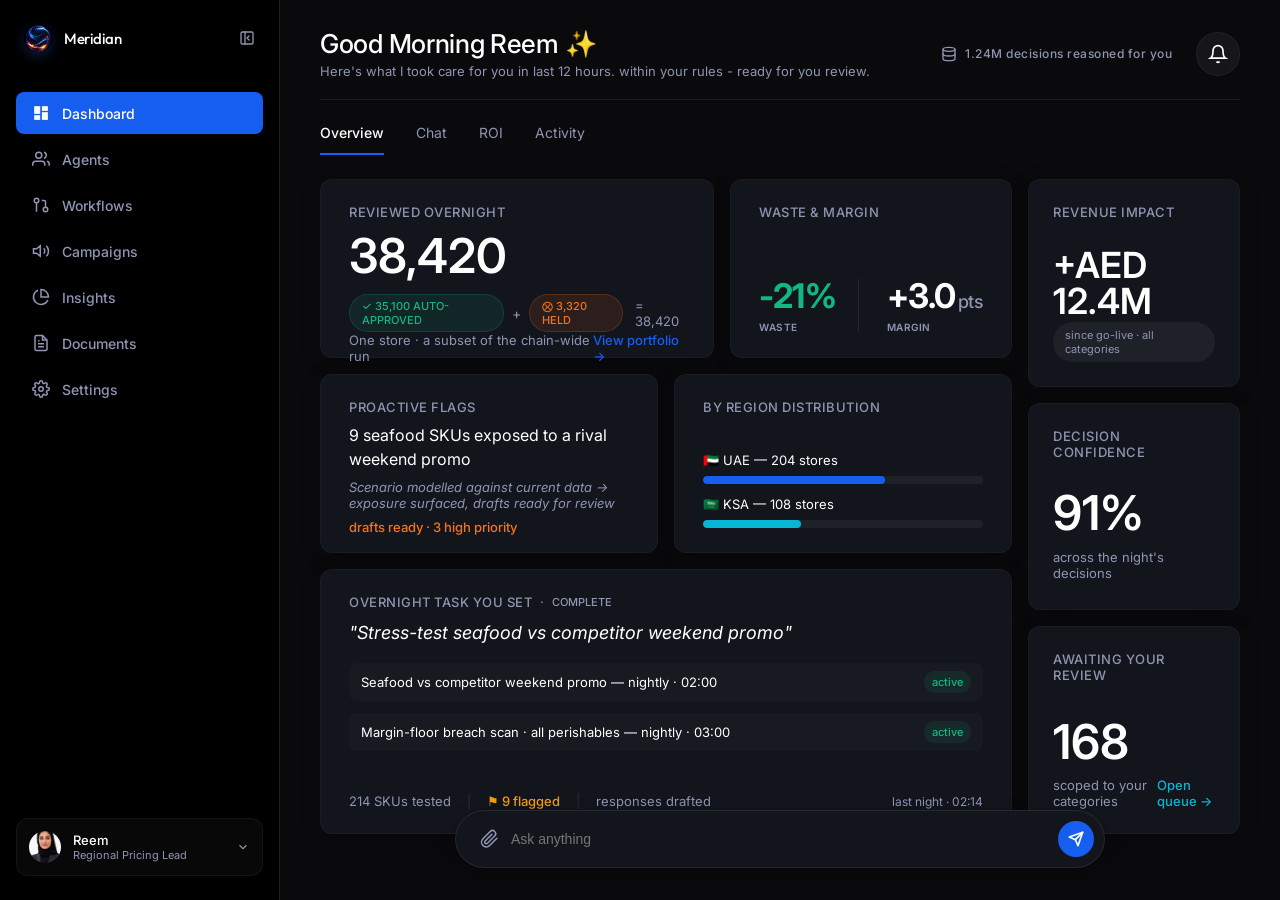
<file: index.html>
<!DOCTYPE html>
<html lang="en">

<head>
  <meta charset="UTF-8">
  <meta name="viewport" content="width=device-width, initial-scale=1.0">
  <title>Meridian - Dark AI</title>
  <link rel="stylesheet" href="styles.css">
</head>

<body>

  <!-- Sidebar -->
  <aside class="sidebar"
    style="background: #000000; padding: 24px 16px; border-right: 1px solid rgba(255,255,255,0.12);">
    <div class="logo-area"
      style="display: flex; align-items: center; justify-content: space-between; margin-bottom: 40px; padding: 0 8px;">
      <div style="display: flex; align-items: center; gap: 12px;">
        <div class="logo-icon"
          style="width: 28px; height: 28px; border-radius: 50%; overflow: hidden; display: flex; align-items: center; justify-content: center; background: #000;">
          <img src="logo.jpg" alt="Logo" style="width: 100%; height: 100%; object-fit: cover;">
        </div>
        <div class="logo-text" style="font-size: 15px; font-weight: 500; color: #fff;">Meridian</div>
      </div>
      <svg viewBox="0 0 24 24" width="16" height="16" fill="none" stroke="#8F95B2" stroke-width="2"
        stroke-linecap="round" stroke-linejoin="round">
        <rect x="3" y="3" width="18" height="18" rx="2" ry="2"></rect>
        <line x1="9" y1="3" x2="9" y2="21"></line>
        <polyline points="15 9 12 12 15 15"></polyline>
      </svg>
    </div>

    <nav class="nav-menu" style="display: flex; flex-direction: column; gap: 4px;">
      <a href="#" class="nav-item active"
        style="background: #155EEF; color: #fff; padding: 12px 16px; border-radius: 8px; display: flex; align-items: center; gap: 12px; font-size: 14px; font-weight: 500; text-decoration: none; border-left: none;">
        <img src="dashboard-icon.png" style="width: 18px; height: 18px; object-fit: contain; mix-blend-mode: screen;">
        Dashboard
      </a>
      <a href="#" class="nav-item"
        style="color: #8F95B2; padding: 12px 16px; border-radius: 8px; display: flex; align-items: center; gap: 12px; font-size: 14px; font-weight: 500; text-decoration: none;">
        <svg viewBox="0 0 24 24" width="18" height="18" fill="none" stroke="currentColor" stroke-width="2">
          <path d="M17 21v-2a4 4 0 0 0-4-4H5a4 4 0 0 0-4 4v2"></path>
          <circle cx="9" cy="7" r="4"></circle>
          <path d="M23 21v-2a4 4 0 0 0-3-3.87"></path>
          <path d="M16 3.13a4 4 0 0 1 0 7.75"></path>
        </svg>
        Agents
      </a>
      <a href="#" class="nav-item"
        style="color: #8F95B2; padding: 12px 16px; border-radius: 8px; display: flex; align-items: center; gap: 12px; font-size: 14px; font-weight: 500; text-decoration: none;">
        <svg viewBox="0 0 24 24" width="18" height="18" fill="none" stroke="currentColor" stroke-width="2">
          <circle cx="18" cy="18" r="3"></circle>
          <circle cx="6" cy="6" r="3"></circle>
          <path d="M13 6h3a2 2 0 0 1 2 2v7"></path>
          <line x1="6" y1="9" x2="6" y2="21"></line>
        </svg>
        Workflows
      </a>
      <a href="#" class="nav-item"
        style="color: #8F95B2; padding: 12px 16px; border-radius: 8px; display: flex; align-items: center; gap: 12px; font-size: 14px; font-weight: 500; text-decoration: none;">
        <svg viewBox="0 0 24 24" width="18" height="18" fill="none" stroke="currentColor" stroke-width="2">
          <polygon points="11 5 6 9 2 9 2 15 6 15 11 19 11 5"></polygon>
          <path d="M19.07 4.93a10 10 0 0 1 0 14.14M15.54 8.46a5 5 0 0 1 0 7.07"></path>
        </svg>
        Campaigns
      </a>
      <a href="#" class="nav-item"
        style="color: #8F95B2; padding: 12px 16px; border-radius: 8px; display: flex; align-items: center; gap: 12px; font-size: 14px; font-weight: 500; text-decoration: none;">
        <svg viewBox="0 0 24 24" width="18" height="18" fill="none" stroke="currentColor" stroke-width="2">
          <path d="M21.21 15.89A10 10 0 1 1 8 2.83"></path>
          <path d="M22 12A10 10 0 0 0 12 2v10z"></path>
        </svg>
        Insights
      </a>
      <a href="#" class="nav-item"
        style="color: #8F95B2; padding: 12px 16px; border-radius: 8px; display: flex; align-items: center; gap: 12px; font-size: 14px; font-weight: 500; text-decoration: none;">
        <svg viewBox="0 0 24 24" width="18" height="18" fill="none" stroke="currentColor" stroke-width="2">
          <path d="M14 2H6a2 2 0 0 0-2 2v16a2 2 0 0 0 2 2h12a2 2 0 0 0 2-2V8z"></path>
          <polyline points="14 2 14 8 20 8"></polyline>
          <line x1="16" y1="13" x2="8" y2="13"></line>
          <line x1="16" y1="17" x2="8" y2="17"></line>
          <polyline points="10 9 9 9 8 9"></polyline>
        </svg>
        Documents
      </a>
      <a href="#" class="nav-item"
        style="color: #8F95B2; padding: 12px 16px; border-radius: 8px; display: flex; align-items: center; gap: 12px; font-size: 14px; font-weight: 500; text-decoration: none;">
        <svg viewBox="0 0 24 24" width="18" height="18" fill="none" stroke="currentColor" stroke-width="2">
          <circle cx="12" cy="12" r="3"></circle>
          <path
            d="M19.4 15a1.65 1.65 0 0 0 .33 1.82l.06.06a2 2 0 0 1 0 2.83 2 2 0 0 1-2.83 0l-.06-.06a1.65 1.65 0 0 0-1.82-.33 1.65 1.65 0 0 0-1 1.51V21a2 2 0 0 1-2 2 2 2 0 0 1-2-2v-.09A1.65 1.65 0 0 0 9 19.4a1.65 1.65 0 0 0-1.82.33l-.06.06a2 2 0 0 1-2.83 0 2 2 0 0 1 0-2.83l.06-.06A1.65 1.65 0 0 0 4.68 15a1.65 1.65 0 0 0-1.51-1H3a2 2 0 0 1-2-2 2 2 0 0 1 2-2h.09A1.65 1.65 0 0 0 4.6 9a1.65 1.65 0 0 0-.33-1.82l-.06-.06a2 2 0 0 1 0-2.83 2 2 0 0 1 2.83 0l.06.06A1.65 1.65 0 0 0 9 4.68a1.65 1.65 0 0 0 1-1.51V3a2 2 0 0 1 2-2 2 2 0 0 1 2 2v.09a1.65 1.65 0 0 0 1 1.51 1.65 1.65 0 0 0 1.82-.33l.06-.06a2 2 0 0 1 2.83 0 2 2 0 0 1 0 2.83l-.06.06a1.65 1.65 0 0 0-.33 1.82V9a1.65 1.65 0 0 0 1.51 1H21a2 2 0 0 1 2 2 2 2 0 0 1-2 2h-.09a1.65 1.65 0 0 0-1.51 1z">
          </path>
        </svg>
        Settings
      </a>
    </nav>

    <div class="sidebar-profile"
      style="position: absolute; bottom: 24px; left: 16px; right: 16px; display: flex; align-items: center; justify-content: space-between; padding: 12px; background: rgba(255, 255, 255, 0.03); border: 1px solid rgba(255,255,255,0.05); border-radius: 12px; cursor: pointer;">
      <div style="display: flex; align-items: center; gap: 12px;">
        <div style="width: 32px; height: 32px; border-radius: 50%; overflow: hidden;">
          <img src="profile.jpg" alt="Profile"
            style="width: 100%; height: 100%; object-fit: cover; object-position: center 20%; transform: scale(1.3);">
        </div>
        <div style="display: flex; flex-direction: column;">
          <span style="font-size: 13px; font-weight: 500; color: #fff;">Reem</span>
          <span style="font-size: 11px; color: #8F95B2;">Regional Pricing Lead</span>
        </div>
      </div>
      <svg viewBox="0 0 24 24" width="14" height="14" fill="none" stroke="#8F95B2" stroke-width="2">
        <polyline points="6 9 12 15 18 9"></polyline>
      </svg>
    </div>
  </aside>

  <!-- Main Content -->
  <main class="main-content">





    <!-- Scrollable Content -->
    <div class="content-scroll"
      style="padding: 28px 40px; height: 100vh; overflow: hidden; display: flex; flex-direction: column; background: #0A0A0C;">

      <!-- Welcome Header -->
      <div
        style="margin-bottom: 24px; display: flex; justify-content: space-between; align-items: center; border-bottom: 1px solid rgba(255,255,255,0.08); padding-bottom: 20px; flex-shrink: 0;">
        <div>
          <h1 style="font-size: 26px; font-weight: 500; color: #FFFFFF; margin-bottom: 4px; letter-spacing: -0.3px;">
            Good Morning Reem ✨</h1>
          <p style="font-size: 13px; color: #8F95B2;">Here's what I took care for you in last 12 hours. within your
            rules - ready for you review.</p>
        </div>
        <div style="display: flex; align-items: center; gap: 24px;">
          <div style="display: flex; align-items: center; gap: 8px;">
            <svg viewBox="0 0 24 24" width="16" height="16" fill="none" stroke="#8F95B2" stroke-width="2"
              stroke-linecap="round" stroke-linejoin="round">
              <ellipse cx="12" cy="5" rx="9" ry="3"></ellipse>
              <path d="M21 12c0 1.66-4 3-9 3s-9-1.34-9-3"></path>
              <path d="M3 5v14c0 1.66 4 3 9 3s9-1.34 9-3V5"></path>
            </svg>
            <span style="font-size: 12px; color: #8F95B2; letter-spacing: 0.5px; font-weight: 500;">1.24M decisions
              reasoned for you</span>
          </div>
          <button class="notification-btn"
            style="background: rgba(255,255,255,0.05); border: 1px solid rgba(255,255,255,0.05); border-radius: 50%; width: 44px; height: 44px; display: flex; align-items: center; justify-content: center; cursor: pointer;">
            <svg viewBox="0 0 24 24" width="20" height="20" fill="none" stroke="#FFFFFF" stroke-width="2">
              <path d="M18 8A6 6 0 0 0 6 8c0 7-3 9-3 9h18s-3-2-3-9"></path>
              <path d="M13.73 21a2 2 0 0 1-3.46 0"></path>
            </svg>
          </button>
        </div>
      </div>



      <!-- Navigation Tabs -->
      <div style="display: flex; gap: 32px; margin-bottom: 24px; padding-bottom: 0;">
        <div
          style="padding-bottom: 12px; border-bottom: 2px solid #155EEF; color: #FFFFFF; font-size: 14px; font-weight: 500; cursor: pointer;">
          Overview</div>
        <a href="chat.html"
          style="padding-bottom: 12px; color: #8F95B2; font-size: 14px; font-weight: 400; cursor: pointer; text-decoration: none;">Chat</a>
        <a href="roi.html"
          style="padding-bottom: 12px; color: #8F95B2; font-size: 14px; font-weight: 400; cursor: pointer; text-decoration: none;">ROI</a>
        <div style="padding-bottom: 12px; color: #8F95B2; font-size: 14px; font-weight: 400; cursor: pointer;">Activity
        </div>
      </div>
      <!-- Bento Layout: Left + Right columns -->
      <div
        style="display: flex; gap: 16px; width: 100%; align-items: stretch; height: calc(100vh - 225px); min-height: 0; padding-bottom: 20px;">
        <!-- ===== LEFT SECTION ===== -->
        <div style="flex: 3; display: flex; flex-direction: column; gap: 16px; min-width: 0;">

          <!-- ROW 1: Blocks 1, 3 -->
          <div style="flex: 1; display: flex; gap: 16px; min-height: 0;">
            <!-- Block 1: REVIEWED OVERNIGHT -->
            <div class="glass-panel"
              style="flex: 1.5; display: flex; flex-direction: column; justify-content: space-between; padding: 24px 28px; background: #13151D; border: 1px solid rgba(255,255,255,0.03); border-radius: 12px; box-shadow: 0 4px 20px rgba(0,0,0,0.2);">
              <div>
                <div
                  style="font-size: 13px; font-weight: 500; color: #8F95B2; letter-spacing: 0.5px; text-transform: uppercase; margin-bottom: 12px;">
                  REVIEWED OVERNIGHT</div>
                <div style="font-size: 48px; font-weight: 600; color: #FFFFFF; line-height: 1;">38,420</div>
                <div style="display: flex; align-items: center; gap: 8px; margin-top: 14px;">
                  <span
                    style="display: inline-flex; align-items: center; padding: 4px 12px; background: rgba(16, 185, 129, 0.1); border: 1px solid rgba(16, 185, 129, 0.2); border-radius: 100px; font-size: 11px; color: #10B981; font-weight: 500;">✓
                    35,100 AUTO-APPROVED</span>
                  <span style="color: #8F95B2; font-size: 14px;">+</span>
                  <span
                    style="display: inline-flex; align-items: center; padding: 4px 12px; background: rgba(249, 115, 22, 0.1); border: 1px solid rgba(249, 115, 22, 0.2); border-radius: 100px; font-size: 11px; color: #F97316; font-weight: 500;">⨂
                    3,320 HELD</span>
                  <span style="color: #8F95B2; font-size: 13px; margin-left: 4px;">= 38,420</span>
                </div>
              </div>
              <div
                style="font-size: 13px; color: #8F95B2; display: flex; justify-content: space-between; align-items: center; width: 100%; margin-top: auto;">
                <span>One store · a subset of the chain-wide run</span>
                <a href="#" style="color: #155EEF; text-decoration: none; font-weight: 500;">View portfolio &rarr;</a>
              </div>
            </div>

            <!-- Block 3: WASTE & MARGIN -->
            <div class="glass-panel"
              style="flex: 1; display: flex; flex-direction: column; justify-content: space-between; padding: 24px 28px; background: #13151D; border: 1px solid rgba(255,255,255,0.03); border-radius: 12px; box-shadow: 0 4px 20px rgba(0,0,0,0.2);">
              <div
                style="font-size: 13px; font-weight: 500; color: #8F95B2; letter-spacing: 0.5px; text-transform: uppercase; margin-bottom: 12px;">
                WASTE & MARGIN</div>

              <div style="display: grid; grid-template-columns: 1fr 1fr; gap: 16px; width: 100%; align-items: center;">
                <!-- Left Column: Waste (Positive Impact) -->
                <div
                  style="display: flex; flex-direction: column; gap: 4px; border-right: 1px solid rgba(255, 255, 255, 0.08); padding-right: 8px;">
                  <div
                    style="font-size: 34px; font-weight: 700; color: #10B981; line-height: 1; letter-spacing: -0.5px;">
                    -21%</div>
                  <div
                    style="font-size: 10px; color: #8F95B2; font-weight: 600; letter-spacing: 0.5px; text-transform: uppercase; margin-top: 4px;">
                    WASTE</div>
                </div>

                <!-- Right Column: Margin (Growth Impact) -->
                <div style="display: flex; flex-direction: column; gap: 4px; padding-left: 12px;">
                  <div
                    style="font-size: 34px; font-weight: 700; color: #FFFFFF; line-height: 1; letter-spacing: -0.5px;">
                    +3.0<span style="font-size: 18px; font-weight: 500; color: #8F95B2; margin-left: 2px;">pts</span>
                  </div>
                  <div
                    style="font-size: 10px; color: #8F95B2; font-weight: 600; letter-spacing: 0.5px; text-transform: uppercase; margin-top: 4px;">
                    MARGIN</div>
                </div>
              </div>
            </div>
          </div>

          <!-- ROW 2: Blocks 7 & 8 -->
          <div style="flex: 1; display: flex; gap: 16px; min-height: 0;">
            <!-- Block 7: PROACTIVE FLAGS -->
            <div class="glass-panel"
              style="flex: 1; display: flex; flex-direction: column; justify-content: space-between; padding: 24px 28px; background: #13151D; border: 1px solid rgba(255,255,255,0.03); border-radius: 12px; box-shadow: 0 4px 20px rgba(0,0,0,0.2);">
              <div>
                <div
                  style="font-size: 13px; font-weight: 500; color: #8F95B2; letter-spacing: 0.5px; text-transform: uppercase; margin-bottom: 8px; display: flex; align-items: center; gap: 6px;">
                  PROACTIVE FLAGS
                </div>
                <div style="font-size: 16px; color: #FFFFFF; line-height: 1.5; margin-bottom: 8px;">9 seafood SKUs
                  exposed to a rival weekend promo</div>
                <div style="font-size: 13px; color: #8F95B2; font-style: italic;">Scenario modelled against current data
                  &rarr; exposure surfaced, drafts ready for review</div>
              </div>
              <div style="font-size: 13px; color: #F97316; font-weight: 500; margin-top: 8px;">
                drafts ready · 3 high priority
              </div>
            </div>

            <!-- Block 8: REGIONAL DEPLOYMENT MATRIX -->
            <div class="glass-panel"
              style="flex: 1; display: flex; flex-direction: column; justify-content: space-between; padding: 24px 28px; background: #13151D; border: 1px solid rgba(255,255,255,0.03); border-radius: 12px; box-shadow: 0 4px 20px rgba(0,0,0,0.2);">
              <div
                style="font-size: 13px; font-weight: 500; color: #8F95B2; letter-spacing: 0.5px; text-transform: uppercase; margin-bottom: 8px;">
                BY REGION DISTRIBUTION</div>

              <div style="display: flex; flex-direction: column; gap: 12px;">
                <!-- Row A -->
                <div>
                  <div style="font-size: 13px; color: #FFFFFF; margin-bottom: 8px;">🇦🇪 UAE — 204 stores</div>
                  <div
                    style="height: 8px; background: rgba(255,255,255,0.05); border-radius: 4px; position: relative; width: 100%; overflow: hidden;">
                    <div
                      style="position: absolute; top: 0; left: 0; height: 100%; width: 65%; background: #155EEF; border-radius: 4px;">
                    </div>
                  </div>
                </div>
                <!-- Row B -->
                <div>
                  <div style="font-size: 13px; color: #FFFFFF; margin-bottom: 8px;">🇸🇦 KSA — 108 stores</div>
                  <div
                    style="height: 8px; background: rgba(255,255,255,0.05); border-radius: 4px; position: relative; width: 100%; overflow: hidden;">
                    <div
                      style="position: absolute; top: 0; left: 0; height: 100%; width: 35%; background: #06B6D4; border-radius: 4px;">
                    </div>
                  </div>
                </div>
              </div>
            </div>
          </div>

          <!-- ROW 3: Block 5 -->
          <div class="glass-panel"
            style="flex: 1.2; display: flex; flex-direction: column; justify-content: space-between; padding: 24px 28px; background: #13151D; border: 1px solid rgba(255,255,255,0.03); border-radius: 12px; box-shadow: 0 4px 20px rgba(0,0,0,0.2); min-height: 0;">
            <div>
              <div style="display: flex; align-items: center; gap: 8px; margin-bottom: 12px;">
                <div
                  style="font-size: 13px; font-weight: 500; color: #8F95B2; letter-spacing: 0.5px; text-transform: uppercase;">
                  OVERNIGHT TASK YOU SET</div>
                <span style="font-size: 13px; color: #8F95B2;">·</span>
                <span
                  style="font-size: 11px; font-weight: 500; color: #8F95B2; text-transform: uppercase;">COMPLETE</span>
              </div>

              <div style="font-size: 18px; font-style: italic; color: #FFFFFF; margin-bottom: 20px;">"Stress-test
                seafood vs competitor weekend promo"</div>

              <div style="display: flex; flex-direction: column; gap: 12px; margin-bottom: 14px;">
                <div
                  style="display: flex; align-items: center; justify-content: space-between; padding: 8px 12px; background: rgba(255,255,255,0.02); border-radius: 8px;">
                  <div style="font-size: 13px; color: #FFFFFF;">Seafood vs competitor weekend promo — nightly · 02:00
                  </div>
                  <span
                    style="font-size: 11px; font-weight: 500; color: #10B981; background: rgba(16, 185, 129, 0.1); padding: 4px 8px; border-radius: 100px;">active</span>
                </div>
                <div
                  style="display: flex; align-items: center; justify-content: space-between; padding: 8px 12px; background: rgba(255,255,255,0.02); border-radius: 8px;">
                  <div style="font-size: 13px; color: #FFFFFF;">Margin-floor breach scan · all perishables — nightly ·
                    03:00</div>
                  <span
                    style="font-size: 11px; font-weight: 500; color: #10B981; background: rgba(16, 185, 129, 0.1); padding: 4px 8px; border-radius: 100px;">active</span>
                </div>
              </div>
            </div>

            <div
              style="display: flex; align-items: center; justify-content: space-between; font-size: 13px; color: #8F95B2;">
              <div style="display: flex; align-items: center; gap: 16px;">
                <span>214 SKUs tested</span>
                <span style="color: rgba(255,255,255,0.1);">|</span>
                <span style="color: #F59E0B; font-weight: 500;">⚑ 9 flagged</span>
                <span style="color: rgba(255,255,255,0.1);">|</span>
                <span>responses drafted</span>
              </div>
              <div style="font-size: 12px;">last night · 02:14</div>
            </div>
          </div>

        </div>

        <!-- ===== RIGHT SECTION ===== -->
        <div style="flex: 0 0 23%; display: flex; flex-direction: column; gap: 16px; min-width: 0;">

          <!-- Block 2: REVENUE IMPACT -->
          <div class="glass-panel"
            style="flex: 1; display: flex; flex-direction: column; justify-content: space-between; padding: 24px; background: #13151D; border: 1px solid rgba(255,255,255,0.03); border-radius: 12px; box-shadow: 0 4px 20px rgba(0,0,0,0.2);">
            <div
              style="font-size: 13px; font-weight: 500; color: #8F95B2; letter-spacing: 0.5px; text-transform: uppercase; margin-bottom: 24px;">
              REVENUE IMPACT</div>
            <div
              style="display: flex; flex-direction: column; align-items: flex-start; justify-content: center; flex: 1;">
              <div style="font-size: 36px; font-weight: 600; color: #FFFFFF; line-height: 1;">+AED 12.4M</div>
            </div>
            <div style="margin-top: auto;">
              <span
                style="display: inline-flex; padding: 6px 12px; background: rgba(255,255,255,0.05); border-radius: 100px; font-size: 11px; color: #8F95B2;">since
                go-live · all categories</span>
            </div>
          </div>

          <!-- Block 4: DECISION CONFIDENCE -->
          <div class="glass-panel"
            style="flex: 1; display: flex; flex-direction: column; justify-content: space-between; padding: 24px; background: #13151D; border: 1px solid rgba(255,255,255,0.03); border-radius: 12px; box-shadow: 0 4px 20px rgba(0,0,0,0.2);">
            <div
              style="font-size: 13px; font-weight: 500; color: #8F95B2; letter-spacing: 0.5px; text-transform: uppercase; margin-bottom: 24px;">
              DECISION CONFIDENCE</div>
            <div
              style="display: flex; flex-direction: column; align-items: flex-start; justify-content: center; flex: 1;">
              <div style="font-size: 48px; font-weight: 600; color: #FFFFFF; line-height: 1; margin-bottom: 12px;">91%
              </div>
              <div style="font-size: 13px; color: #8F95B2;">across the night's decisions</div>
            </div>
          </div>

          <!-- Block 6: AWAITING YOUR REVIEW -->
          <div class="glass-panel"
            style="flex: 1; display: flex; flex-direction: column; justify-content: space-between; padding: 24px; background: #13151D; border: 1px solid rgba(255,255,255,0.03); border-radius: 12px; box-shadow: 0 4px 20px rgba(0,0,0,0.2);">
            <div
              style="font-size: 13px; font-weight: 500; color: #8F95B2; letter-spacing: 0.5px; text-transform: uppercase; margin-bottom: 24px;">
              AWAITING YOUR REVIEW</div>
            <div
              style="display: flex; flex-direction: column; align-items: flex-start; justify-content: center; flex: 1;">
              <div style="font-size: 48px; font-weight: 600; color: #FFFFFF; line-height: 1;">168</div>
            </div>
            <div
              style="font-size: 13px; color: #8F95B2; display: flex; justify-content: space-between; align-items: center; width: 100%; margin-top: auto;">
              <span>scoped to your categories</span>
              <a href="#" style="color: #06B6D4; text-decoration: none; font-weight: 500;">Open queue &rarr;</a>
            </div>
          </div>

        </div>
      </div>

    </div>
    </div>

    <!-- Floating Prompt Box -->
    <style>
      .prompt-box {
        position: fixed;
        bottom: 32px;
        left: calc(280px + (100vw - 280px) / 2);
        transform: translateX(-50%);
        width: 650px;
        background: #13151D;
        border: 1px solid rgba(255, 255, 255, 0.08);
        border-radius: 100px;
        padding: 10px 10px 10px 24px;
        display: flex;
        align-items: center;
        justify-content: space-between;
        box-shadow: 0 4px 16px rgba(0, 0, 0, 0.3);
        z-index: 1000;
        transition: all 0.35s cubic-bezier(0.4, 0, 0.2, 1);
      }

      .prompt-box:hover {
        border-color: transparent;
        background: linear-gradient(#13151D, #13151D) padding-box,
          linear-gradient(135deg, #155EEF, #A855F7, #06B6D4) border-box;
        border: 1px solid transparent;
        box-shadow: 0 8px 32px rgba(21, 94, 239, 0.25), 0 0 60px rgba(168, 85, 247, 0.1);
      }
    </style>
    <div class="prompt-box">
      <div style="display: flex; align-items: center; gap: 12px; flex: 1;">
        <svg viewBox="0 0 24 24" width="20" height="20" fill="none" stroke="#8F95B2" stroke-width="2"
          stroke-linecap="round" stroke-linejoin="round">
          <path
            d="M21.44 11.05l-9.19 9.19a6 6 0 0 1-8.49-8.49l9.19-9.19a4 4 0 0 1 5.66 5.66l-9.2 9.19a2 2 0 0 1-2.83-2.83l8.49-8.48">
          </path>
        </svg>
        <input type="text" placeholder="Ask anything"
          style="background: transparent; border: none; color: #FFFFFF; font-size: 14px; outline: none; width: 100%;">
      </div>
      <button
        style="background: #155EEF; border: none; border-radius: 50%; width: 36px; height: 36px; display: flex; align-items: center; justify-content: center; cursor: pointer; margin-left: 12px;">
        <svg viewBox="0 0 24 24" width="16" height="16" fill="none" stroke="#FFFFFF" stroke-width="2.5"
          stroke-linecap="round" stroke-linejoin="round">
          <line x1="22" y1="2" x2="11" y2="13"></line>
          <polygon points="22 2 15 22 11 13 2 9 22 2"></polygon>
        </svg>
      </button>
    </div>
  </main>

</body>

</html>
</file>
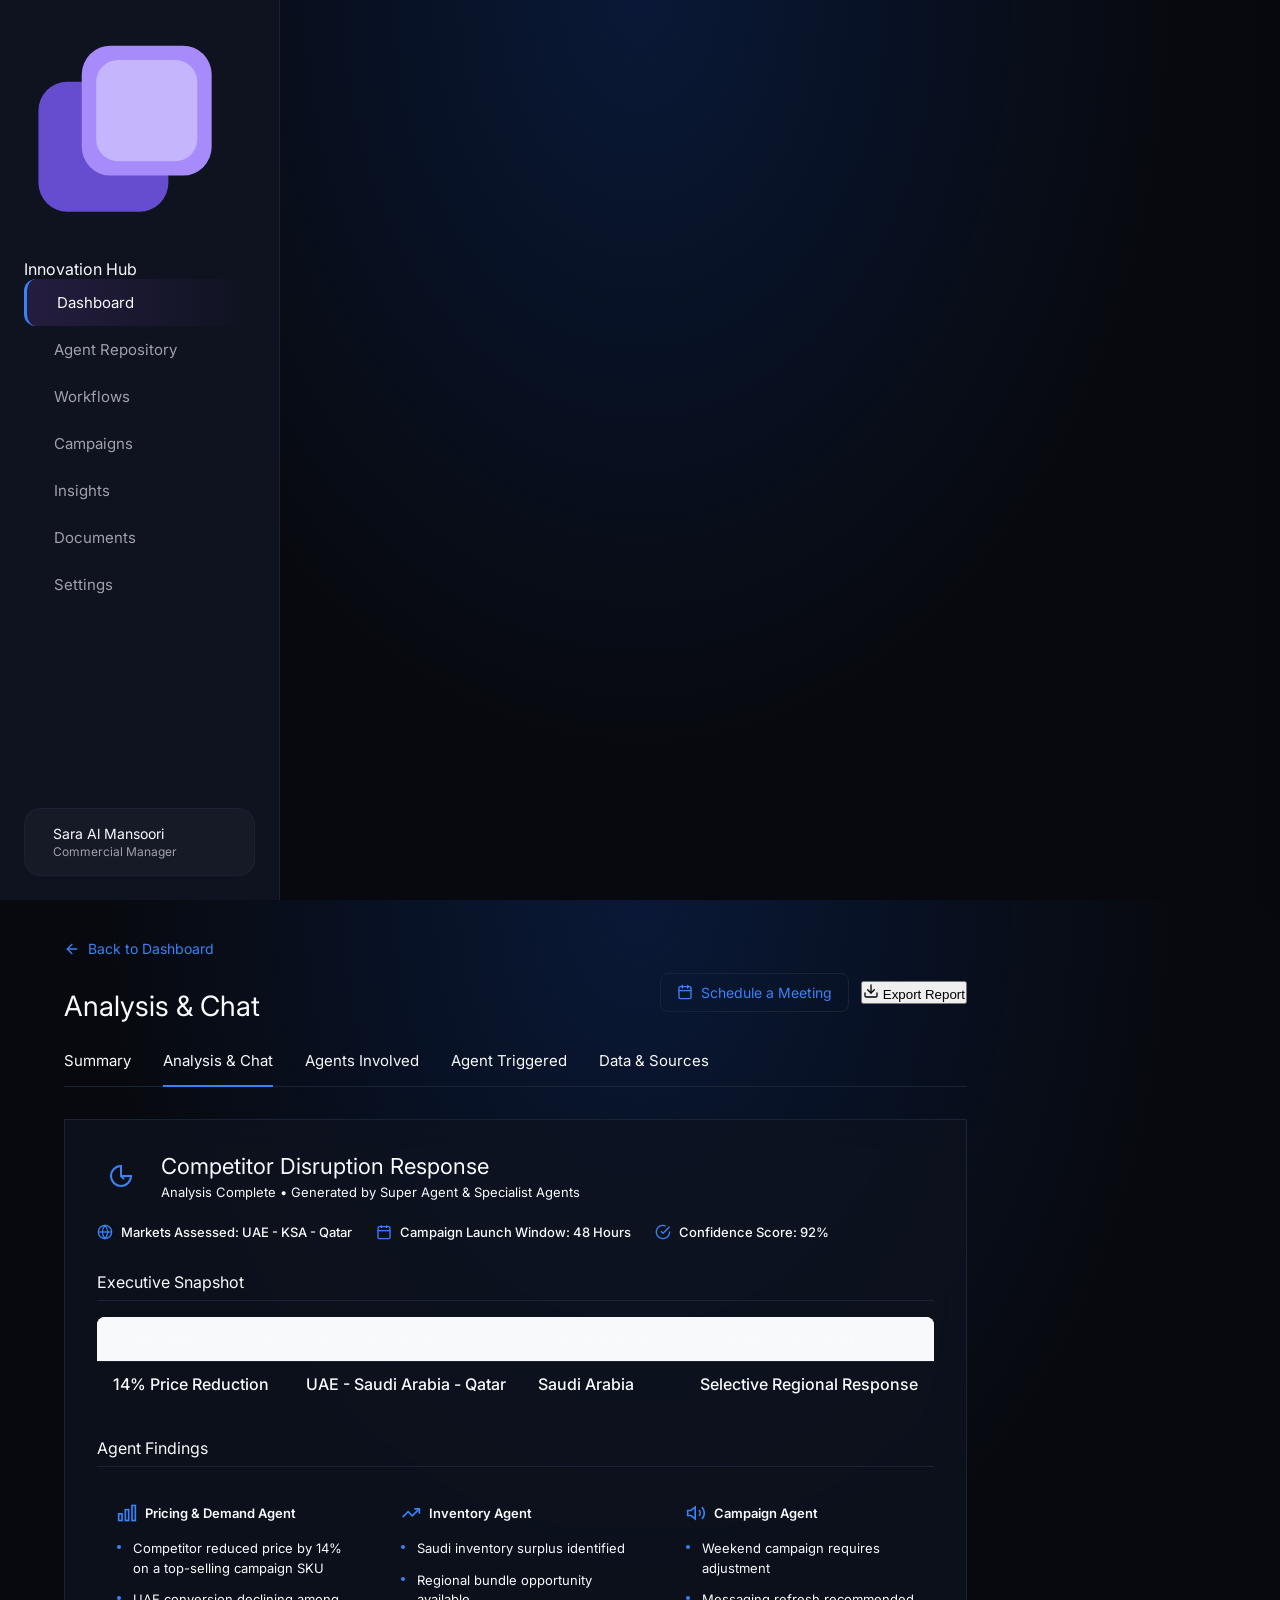
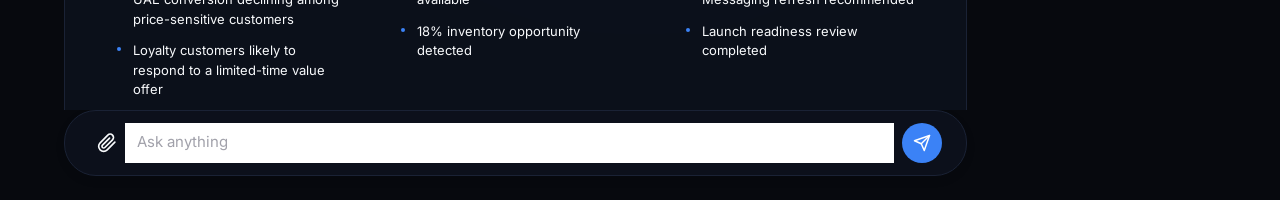
<file: analysis.html>
<!DOCTYPE html>
<html lang="en">
<head>
  <meta charset="UTF-8">
  <meta name="viewport" content="width=1920">
  <title>Innovation Hub — Analysis & Chat</title>
  <meta name="description" content="Innovation Hub Analysis and Chat page">
  <link rel="preconnect" href="https://fonts.googleapis.com">
  <link rel="preconnect" href="https://fonts.gstatic.com" crossorigin>
  <link href="https://fonts.googleapis.com/css2?family=Inter:wght@400;500;600;700&display=swap" rel="stylesheet">
  <link rel="stylesheet" href="styles.css">
</head>
<body>

<div class="dashboard-layout">

  <!-- ===================== SIDEBAR ===================== -->
  <aside class="sidebar" id="sidebar">
    <!-- Sidebar Header -->
    <div class="sidebar-header">
      <div class="sidebar-logo">
        <div class="sidebar-logo-icon">
          <!-- Purple cube-like icon -->
          <svg viewBox="0 0 32 32" fill="none" xmlns="http://www.w3.org/2000/svg">
            <rect x="2" y="8" width="18" height="18" rx="4" fill="#7C5CFC" opacity="0.8"/>
            <rect x="8" y="3" width="18" height="18" rx="4" fill="#A78BFA"/>
            <rect x="10" y="5" width="14" height="14" rx="3" fill="#C4B5FD"/>
          </svg>
        </div>
        <span class="sidebar-logo-text">Innovation Hub</span>
      </div>
    </div>

    <!-- Navigation -->
    <nav class="sidebar-nav">
      <a href="index.html" class="nav-item active" style="text-decoration: none;">
        <span class="nav-icon">
          <svg xmlns="http://www.w3.org/2000/svg" viewBox="0 0 24 24" fill="none" stroke="currentColor" stroke-width="2" stroke-linecap="round" stroke-linejoin="round">
            <rect x="3" y="3" width="7" height="7" rx="1"/>
            <rect x="14" y="3" width="7" height="7" rx="1"/>
            <rect x="3" y="14" width="7" height="7" rx="1"/>
            <rect x="14" y="14" width="7" height="7" rx="1"/>
          </svg>
        </span>
        <span>Dashboard</span>
      </a>
      <div class="nav-item">
        <span class="nav-icon">
          <svg xmlns="http://www.w3.org/2000/svg" viewBox="0 0 24 24" fill="none" stroke="currentColor" stroke-width="2" stroke-linecap="round" stroke-linejoin="round">
            <circle cx="12" cy="12" r="10"/>
            <circle cx="12" cy="10" r="3"/>
            <path d="M7 20.662V19a2 2 0 0 1 2-2h6a2 2 0 0 1 2 2v1.662"/>
          </svg>
        </span>
        <span>Agent Repository</span>
      </div>
      <div class="nav-item">
        <span class="nav-icon">
          <svg xmlns="http://www.w3.org/2000/svg" viewBox="0 0 24 24" fill="none" stroke="currentColor" stroke-width="2" stroke-linecap="round" stroke-linejoin="round">
            <line x1="6" y1="3" x2="6" y2="15"/>
            <circle cx="18" cy="6" r="3"/>
            <circle cx="6" cy="18" r="3"/>
            <path d="M18 9a9 9 0 0 1-9 9"/>
          </svg>
        </span>
        <span>Workflows</span>
      </div>
      <div class="nav-item">
        <span class="nav-icon">
          <svg xmlns="http://www.w3.org/2000/svg" viewBox="0 0 24 24" fill="none" stroke="currentColor" stroke-width="2" stroke-linecap="round" stroke-linejoin="round">
            <path d="m3 11 18-5v12L3 13v-2z"/>
            <path d="M11.6 16.8a3 3 0 1 1-5.8-1.6"/>
          </svg>
        </span>
        <span>Campaigns</span>
      </div>
      <div class="nav-item">
        <span class="nav-icon">
          <svg xmlns="http://www.w3.org/2000/svg" viewBox="0 0 24 24" fill="none" stroke="currentColor" stroke-width="2" stroke-linecap="round" stroke-linejoin="round">
            <path d="M21.21 15.89A10 10 0 1 1 8 2.83"/>
            <path d="M22 12A10 10 0 0 0 12 2v10z"/>
          </svg>
        </span>
        <span>Insights</span>
      </div>
      <div class="nav-item">
        <span class="nav-icon">
          <svg xmlns="http://www.w3.org/2000/svg" viewBox="0 0 24 24" fill="none" stroke="currentColor" stroke-width="2" stroke-linecap="round" stroke-linejoin="round">
            <path d="M14 2H6a2 2 0 0 0-2 2v16a2 2 0 0 0 2 2h12a2 2 0 0 0 2-2V8z"/>
            <polyline points="14 2 14 8 20 8"/>
            <line x1="16" y1="13" x2="8" y2="13"/>
            <line x1="16" y1="17" x2="8" y2="17"/>
            <polyline points="10 9 9 9 8 9"/>
          </svg>
        </span>
        <span>Documents</span>
      </div>
      <div class="nav-item">
        <span class="nav-icon">
          <svg xmlns="http://www.w3.org/2000/svg" viewBox="0 0 24 24" fill="none" stroke="currentColor" stroke-width="2" stroke-linecap="round" stroke-linejoin="round">
            <circle cx="12" cy="12" r="3"/>
            <path d="M19.4 15a1.65 1.65 0 0 0 .33 1.82l.06.06a2 2 0 0 1 0 2.83 2 2 0 0 1-2.83 0l-.06-.06a1.65 1.65 0 0 0-1.82-.33 1.65 1.65 0 0 0-1 1.51V21a2 2 0 0 1-2 2 2 2 0 0 1-2-2v-.09A1.65 1.65 0 0 0 9 19.4a1.65 1.65 0 0 0-1.82.33l-.06.06a2 2 0 0 1-2.83 0 2 2 0 0 1 0-2.83l.06-.06A1.65 1.65 0 0 0 4.68 15a1.65 1.65 0 0 0-1.51-1H3a2 2 0 0 1-2-2 2 2 0 0 1 2-2h.09A1.65 1.65 0 0 0 4.6 9a1.65 1.65 0 0 0-.33-1.82l-.06-.06a2 2 0 0 1 0-2.83 2 2 0 0 1 2.83 0l.06.06A1.65 1.65 0 0 0 9 4.68a1.65 1.65 0 0 0 1-1.51V3a2 2 0 0 1 2-2 2 2 0 0 1 2 2v.09a1.65 1.65 0 0 0 1 1.51 1.65 1.65 0 0 0 1.82-.33l.06-.06a2 2 0 0 1 2.83 0 2 2 0 0 1 0 2.83l-.06.06a1.65 1.65 0 0 0-.33 1.82V9a1.65 1.65 0 0 0 1.51 1H21a2 2 0 0 1 2 2 2 2 0 0 1-2 2h-.09a1.65 1.65 0 0 0-1.51 1z"/>
          </svg>
        </span>
        <span>Settings</span>
      </div>
    </nav>

    <!-- Profile -->
    <div class="sidebar-profile">
      <div class="profile-avatar">
        <svg viewBox="0 0 40 40" xmlns="http://www.w3.org/2000/svg">
          <defs>
            <linearGradient id="avatarGrad3" x1="0%" y1="0%" x2="100%" y2="100%">
              <stop offset="0%" style="stop-color:#8B5CF6"/>
              <stop offset="100%" style="stop-color:#C084FC"/>
            </linearGradient>
          </defs>
          <rect width="40" height="40" rx="20" fill="url(#avatarGrad3)"/>
          <text x="20" y="24" font-family="Inter, sans-serif" font-size="14" font-weight="600" fill="white" text-anchor="middle">SA</text>
        </svg>
      </div>
      <div class="profile-info">
        <div class="profile-name">Sara Al Mansoori</div>
        <div class="profile-role">Commercial Manager</div>
      </div>
      <span class="profile-chevron">
        <svg xmlns="http://www.w3.org/2000/svg" viewBox="0 0 24 24" fill="none" stroke="currentColor" stroke-width="2" stroke-linecap="round" stroke-linejoin="round">
          <polyline points="6 9 12 15 18 9"/>
        </svg>
      </span>
    </div>
  </aside>  <!-- ===================== MAIN CONTENT ===================== -->
  <main class="main-content analysis-page-content">
    <div class="analysis-scroll-area" id="analysis-scroll-area">
      <!-- Header area -->
      <div class="summary-header-wrap">
        <div class="summary-header-top">
          <a href="index.html" class="back-link">
            <svg xmlns="http://www.w3.org/2000/svg" viewBox="0 0 24 24" fill="none" stroke="currentColor" stroke-width="2" stroke-linecap="round" stroke-linejoin="round" width="16" height="16">
              <line x1="19" y1="12" x2="5" y2="12"></line>
              <polyline points="12 19 5 12 12 5"></polyline>
            </svg>
            Back to Dashboard
          </a>
        </div>
        <div class="summary-header-main">
          <div class="summary-title-col">
            <h1 class="summary-title" style="margin-top: 16px;">Analysis & Chat</h1>
          </div>
          <div class="summary-actions">
            <button class="btn-outline">
              <svg xmlns="http://www.w3.org/2000/svg" viewBox="0 0 24 24" fill="none" stroke="var(--color-primary)" stroke-width="2" stroke-linecap="round" stroke-linejoin="round" width="16" height="16">
                <rect x="3" y="4" width="18" height="18" rx="2" ry="2"></rect><line x1="16" y1="2" x2="16" y2="6"></line><line x1="8" y1="2" x2="8" y2="6"></line><line x1="3" y1="10" x2="21" y2="10"></line>
              </svg>
              <span style="color: var(--color-primary);">Schedule a Meeting</span>
            </button>
            <button class="btn-primary export-btn">
              <svg xmlns="http://www.w3.org/2000/svg" viewBox="0 0 24 24" fill="none" stroke="currentColor" stroke-width="2" stroke-linecap="round" stroke-linejoin="round" width="16" height="16">
                <path d="M21 15v4a2 2 0 0 1-2 2H5a2 2 0 0 1-2-2v-4"></path>
                <polyline points="7 10 12 15 17 10"></polyline>
                <line x1="12" y1="15" x2="12" y2="3"></line>
              </svg>
              Export Report
            </button>
          </div>
        </div>
      </div>

      <!-- Tabs -->
      <div class="summary-tabs">
        <a href="summary.html" class="tab-item" style="text-decoration: none;">Summary</a>
        <div class="tab-item active">Analysis & Chat</div>
        <div class="tab-item">Agents Involved</div>
        <div class="tab-item">Agent Triggered</div>
        <div class="tab-item">Data & Sources</div>
      </div>

      <!-- Main Card -->
            <!-- New Scenario Card Template -->
            <!-- Initial Default Scenario Card -->
      <div class="analysis-card" id="initial-scenario-card" style="display: block;">
        
        <div style="display: flex; align-items: center; gap: 16px; margin-bottom: 8px;">
          <div style="width: 48px; height: 48px; border-radius: 50%; border: 2px solid var(--color-border); display: flex; align-items: center; justify-content: center; color: var(--color-primary);">
            <svg viewBox="0 0 24 24" width="24" height="24" fill="none" stroke="currentColor" stroke-width="2"><path d="M12 2a10 10 0 1 0 10 10H12V2z"></path><path d="M12 8v4l3 3"></path></svg>
          </div>
          <div>
            <h2 class="bot-response-title" style="margin-bottom: 4px; font-size: 22px;">Competitor Disruption Response</h2>
            <div style="color: var(--color-text-secondary); font-size: 13px;">Analysis Complete • Generated by Super Agent & Specialist Agents</div>
          </div>
        </div>

        <div style="display: flex; gap: 24px; margin-top: 24px; margin-bottom: 32px; flex-wrap: wrap; color: var(--color-text-primary); font-size: 13px; font-weight: 500;">
          <div style="display: flex; align-items: center; gap: 8px;">
            <svg viewBox="0 0 24 24" width="16" height="16" fill="none" stroke="var(--color-primary)" stroke-width="2"><circle cx="12" cy="12" r="10"></circle><line x1="2" y1="12" x2="22" y2="12"></line><path d="M12 2a15.3 15.3 0 0 1 4 10 15.3 15.3 0 0 1-4 10 15.3 15.3 0 0 1-4-10 15.3 15.3 0 0 1 4-10z"></path></svg>
            <span>Markets Assessed: UAE - KSA - Qatar</span>
          </div>
          <div style="display: flex; align-items: center; gap: 8px;">
            <svg viewBox="0 0 24 24" width="16" height="16" fill="none" stroke="var(--color-primary)" stroke-width="2"><rect x="3" y="4" width="18" height="18" rx="2" ry="2"></rect><line x1="16" y1="2" x2="16" y2="6"></line><line x1="8" y1="2" x2="8" y2="6"></line><line x1="3" y1="10" x2="21" y2="10"></line></svg>
            <span>Campaign Launch Window: 48 Hours</span>
          </div>
          <div style="display: flex; align-items: center; gap: 8px;">
            <svg viewBox="0 0 24 24" width="16" height="16" fill="none" stroke="var(--color-primary)" stroke-width="2"><path d="M22 11.08V12a10 10 0 1 1-5.93-9.14"></path><polyline points="22 4 12 14.01 9 11.01"></polyline></svg>
            <span>Confidence Score: 92%</span>
          </div>
        </div>

        <!-- Executive Snapshot -->
        <div class="bot-section">
          <div class="bot-section-title" style="font-size: 16px; margin-bottom: 16px;">Executive Snapshot</div>
          <table class="agent-table">
            <thead>
              <tr style="background: #F8FAFC;">
                <th style="font-weight: 600; color: var(--color-text-primary);">Competitor Discount</th>
                <th style="font-weight: 600; color: var(--color-text-primary);">Impacted Markets</th>
                <th style="font-weight: 600; color: var(--color-text-primary);">High Risk Market</th>
                <th style="font-weight: 600; color: var(--color-text-primary);">Recommended Strategy</th>
              </tr>
            </thead>
            <tbody>
              <tr>
                <td style="font-weight: 500;">14% Price Reduction</td>
                <td style="font-weight: 500;">UAE - Saudi Arabia - Qatar</td>
                <td style="font-weight: 500;">Saudi Arabia</td>
                <td style="font-weight: 500;">Selective Regional Response</td>
              </tr>
            </tbody>
          </table>
        </div>

        <!-- Agent Findings -->
        <div class="bot-section">
          <div class="bot-section-title" style="font-size: 16px; margin-bottom: 16px;">Agent Findings</div>
          <div style="display: grid; grid-template-columns: repeat(auto-fit, minmax(200px, 1fr)); gap: 16px; margin-bottom: 24px;">
            <!-- Pricing Agent -->
            <div style="border: 1px solid var(--color-border); border-radius: 12px; padding: 20px;">
              <div style="display: flex; align-items: center; gap: 8px; margin-bottom: 16px; font-size: 13px; font-weight: 600; color: var(--color-text-primary);">
                <svg viewBox="0 0 24 24" width="20" height="20" fill="none" stroke="var(--color-primary)" stroke-width="2"><rect x="18" y="3" width="4" height="18"></rect><rect x="10" y="8" width="4" height="13"></rect><rect x="2" y="13" width="4" height="8"></rect></svg>
                Pricing & Demand Agent
              </div>
              <ul class="finding-list">
                <li>Competitor reduced price by 14% on a top-selling campaign SKU</li>
                <li>UAE conversion declining among price-sensitive customers</li>
                <li>Loyalty customers likely to respond to a limited-time value offer</li>
              </ul>
            </div>
            <!-- Inventory Agent -->
            <div style="border: 1px solid var(--color-border); border-radius: 12px; padding: 20px;">
              <div style="display: flex; align-items: center; gap: 8px; margin-bottom: 16px; font-size: 13px; font-weight: 600; color: var(--color-text-primary);">
                <svg viewBox="0 0 24 24" width="20" height="20" fill="none" stroke="var(--color-primary)" stroke-width="2"><polyline points="22 7 13.5 15.5 8.5 10.5 2 17"></polyline><polyline points="16 7 22 7 22 13"></polyline></svg>
                Inventory Agent
              </div>
              <ul class="finding-list">
                <li>Saudi inventory surplus identified</li>
                <li>Regional bundle opportunity available</li>
                <li>18% inventory opportunity detected</li>
              </ul>
            </div>
            <!-- Campaign Agent -->
            <div style="border: 1px solid var(--color-border); border-radius: 12px; padding: 20px;">
              <div style="display: flex; align-items: center; gap: 8px; margin-bottom: 16px; font-size: 13px; font-weight: 600; color: var(--color-text-primary);">
                <svg viewBox="0 0 24 24" width="20" height="20" fill="none" stroke="var(--color-primary)" stroke-width="2"><polygon points="11 5 6 9 2 9 2 15 6 15 11 19 11 5"></polygon><path d="M19.07 4.93a10 10 0 0 1 0 14.14M15.54 8.46a5 5 0 0 1 0 7.07"></path></svg>
                Campaign Agent
              </div>
              <ul class="finding-list">
                <li>Weekend campaign requires adjustment</li>
                <li>Messaging refresh recommended</li>
                <li>Launch readiness review completed</li>
              </ul>
            </div>
            <!-- Super Agent -->
            <div style="border: 1px solid var(--color-border); border-radius: 12px; padding: 20px;">
              <div style="display: flex; align-items: center; gap: 8px; margin-bottom: 16px; font-size: 13px; font-weight: 600; color: var(--color-text-primary);">
                <svg viewBox="0 0 24 24" width="20" height="20" fill="none" stroke="var(--color-primary)" stroke-width="2"><path d="M13.5 2H2v11.5c0 6.35 5.15 11.5 11.5 11.5S25 19.85 25 13.5 19.85 2 13.5 2z"></path><polygon points="9.5 9 14.5 14 20.5 8 16 3"></polygon></svg>
                Super Agent
              </div>
              <ul class="finding-list">
                <li>Full price match not recommended</li>
                <li>Selective regional response advised</li>
                <li>Revenue protection prioritized over discount matching</li>
              </ul>
            </div>
          </div>
        </div>

        <!-- Response Scenario Comparison -->
        <div class="bot-section">
          <div class="bot-section-title" style="font-size: 16px; margin-bottom: 16px;">Response Scenario Comparison</div>
          <div class="bot-chart-container" style="border: 1px solid var(--color-border); border-radius: 12px; padding: 40px 24px; position: relative; margin-bottom: 24px;">
            <div class="chart-mockup" style="height: 200px;">
              <div class="chart-y-axis-left" style="left: 0;">
                <span>200</span><span>150</span><span>100</span><span>50</span><span>0</span>
                <div style="position:absolute; left:-40px; top:50%; transform:translateY(-50%) rotate(-90deg); white-space:nowrap; font-size:10px;">Revenue ($M)</div>
              </div>
              
              <!-- Custom Chart SVG matching the image -->
              <svg class="chart-line-svg" viewBox="0 0 600 200" preserveAspectRatio="none" style="z-index: 10;">
                <!-- Margin Line -->
                <polyline points="150,40 350,0 550,140" fill="none" stroke="var(--color-primary)" stroke-width="2" />
                <circle cx="150" cy="40" r="4" fill="var(--color-primary)" />
                <circle cx="350" cy="0" r="4" fill="var(--color-primary)" />
                <circle cx="550" cy="140" r="4" fill="var(--color-primary)" />
              </svg>

              <!-- Bars for Revenue -->
              <div class="chart-bar-group" style="position: absolute; bottom: 0; left: 25%; transform: translateX(-50%); width: 60px;">
                <div class="chart-bar" style="height: 140px; background-color: var(--color-primary); width: 100%;"></div>
                <div class="chart-x-axis" style="bottom: -30px; width:120px; left:-30px;">No Action</div>
              </div>
              <div class="chart-bar-group" style="position: absolute; bottom: 0; left: 58.33%; transform: translateX(-50%); width: 60px;">
                <div class="chart-bar" style="height: 170px; background-color: var(--color-primary); width: 100%;"></div>
                <div class="chart-x-axis" style="bottom: -30px; width:120px; left:-30px;">Match 20%</div>
              </div>
              <div class="chart-bar-group" style="position: absolute; bottom: 0; left: 91.66%; transform: translateX(-50%); width: 60px;">
                <div class="chart-bar" style="height: 160px; background-color: var(--color-primary); width: 100%;"></div>
                <div class="chart-x-axis" style="bottom: -30px; width:120px; left:-30px;">Tactical UAE</div>
              </div>

              <div class="chart-y-axis-right" style="right: 0;">
                <span>100</span><span>75</span><span>50</span><span>25</span><span>0</span>
                <div style="position:absolute; right:-40px; top:50%; transform:translateY(-50%) rotate(90deg); white-space:nowrap; font-size:10px;">Stock-Out Risk (%)</div>
              </div>
              
              <div class="bot-chart-legend" style="bottom: -60px; display: flex; justify-content: center; gap: 24px; position: absolute; width: 100%;">
                <div style="font-size: 12px; color: var(--color-text-secondary);"><span style="background:var(--color-primary); width:12px; height:12px; display:inline-block; margin-right:8px; border-radius:2px; vertical-align:middle;"></span>Revenue ($M)</div>
                <div style="font-size: 12px; color: var(--color-text-secondary);"><span style="background:var(--color-primary); width:12px; height:2px; display:inline-block; margin-right:8px; vertical-align:middle;"></span><span style="display:inline-block; width:6px; height:6px; background:var(--color-primary); border-radius:50%; margin-left:-11px; margin-right:5px; vertical-align:middle;"></span>Stock-Out Risk (%)</div>
              </div>
            </div>
          </div>
        </div>

        <!-- Response Strategy -->
        <div class="bot-section">
          <div class="bot-section-title" style="font-size: 16px; margin-bottom: 16px;">Response Strategy</div>
          <div style="display: grid; grid-template-columns: repeat(auto-fit, minmax(200px, 1fr)); gap: 16px;">
            <div>
              <div style="display: flex; align-items: center; gap: 8px; font-weight: 600; margin-bottom: 8px;">🇦🇪 UAE</div>
              <div style="color: var(--color-primary); font-weight: 600; margin-bottom: 4px; font-size: 14px;">Targeted Price Defense</div>
              <div style="color: var(--color-text-secondary); font-size: 13px; margin-bottom: 12px;">Selected Hero SKU</div>
              <div style="font-size: 12px; color: var(--color-text-secondary); margin-bottom: 4px;">Risk Level</div>
              <span style="display: inline-block; padding: 4px 12px; border: 1px solid var(--color-primary); border-radius: 16px; font-size: 12px; color: var(--color-primary); font-weight: 500;">Medium Risk</span>
            </div>
            <div>
              <div style="display: flex; align-items: center; gap: 8px; font-weight: 600; margin-bottom: 8px;">🇸🇦 Saudi Arabia</div>
              <div style="color: var(--color-primary); font-weight: 600; margin-bottom: 4px; font-size: 14px;">Loyalty Bundle Strategy</div>
              <div style="color: var(--color-text-secondary); font-size: 13px; margin-bottom: 12px;">Use Overstock Inventory</div>
              <div style="font-size: 12px; color: var(--color-text-secondary); margin-bottom: 4px;">Risk Level</div>
              <span style="display: inline-block; padding: 4px 12px; border: 1px solid var(--color-primary); border-radius: 16px; font-size: 12px; color: var(--color-primary); font-weight: 500;">High Risk</span>
            </div>
            <div>
              <div style="display: flex; align-items: center; gap: 8px; font-weight: 600; margin-bottom: 8px;">🇶🇦 Qatar</div>
              <div style="color: var(--color-primary); font-weight: 600; margin-bottom: 4px; font-size: 14px;">Monitor & Maintain</div>
              <div style="color: var(--color-text-secondary); font-size: 13px; margin-bottom: 12px;">No Pricing Changes</div>
              <div style="font-size: 12px; color: var(--color-text-secondary); margin-bottom: 4px;">Risk Level</div>
              <span style="display: inline-block; padding: 4px 12px; border: 1px solid var(--color-primary); border-radius: 16px; font-size: 12px; color: var(--color-primary); font-weight: 500;">Low Risk</span>
            </div>
          </div>
        </div>

        <!-- Projected Business Impact -->
        <div class="bot-section" style="margin-top: 32px;">
          <div class="bot-section-title" style="font-size: 16px; margin-bottom: 16px;">Projected Business Impact</div>
          <div style="display: grid; grid-template-columns: repeat(auto-fit, minmax(180px, 1fr)); gap: 16px;">
            <div style="display: flex; align-items: center; gap: 16px;">
              <div style="width: 40px; height: 40px; border-radius: 8px; background: var(--color-primary); display: flex; align-items: center; justify-content: center; color: white;">
                <svg viewBox="0 0 24 24" width="20" height="20" fill="none" stroke="currentColor" stroke-width="2"><polyline points="12 5 12 19"></polyline><polyline points="19 12 12 19 5 12"></polyline></svg>
              </div>
              <div>
                <div style="font-weight: 700; font-size: 16px; color: var(--color-text-primary);">AED 1.2M</div>
                <div style="font-size: 12px; color: var(--color-text-secondary);">Revenue at Risk</div>
              </div>
            </div>
            <div style="display: flex; align-items: center; gap: 16px;">
              <div style="width: 40px; height: 40px; border-radius: 8px; background: var(--color-primary); display: flex; align-items: center; justify-content: center; color: white;">
                <svg viewBox="0 0 24 24" width="20" height="20" fill="none" stroke="currentColor" stroke-width="2"><path d="M21 16V8a2 2 0 0 0-1-1.73l-7-4a2 2 0 0 0-2 0l-7 4A2 2 0 0 0 3 8v8a2 2 0 0 0 1 1.73l7 4a2 2 0 0 0 2 0l7-4A2 2 0 0 0 21 16z"></path><line x1="8" y1="12" x2="16" y2="12"></line></svg>
              </div>
              <div>
                <div style="font-weight: 700; font-size: 16px; color: var(--color-text-primary);">-4.8%</div>
                <div style="font-size: 12px; color: var(--color-text-secondary);">Margin Exposure</div>
              </div>
            </div>
            <div style="display: flex; align-items: center; gap: 16px;">
              <div style="width: 40px; height: 40px; border-radius: 8px; background: var(--color-border); display: flex; align-items: center; justify-content: center; color: var(--color-primary);">
                <svg viewBox="0 0 24 24" width="20" height="20" fill="none" stroke="currentColor" stroke-width="2"><path d="M12 2v20M17 5H9.5a3.5 3.5 0 0 0 0 7h5a3.5 3.5 0 0 1 0 7H6"></path></svg>
              </div>
              <div>
                <div style="font-weight: 700; font-size: 16px; color: var(--color-text-primary);">18%</div>
                <div style="font-size: 12px; color: var(--color-text-secondary);">Inventory Opportunity</div>
              </div>
            </div>
            <div style="display: flex; align-items: center; gap: 16px;">
              <div style="width: 40px; height: 40px; border-radius: 8px; background: var(--color-primary); display: flex; align-items: center; justify-content: center; color: white;">
                <svg viewBox="0 0 24 24" width="20" height="20" fill="none" stroke="currentColor" stroke-width="2"><path d="M13.5 2H2v11.5c0 6.35 5.15 11.5 11.5 11.5S25 19.85 25 13.5 19.85 2 13.5 2z"></path><polygon points="9.5 9 14.5 14 20.5 8 16 3"></polygon></svg>
              </div>
              <div>
                <div style="font-weight: 700; font-size: 16px; color: var(--color-text-primary);">AED 860K</div>
                <div style="font-size: 12px; color: var(--color-text-secondary);">Recommended Recovery</div>
              </div>
            </div>
          </div>
        </div>

        <!-- Recommended Actions -->
        <div class="bot-section" style="margin-top: 32px;">
          <div class="bot-section-title" style="font-size: 16px; margin-bottom: 16px;">Recommended Actions</div>
          <div style="display: grid; grid-template-columns: repeat(auto-fit, minmax(200px, 1fr)); gap: 16px;">
            <div style="display: flex; align-items: flex-start; gap: 12px; border: 1px solid var(--color-border); border-radius: 12px; padding: 16px;">
              <div style="color: var(--color-primary);"><svg viewBox="0 0 24 24" width="20" height="20" fill="none" stroke="currentColor" stroke-width="2"><path d="M20.59 13.41l-7.17 7.17a2 2 0 0 1-2.83 0L2 12V2h10l8.59 8.59a2 2 0 0 1 0 2.82z"></path><line x1="7" y1="7" x2="7.01" y2="7"></line></svg></div>
              <div>
                <div style="font-weight: 600; font-size: 14px; margin-bottom: 4px; color: var(--color-text-primary);">Pricing</div>
                <div style="font-size: 12px; color: var(--color-text-secondary);">Launch targeted UAE price defense on selected SKU</div>
              </div>
            </div>
            <div style="display: flex; align-items: flex-start; gap: 12px; border: 1px solid var(--color-border); border-radius: 12px; padding: 16px;">
              <div style="color: var(--color-primary);"><svg viewBox="0 0 24 24" width="20" height="20" fill="none" stroke="currentColor" stroke-width="2"><path d="M21 16V8a2 2 0 0 0-1-1.73l-7-4a2 2 0 0 0-2 0l-7 4A2 2 0 0 0 3 8v8a2 2 0 0 0 1 1.73l7 4a2 2 0 0 0 2 0l7-4A2 2 0 0 0 21 16z"></path><polyline points="3.27 6.96 12 12.01 20.73 6.96"></polyline><line x1="12" y1="22.08" x2="12" y2="12"></line></svg></div>
              <div>
                <div style="font-weight: 600; font-size: 14px; margin-bottom: 4px; color: var(--color-text-primary);">Inventory</div>
                <div style="font-size: 12px; color: var(--color-text-secondary);">Bundle Saudi overstock with loyalty offer</div>
              </div>
            </div>
            <div style="display: flex; align-items: flex-start; gap: 12px; border: 1px solid var(--color-border); border-radius: 12px; padding: 16px;">
              <div style="color: var(--color-primary);"><svg viewBox="0 0 24 24" width="20" height="20" fill="none" stroke="currentColor" stroke-width="2"><polygon points="11 5 6 9 2 9 2 15 6 15 11 19 11 5"></polygon><path d="M19.07 4.93a10 10 0 0 1 0 14.14M15.54 8.46a5 5 0 0 1 0 7.07"></path></svg></div>
              <div>
                <div style="font-weight: 600; font-size: 14px; margin-bottom: 4px; color: var(--color-text-primary);">Campaign</div>
                <div style="font-size: 12px; color: var(--color-text-secondary);">Shift messaging to "Limited-Time Value"</div>
              </div>
            </div>
            <div style="display: flex; align-items: flex-start; gap: 12px; border: 1px solid var(--color-border); border-radius: 12px; padding: 16px;">
              <div style="color: var(--color-primary);"><svg viewBox="0 0 24 24" width="20" height="20" fill="none" stroke="currentColor" stroke-width="2"><path d="M17 21v-2a4 4 0 0 0-4-4H5a4 4 0 0 0-4 4v2"></path><circle cx="9" cy="7" r="4"></circle><path d="M23 21v-2a4 4 0 0 0-3-3.87"></path><path d="M16 3.13a4 4 0 0 1 0 7.75"></path></svg></div>
              <div>
                <div style="font-weight: 600; font-size: 14px; margin-bottom: 4px; color: var(--color-text-primary);">Operations</div>
                <div style="font-size: 12px; color: var(--color-text-secondary);">Notify regional commercial teams</div>
              </div>
            </div>
          </div>
        </div>

      </div>

      <div class="analysis-card" id="new-scenario-card" style="display: none;">
        <h2 class="bot-response-title" style="margin-bottom: 8px;">GCC Weekend Promotion Impact Assessment</h2>
        <div style="color: var(--color-text-secondary); font-size: 13px; margin-bottom: 24px;">Analysis Updated - Generated by Super Agent & Specialist Agents</div>
        
        <div style="display: flex; gap: 12px; margin-bottom: 32px; flex-wrap: wrap;">
          <span style="background: var(--color-primary-light); color: var(--color-primary); padding: 4px 12px; border-radius: 16px; font-size: 12px; font-weight: 600;">Markets Assessed: UAE - Saudi Arabia - Qatar</span>
          <span style="background: var(--color-primary-light); color: var(--color-primary); padding: 4px 12px; border-radius: 16px; font-size: 12px; font-weight: 600;">Scenario: Competitor Promotion Extended Through Weekend</span>
          <span style="background: var(--color-primary-light); color: var(--color-primary); padding: 4px 12px; border-radius: 16px; font-size: 12px; font-weight: 600;">Confidence Score: 87%</span>
        </div>

        <div class="bot-section">
          <div class="bot-section-title">
            <div style="background: var(--color-primary); color: white; width: 24px; height: 24px; border-radius: 4px; display: flex; align-items: center; justify-content: center; font-size: 14px; margin-right: 8px;">1</div>
            Executive Summary
          </div>
          <p style="color: var(--color-text-secondary); line-height: 1.6; margin-bottom: 12px;">A competitor has extended a 14% price reduction on a top-selling campaign SKU, increasing competitive pressure across GCC markets.</p>
          <p style="color: var(--color-text-secondary); line-height: 1.6; margin-bottom: 12px;">Updated analysis indicates elevated conversion risk in UAE, while excess inventory in Saudi Arabia creates an opportunity to recover demand through targeted bundling.</p>
          <p style="color: var(--color-text-secondary); line-height: 1.6;">Based on cross-agent simulations, a selective regional response is recommended over a full price match.</p>
        </div>

        <div class="bot-section">
          <div class="bot-section-title">
            <div style="background: var(--color-primary); color: white; width: 24px; height: 24px; border-radius: 4px; display: flex; align-items: center; justify-content: center; font-size: 14px; margin-right: 8px;">2</div>
            What Happened?
          </div>
          <div class="bot-subsection-title">Key Developments</div>
          <ul class="bot-list">
            <li>Competitor promotion extended through the weekend</li>
            <li>Qatar restock completed successfully last week</li>
            <li>UAE conversion declining among price-sensitive customers</li>
            <li>Saudi inventory surplus creates bundling opportunity</li>
            <li>Campaign launch window overlaps with competitor activity</li>
          </ul>
          <div class="bot-subsection-title" style="margin-top: 16px;">Sources</div>
          <div style="display: flex; gap: 8px; flex-wrap: wrap;">
            <span style="border: 1px solid var(--color-border); padding: 4px 12px; border-radius: 16px; font-size: 12px; color: var(--color-primary);">Competitor Advertisement</span>
            <span style="border: 1px solid var(--color-border); padding: 4px 12px; border-radius: 16px; font-size: 12px; color: var(--color-primary);">Qatar Restock Data</span>
            <span style="border: 1px solid var(--color-border); padding: 4px 12px; border-radius: 16px; font-size: 12px; color: var(--color-primary);">Campaign Calendar</span>
            <span style="border: 1px solid var(--color-border); padding: 4px 12px; border-radius: 16px; font-size: 12px; color: var(--color-primary);">Demand Forecast</span>
            <span style="border: 1px solid var(--color-border); padding: 4px 12px; border-radius: 16px; font-size: 12px; color: var(--color-primary);">Inventory Feed</span>
          </div>
        </div>

        <div class="bot-section">
          <div class="bot-section-title">
            <div style="background: var(--color-primary); color: white; width: 24px; height: 24px; border-radius: 4px; display: flex; align-items: center; justify-content: center; font-size: 14px; margin-right: 8px;">3</div>
            Why It Matters
          </div>
          <div style="display: grid; grid-template-columns: repeat(auto-fit, minmax(200px, 1fr)); gap: 16px; margin-bottom: 24px;">
            <!-- Agent 1 -->
            <div>
              <div style="display: flex; align-items: center; gap: 8px; margin-bottom: 12px; font-size: 13px; font-weight: 600; color: var(--color-primary);">
                <svg viewBox="0 0 24 24" width="16" height="16" fill="none" stroke="currentColor" stroke-width="2"><rect x="18" y="3" width="4" height="18"></rect><rect x="10" y="8" width="4" height="13"></rect><rect x="2" y="13" width="4" height="8"></rect></svg>
                Pricing & Demand Agent
              </div>
              <ul class="bot-list" style="padding-left: 16px; font-size: 13px;">
                <li>Competitor reduced price by 14% on a top-selling campaign SKU</li>
                <li>UAE e-commerce conversion is dropping among price-sensitive customers</li>
                <li>Loyalty customers are likely to respond to a limited-time value offer</li>
              </ul>
            </div>
            <!-- Agent 2 -->
            <div>
              <div style="display: flex; align-items: center; gap: 8px; margin-bottom: 12px; font-size: 13px; font-weight: 600; color: var(--color-primary);">
                <svg viewBox="0 0 24 24" width="16" height="16" fill="none" stroke="currentColor" stroke-width="2"><polyline points="22 7 13.5 15.5 8.5 10.5 2 17"></polyline><polyline points="16 7 22 7 22 13"></polyline></svg>
                Inventory Agent
              </div>
              <ul class="bot-list" style="padding-left: 16px; font-size: 13px;">
                <li>Saudi has excess stock that can support a regional bundle</li>
                <li>Inventory opportunity identified across affected product categories</li>
              </ul>
            </div>
            <!-- Agent 3 -->
            <div>
              <div style="display: flex; align-items: center; gap: 8px; margin-bottom: 12px; font-size: 13px; font-weight: 600; color: var(--color-primary);">
                <svg viewBox="0 0 24 24" width="16" height="16" fill="none" stroke="currentColor" stroke-width="2"><path d="M3 11l18-5v12L3 13v-2z"></path><path d="M11.6 16.8a3 3 0 1 1-5.8-1.6"></path></svg>
                Campaign Agent
              </div>
              <ul class="bot-list" style="padding-left: 16px; font-size: 13px;">
                <li>Weekend campaign needs to be adjusted before launch</li>
                <li>Current messaging may not effectively address competitor pressure</li>
              </ul>
            </div>
            <!-- Agent 4 -->
            <div>
              <div style="display: flex; align-items: center; gap: 8px; margin-bottom: 12px; font-size: 13px; font-weight: 600; color: var(--color-primary);">
                <svg viewBox="0 0 24 24" width="16" height="16" fill="none" stroke="currentColor" stroke-width="2"><path d="M13.5 2H2v11.5c0 6.35 5.15 11.5 11.5 11.5S25 19.85 25 13.5 19.85 2 13.5 2z"></path><polygon points="9.5 9 14.5 14 20.5 8 16 3"></polygon></svg>
                Super Agent
              </div>
              <ul class="bot-list" style="padding-left: 16px; font-size: 13px;">
                <li>Full price match is not recommended</li>
                <li>Selective regional response is recommended</li>
              </ul>
            </div>
          </div>
          <div class="bot-subsection-title">Sources</div>
          <div style="display: flex; gap: 8px; flex-wrap: wrap;">
            <span style="border: 1px solid var(--color-border); padding: 4px 12px; border-radius: 16px; font-size: 12px; color: var(--color-primary);">Pricing Intelligence</span>
            <span style="border: 1px solid var(--color-border); padding: 4px 12px; border-radius: 16px; font-size: 12px; color: var(--color-primary);">Demand Forecast</span>
            <span style="border: 1px solid var(--color-border); padding: 4px 12px; border-radius: 16px; font-size: 12px; color: var(--color-primary);">Inventory Signals</span>
            <span style="border: 1px solid var(--color-border); padding: 4px 12px; border-radius: 16px; font-size: 12px; color: var(--color-primary);">Campaign Calendar</span>
          </div>
        </div>

        <div class="bot-section">
          <div class="bot-section-title">
            <div style="background: var(--color-primary); color: white; width: 24px; height: 24px; border-radius: 4px; display: flex; align-items: center; justify-content: center; font-size: 14px; margin-right: 8px;">4</div>
            Response Scenario Comparison
          </div>
          <div class="bot-subsection-title">Scenario Outcomes</div>
          <table class="agent-table" style="margin-bottom: 24px;">
            <thead>
              <tr>
                <th>Scenario</th>
                <th>Revenue Recovery</th>
                <th>Margin Impact</th>
                <th>Risk Level</th>
              </tr>
            </thead>
            <tbody>
              <tr>
                <td>No Action</td>
                <td>AED 0</td>
                <td>-8%</td>
                <td>High</td>
              </tr>
              <tr>
                <td>Full Price Match</td>
                <td>AED 960K</td>
                <td>-12%</td>
                <td>High</td>
              </tr>
              <tr>
                <td>Regional Response</td>
                <td>AED 860K</td>
                <td>-4.8%</td>
                <td>Low</td>
              </tr>
            </tbody>
          </table>
          
          <div class="bot-subsection-title">Response Scenario Comparison</div>
          <div class="bot-chart-container" style="border: 1px solid var(--color-border); border-radius: 12px; padding: 24px;">
            <div class="chart-mockup" style="height: 200px;">
              <div class="chart-y-axis-left">
                <span>1.0M</span><span>750K</span><span>500K</span><span>250K</span><span>0</span>
                <div style="position:absolute; left:-40px; top:50%; transform:translateY(-50%) rotate(-90deg); white-space:nowrap; font-size:10px;">Revenue Recovery (AED)</div>
              </div>
              
              <!-- Custom Chart SVG matching the image -->
              <svg class="chart-line-svg" viewBox="0 0 600 200" preserveAspectRatio="none" style="z-index: 10;">
                <!-- Margin Line -->
                <polyline points="150,100 350,140 550,68" fill="none" stroke="#60A5FA" stroke-width="2" />
                <circle cx="150" cy="100" r="4" fill="#60A5FA" />
                <circle cx="350" cy="140" r="4" fill="#60A5FA" />
                <circle cx="550" cy="68" r="4" fill="#60A5FA" />
                <text x="150" y="85" text-anchor="middle" fill="#60A5FA" font-size="12">-8%</text>
                <text x="350" y="125" text-anchor="middle" fill="#60A5FA" font-size="12">-12%</text>
                <text x="565" y="65" text-anchor="start" fill="#60A5FA" font-size="12">-4.8%</text>
              </svg>

              <!-- Bars for Revenue -->
              <div class="chart-bar-group" style="position: absolute; bottom: 0; left: 25%; transform: translateX(-50%); width: 60px;">
                <div class="chart-bar" style="height: 5px; background-color: var(--color-primary); width: 100%;"></div>
                <div style="position:absolute; top:-25px; width:100%; text-align:center; font-size:12px; font-weight:600;">AED 0</div>
                <div class="chart-x-axis" style="bottom: -30px; width:120px; left:-30px;">No Action</div>
              </div>
              <div class="chart-bar-group" style="position: absolute; bottom: 0; left: 58.33%; transform: translateX(-50%); width: 60px;">
                <div class="chart-bar" style="height: 180px; background-color: var(--color-primary); width: 100%;"></div>
                <div style="position:absolute; top:-25px; width:100%; text-align:center; font-size:12px; font-weight:600;">AED 960K</div>
                <div class="chart-x-axis" style="bottom: -30px; width:120px; left:-30px;">Full Price Match</div>
              </div>
              <div class="chart-bar-group" style="position: absolute; bottom: 0; left: 91.66%; transform: translateX(-50%); width: 60px;">
                <div class="chart-bar" style="height: 160px; background-color: var(--color-primary); width: 100%;"></div>
                <div style="position:absolute; top:-25px; width:100%; text-align:center; font-size:12px; font-weight:600;">AED 860K</div>
                <div class="chart-x-axis" style="bottom: -30px; width:120px; left:-30px;">Regional Response</div>
              </div>

              <div class="chart-y-axis-right">
                <span>0%</span><span>-4%</span><span>-8%</span><span>-12%</span><span>-16%</span>
                <div style="position:absolute; right:-40px; top:50%; transform:translateY(-50%) rotate(90deg); white-space:nowrap; font-size:10px;">Margin Exposure (%)</div>
              </div>
              
              <div class="bot-chart-legend" style="bottom: -60px; display: flex; justify-content: center; gap: 24px;">
                <div><span style="background:var(--color-primary); width:12px; height:12px; display:inline-block; margin-right:8px;"></span>Revenue Recovery (AED)</div>
                <div><span style="background:#60A5FA; width:12px; height:2px; display:inline-block; margin-right:8px; vertical-align:middle;"></span><span style="display:inline-block; width:6px; height:6px; background:#60A5FA; border-radius:50%; margin-left:-11px; margin-right:5px; vertical-align:middle;"></span>Margin Exposure (%)</div>
              </div>
            </div>
          </div>
        </div>

        <div class="bot-section" style="margin-top: 80px;">
          <div class="bot-section-title">
            <div style="background: var(--color-primary); color: white; width: 24px; height: 24px; border-radius: 4px; display: flex; align-items: center; justify-content: center; font-size: 14px; margin-right: 8px;">5</div>
            Campaign Impact
          </div>
          <div style="display: grid; grid-template-columns: repeat(auto-fit, minmax(300px, 1fr)); gap: 32px;">
            <div>
              <div class="bot-subsection-title">Campaign Assessment</div>
              <ul class="bot-list">
                <li>Weekend campaign vulnerable to competitor pricing pressure</li>
                <li>Existing messaging lacks value differentiation</li>
                <li>Saudi loyalty bundle can improve campaign performance</li>
                <li>Qatar campaign expected to remain stable</li>
              </ul>
              <div class="bot-subsection-title" style="margin-top: 16px;">Sources</div>
              <div style="display: flex; gap: 8px; flex-wrap: wrap;">
                <span style="border: 1px solid var(--color-border); padding: 4px 12px; border-radius: 16px; font-size: 12px; color: var(--color-primary);">Campaign Performance</span>
                <span style="border: 1px solid var(--color-border); padding: 4px 12px; border-radius: 16px; font-size: 12px; color: var(--color-primary);">Marketing Calendar</span>
                <span style="border: 1px solid var(--color-border); padding: 4px 12px; border-radius: 16px; font-size: 12px; color: var(--color-primary);">Audience Segmentation</span>
              </div>
            </div>
            <div>
              <div class="bot-subsection-title">Affected Campaigns</div>
              <table class="agent-table">
                <thead>
                  <tr><th>Campaign</th><th>Impact</th><th>Action Required</th></tr>
                </thead>
                <tbody>
                  <tr><td>UAE Summer Promotion</td><td>High</td><td>Adjust Offer Strategy</td></tr>
                  <tr><td>Saudi Loyalty Campaign</td><td>Medium</td><td>Add Bundle Incentive</td></tr>
                  <tr><td>Qatar Brand Campaign</td><td>Low</td><td>Monitor Performance</td></tr>
                </tbody>
              </table>
            </div>
          </div>
        </div>

        <div class="bot-section">
          <div class="bot-section-title">
            <div style="background: var(--color-primary); color: white; width: 24px; height: 24px; border-radius: 4px; display: flex; align-items: center; justify-content: center; font-size: 14px; margin-right: 8px;">6</div>
            Regional Response
          </div>
          <div style="display: grid; grid-template-columns: repeat(auto-fit, minmax(300px, 1fr)); gap: 32px;">
            <table class="agent-table">
              <thead>
                <tr><th>Market</th><th>Recommended Action</th><th>Priority</th></tr>
              </thead>
              <tbody>
                <tr><td>UAE</td><td>Targeted price defense on selected SKU</td><td>High</td></tr>
                <tr><td>Saudi Arabia</td><td>Bundle overstock with loyalty offer</td><td>High</td></tr>
                <tr><td>Qatar</td><td>Maintain campaign plan and monitor</td><td>Medium</td></tr>
              </tbody>
            </table>
            <div>
              <div class="bot-subsection-title">Supporting Actions</div>
              <ul class="bot-list">
                <li>Shift campaign messaging to "Limited-Time Value"</li>
                <li>Prioritize loyalty customer segments</li>
                <li>Reallocate inventory based on regional demand</li>
                <li>Notify regional commercial teams</li>
              </ul>
            </div>
          </div>
        </div>

        <div class="bot-section">
          <div class="bot-section-title">
            <div style="background: var(--color-primary); color: white; width: 24px; height: 24px; border-radius: 4px; display: flex; align-items: center; justify-content: center; font-size: 14px; margin-right: 8px;">7</div>
            Risks & Assumptions
          </div>
          <div style="display: grid; grid-template-columns: repeat(auto-fit, minmax(300px, 1fr)); gap: 32px;">
            <div>
              <div class="bot-subsection-title">Risk Indicators</div>
              <table class="agent-table">
                <thead>
                  <tr><th>Risk</th><th>Status</th></tr>
                </thead>
                <tbody>
                  <tr><td>Revenue Leakage</td><td><span style="color:#EF4444; font-size:18px; line-height:0; margin-right:8px;">●</span>High</td></tr>
                  <tr><td>Margin Pressure</td><td><span style="color:#EAB308; font-size:18px; line-height:0; margin-right:8px;">●</span>Medium</td></tr>
                  <tr><td>Campaign Underperformance</td><td><span style="color:#EAB308; font-size:18px; line-height:0; margin-right:8px;">●</span>Medium</td></tr>
                  <tr><td>Inventory Constraints</td><td><span style="color:#22C55E; font-size:18px; line-height:0; margin-right:8px;">●</span>Low</td></tr>
                </tbody>
              </table>
            </div>
            <div>
              <div class="bot-subsection-title">Assumptions</div>
              <ul class="bot-list">
                <li>Competitor promotion remains active through the weekend</li>
                <li>Qatar inventory remains available as forecasted</li>
                <li>Demand elasticity remains consistent with previous campaigns</li>
                <li>Loyalty offer adoption follows historical trends</li>
              </ul>
              <div class="bot-subsection-title" style="margin-top: 16px;">Sources</div>
              <div style="display: flex; gap: 8px; flex-wrap: wrap;">
                <span style="border: 1px solid var(--color-border); padding: 4px 12px; border-radius: 16px; font-size: 12px; color: var(--color-primary);">Competitor Intelligence</span>
                <span style="border: 1px solid var(--color-border); padding: 4px 12px; border-radius: 16px; font-size: 12px; color: var(--color-primary);">Inventory Forecast</span>
                <span style="border: 1px solid var(--color-border); padding: 4px 12px; border-radius: 16px; font-size: 12px; color: var(--color-primary);">Historical Promotion Performance</span>
                <span style="border: 1px solid var(--color-border); padding: 4px 12px; border-radius: 16px; font-size: 12px; color: var(--color-primary);">Regional Sales Data</span>
              </div>
            </div>
          </div>
        </div>

        <div class="bot-section">
          <div class="bot-section-title">
            <div style="background: var(--color-primary); color: white; width: 24px; height: 24px; border-radius: 4px; display: flex; align-items: center; justify-content: center; font-size: 14px; margin-right: 8px;">8</div>
            Recommended Next Actions
          </div>
          <div class="bot-prompts" style="margin-top: 16px;">
            <div class="bot-prompt-item">
              <div>
                <div style="font-weight: 600; font-size: 15px; color: var(--color-text-primary); margin-bottom: 4px;">Generate Commercial Director One-Pager</div>
                <div style="font-size: 13px; color: var(--color-text-secondary);">Executive-ready summary with recommendations and projections</div>
              </div>
              <button class="btn-proceed" style="background: none; color: var(--color-text-secondary); font-size: 18px;">&gt;</button>
            </div>
            <div class="bot-prompt-item">
              <div>
                <div style="font-weight: 600; font-size: 15px; color: var(--color-text-primary); margin-bottom: 4px;">Run 14-Day Promotion Simulation</div>
                <div style="font-size: 13px; color: var(--color-text-secondary);">Assess impact if competitor extends promotion further</div>
              </div>
              <button class="btn-proceed" style="background: none; color: var(--color-text-secondary); font-size: 18px;">&gt;</button>
            </div>
            <div class="bot-prompt-item">
              <div>
                <div style="font-weight: 600; font-size: 15px; color: var(--color-text-primary); margin-bottom: 4px;">Build Channel Activation Plan</div>
                <div style="font-size: 13px; color: var(--color-text-secondary);">Retail, CRM, Paid Media, Loyalty</div>
              </div>
              <button class="btn-proceed" style="background: none; color: var(--color-text-secondary); font-size: 18px;">&gt;</button>
            </div>
            <div class="bot-prompt-item">
              <div>
                <div style="font-weight: 600; font-size: 15px; color: var(--color-text-primary); margin-bottom: 4px;">Create Executive Leadership Brief</div>
                <div style="font-size: 13px; color: var(--color-text-secondary);">Board-ready decision summary</div>
              </div>
              <button class="btn-proceed" style="background: none; color: var(--color-text-secondary); font-size: 18px;">&gt;</button>
            </div>
          </div>
        </div>

        <div class="bot-actions-row" style="margin-top: 32px;">
          <div class="bot-avatar-icon">
            <svg viewBox="0 0 24 24" width="20" height="20" fill="none" stroke="currentColor" stroke-width="2"><path d="M12 2a10 10 0 1 0 10 10H12V2z"></path><path d="M12 8v4l3 3"></path></svg>
          </div>
          <button class="action-icon-btn"><svg viewBox="0 0 24 24" width="16" height="16" fill="none" stroke="currentColor" stroke-width="2"><path d="M14 9V5a3 3 0 0 0-3-3l-4 9v11h11.28a2 2 0 0 0 2-1.7l1.38-9a2 2 0 0 0-2-2.3zM7 22H4a2 2 0 0 1-2-2v-7a2 2 0 0 1 2-2h3"></path></svg></button>
          <button class="action-icon-btn"><svg viewBox="0 0 24 24" width="16" height="16" fill="none" stroke="currentColor" stroke-width="2"><path d="M10 15v4a3 3 0 0 0 3 3l4-9V2H5.72a2 2 0 0 0-2 1.7l-1.38 9a2 2 0 0 0 2 2.3zm7-13h3a2 2 0 0 1 2 2v7a2 2 0 0 1-2 2h-3"></path></svg></button>
          <button class="action-icon-btn"><svg viewBox="0 0 24 24" width="16" height="16" fill="none" stroke="currentColor" stroke-width="2"><rect x="9" y="9" width="13" height="13" rx="2" ry="2"></rect><path d="M5 15H4a2 2 0 0 1-2-2V4a2 2 0 0 1 2-2h9a2 2 0 0 1 2 2v1"></path></svg></button>
          <button class="action-icon-btn"><svg viewBox="0 0 24 24" width="16" height="16" fill="none" stroke="currentColor" stroke-width="2"><polyline points="23 4 23 10 17 10"></polyline><polyline points="1 20 1 14 7 14"></polyline><path d="M3.51 9a9 9 0 0 1 14.85-3.36L23 10M1 14l4.64 4.36A9 9 0 0 0 20.49 15"></path></svg></button>
        </div>
      </div> <!-- /new-scenario-card -->
      <!-- Original Scenario Card Template -->
      <div class="analysis-card" id="original-scenario-card" style="display: none;">
        <h2 class="bot-response-title">Here is the recommended GCC campaign adjustment plan</h2>
        
        <div class="bot-section">
          <div class="bot-section-title">🚨 Disruption Detected</div>
          <ul class="bot-list">
            <li>Competitor reduced pricing by <strong>20%</strong></li>
            <li>Dubai stock at <strong>12%</strong> (&lt;6 days coverage)</li>
            <li>Early UAE Gen Z conversion softening</li>
          </ul>
          <p><strong>Objective:</strong> Stabilize revenue, prevent stock-outs, and preserve premium brand positioning across GCC.</p>
        </div>

        <div class="bot-section">
          <div class="bot-section-title">🔎 Cross-Agent Synthesis</div>
          <div class="bot-subsection-title">🌍 Market Intelligence Agent</div>
          <ul class="bot-list">
            <li>Identified high short-term price sensitivity in UAE Gen Z</li>
            <li>No significant sentiment pressure in KSA/Qatar</li>
            <li>Competitor move classified as tactical (not structural)</li>
          </ul>
          <p><em>Insight: Response should be localized, not GCC-wide.</em></p>
        </div>

        <div class="bot-section">
          <div class="bot-section-title">📊 Demand & Pricing Strategist</div>
          <p>3 scenarios simulated:</p>
          <table class="bot-table">
            <thead>
              <tr>
                <th>Scenario</th>
                <th>Revenue</th>
                <th>Margin</th>
                <th>Stock-Out Risk</th>
              </tr>
            </thead>
            <tbody>
              <tr>
                <td>No action</td>
                <td style="font-size:18px; font-weight:bold;">↓</td>
                <td><span class="badge badge-green">Stable</span></td>
                <td><span class="badge badge-red">High</span></td>
              </tr>
              <tr>
                <td>Match -20%</td>
                <td><span style="font-size:18px; font-weight:bold;">↑</span><br><span style="font-size:12px; color:var(--color-text-secondary);">short-term</span></td>
                <td style="font-size:18px; font-weight:bold; letter-spacing:4px;">↓↓↓</td>
                <td><span class="badge badge-yellow">Critical</span></td>
              </tr>
              <tr>
                <td>Tactical -10% UAE</td>
                <td>Stabilized</td>
                <td style="font-size:18px; font-weight:bold;">↓</td>
                <td><span class="badge badge-green-light">Reduced</span></td>
              </tr>
            </tbody>
          </table>
        </div>
      </div>


    </div> <!-- /analysis-scroll-area -->

    <div class="analysis-bottom-area">
      <!-- Chat Input Container -->
      <div class="chat-input-container">
        <div class="chat-previews" id="chat-previews"></div>
        <div class="chat-input-row">
          <div class="chat-attach" id="btn-attach">
            <svg viewBox="0 0 24 24" fill="none" stroke="currentColor" stroke-width="2" stroke-linecap="round" stroke-linejoin="round"><path d="M21.44 11.05l-9.19 9.19a6 6 0 0 1-8.49-8.49l9.19-9.19a4 4 0 0 1 5.66 5.66l-9.2 9.19a2 2 0 0 1-2.83-2.83l8.49-8.48"></path></svg>
          </div>
          <textarea class="chat-input" id="chat-input" placeholder="Ask anything" rows="1"></textarea>
          <button class="chat-send" id="btn-send">
            <svg viewBox="0 0 24 24" fill="none" stroke="currentColor" stroke-width="2" stroke-linecap="round" stroke-linejoin="round"><line x1="22" y1="2" x2="11" y2="13"></line><polygon points="22 2 15 22 11 13 2 9 22 2"></polygon></svg>
          </button>
        </div>
      </div>
      <input type="file" id="file-input" style="display: none;" multiple>
    </div>

  </main>

</div>

<!-- Modal -->
<div class="modal-backdrop" id="agent-modal-backdrop" style="display: none;"></div>
<div class="agent-modal" id="agent-modal" style="display: none;">
  <div class="agent-modal-header">
    <div class="agent-modal-title">Demand & Sales Projection Update</div>
    <button class="agent-modal-close" id="modal-close">
      <svg viewBox="0 0 24 24" width="20" height="20" fill="none" stroke="currentColor" stroke-width="2"><line x1="18" y1="6" x2="6" y2="18"></line><line x1="6" y1="6" x2="18" y2="18"></line></svg>
    </button>
  </div>
  <div class="agent-modal-content">
    <div class="agent-modal-section">
      <div class="agent-modal-subtitle">Summary</div>
      <p>Updated revenue and demand forecasts using competitor pricing, conversion trends, inventory availability, and loyalty segment data.</p>
    </div>
    <div class="agent-modal-section">
      <div class="agent-modal-subtitle">Key Inputs</div>
      <table class="agent-table">
        <thead><tr><th>Source</th><th>Insight</th></tr></thead>
        <tbody>
          <tr><td>Competitor Pricing</td><td>14% price gap</td></tr>
          <tr><td>UAE E-commerce</td><td>Conversion ↓ 11%</td></tr>
          <tr><td>Saudi Inventory</td><td>Stock ↑ 18%</td></tr>
          <tr><td>CRM</td><td>Loyalty offer eligible</td></tr>
        </tbody>
      </table>
    </div>
    <div class="agent-modal-section">
      <div class="agent-modal-subtitle">Impact</div>
      <table class="agent-table">
        <thead><tr><th>Metric</th><th>Updated</th></tr></thead>
        <tbody>
          <tr><td>Revenue at Risk</td><td>AED 1.2M</td></tr>
          <tr><td>Margin Exposure</td><td>-4.8%</td></tr>
          <tr><td>Recovery Potential</td><td>AED 860K</td></tr>
        </tbody>
      </table>
    </div>
    <div class="agent-modal-section">
      <div class="agent-modal-subtitle">Agent Actions</div>
      <div class="agent-actions-list">
        <div>Pricing & Demand Agent → Updated demand forecasts</div>
        <div>Inventory Agent → Validated stock availability</div>
        <div>Super Agent → Generated revised projections</div>
      </div>
    </div>
    <div class="agent-modal-section">
      <div class="agent-modal-subtitle">Outcome</div>
      <div class="agent-outcome">
        <svg viewBox="0 0 24 24" width="16" height="16" fill="none" stroke="#22C55E" stroke-width="3"><polyline points="20 6 9 17 4 12"></polyline></svg>
        <span style="color: #22C55E; font-weight: 500;">Updated business impact model generated</span>
      </div>
    </div>
  </div>
</div>

<!-- Side Drawer -->
<div class="side-drawer" id="agent-drawer">
  <div class="drawer-header">
    <div class="drawer-title">Agent Reasoning Flow</div>
    <button class="drawer-close" id="drawer-close">
      <svg viewBox="0 0 24 24" width="20" height="20" fill="none" stroke="currentColor" stroke-width="2"><line x1="18" y1="6" x2="6" y2="18"></line><line x1="6" y1="6" x2="18" y2="18"></line></svg>
    </button>
  </div>
  
  <div class="drawer-section">
    <div class="drawer-section-header">
      <div style="display:flex; align-items:center; gap:8px;">
        <svg viewBox="0 0 24 24" width="18" height="18" fill="none" stroke="var(--color-primary)" stroke-width="2"><path d="M17 21v-2a4 4 0 0 0-4-4H5a4 4 0 0 0-4 4v2"></path><circle cx="9" cy="7" r="4"></circle><path d="M23 21v-2a4 4 0 0 0-3-3.87"></path><path d="M16 3.13a4 4 0 0 1 0 7.75"></path></svg>
        <span style="color: var(--color-primary); font-weight: 600;">Agents in Action</span>
      </div>
      <svg viewBox="0 0 24 24" width="16" height="16" fill="none" stroke="currentColor" stroke-width="2"><polyline points="18 15 12 9 6 15"></polyline></svg>
    </div>
    
    <div class="drawer-agents">
      <div class="agent-card-side" id="drawer-agent-0">
        <div class="agent-icon" style="color: var(--color-primary);"><svg viewBox="0 0 24 24" width="20" height="20" fill="none" stroke="currentColor" stroke-width="2"><rect x="18" y="3" width="4" height="18"></rect><rect x="10" y="8" width="4" height="13"></rect><rect x="2" y="13" width="4" height="8"></rect></svg></div>
        <div class="agent-info">
          <div class="agent-name">Pricing & Demand Agent</div>
          <div class="agent-desc">Competitor reduced price by 14% on a top-selling campaign SKU.</div>
        </div>
      </div>
      <div class="agent-card-side" id="drawer-agent-1">
        <div class="agent-icon" style="color: var(--color-primary);"><svg viewBox="0 0 24 24" width="20" height="20" fill="none" stroke="currentColor" stroke-width="2"><polyline points="22 7 13.5 15.5 8.5 10.5 2 17"></polyline><polyline points="16 7 22 7 22 13"></polyline></svg></div>
        <div class="agent-info">
          <div class="agent-name">Inventory Agent</div>
          <div class="agent-desc">Saudi has excess stock that can support a regional bundle.</div>
        </div>
      </div>
      <div class="agent-card-side" id="drawer-agent-2">
        <div class="agent-icon" style="color: var(--color-primary);"><svg viewBox="0 0 24 24" width="20" height="20" fill="none" stroke="currentColor" stroke-width="2"><path d="M3 11l18-5v12L3 13v-2z"></path><path d="M11.6 16.8a3 3 0 1 1-5.8-1.6"></path></svg></div>
        <div class="agent-info">
          <div class="agent-name">Campaign Agent</div>
          <div class="agent-desc">Weekend campaign needs to be adjusted before launch.</div>
        </div>
      </div>
      <div class="agent-card-side" id="drawer-agent-3">
        <div class="agent-icon" style="color: var(--color-primary);"><svg viewBox="0 0 24 24" width="20" height="20" fill="none" stroke="currentColor" stroke-width="2"><path d="M13.5 2H2v11.5c0 6.35 5.15 11.5 11.5 11.5S25 19.85 25 13.5 19.85 2 13.5 2z"></path><polygon points="9.5 9 14.5 14 20.5 8 16 3"></polygon></svg></div>
        <div class="agent-info">
          <div class="agent-name">Super Agent</div>
          <div class="agent-desc">Full price match is not recommended. Selective regional response is recommended.</div>
        </div>
      </div>
    </div>
  </div>

  <div class="drawer-section" style="margin-top: 24px;">
    <div class="drawer-section-header">
      <div style="display:flex; align-items:center; gap:8px;">
        <svg viewBox="0 0 24 24" width="18" height="18" fill="none" stroke="var(--color-primary)" stroke-width="2"><polygon points="12 2 2 7 12 12 22 7 12 2"></polygon><polyline points="2 17 12 22 22 17"></polyline><polyline points="2 12 12 17 22 12"></polyline></svg>
        <span style="color: var(--color-primary); font-weight: 600;">Thinking Steps</span>
      </div>
    </div>
    <div class="drawer-timeline" id="drawer-timeline"></div>
  </div>
</div>

<script>
const stepsData = [
    {
      title: "Initializing Analysis",
      subtitle: "Understanding the request and validating inputs",
      desc: "Reviewing the scenario assumptions, attached competitor advertisement, campaign context, and regional inventory signals.",
      sections: [
        {
          heading: "Request Validation",
          content: `<ul class="bot-list">
            <li>Weekend promotion extension identified as primary scenario change</li>
            <li>Qatar inventory restock included in analysis scope</li>
            <li>Commercial Director one-pager requested as final deliverable</li>
          </ul>`
        },
        {
          heading: "Data Sources Identified",
          content: `<ul class="bot-list">
            <li>Competitor advertisement</li>
            <li>Regional inventory systems</li>
            <li>Demand forecasting models</li>
            <li>Campaign planning workspace</li>
          </ul>`
        },
        {
          heading: "Key Insight",
          content: `<p style="color:var(--color-text-secondary); line-height:1.5;">The request impacts both pricing strategy and inventory allocation decisions, requiring cross-agent analysis before recommendations can be generated.</p>`
        },
        {
          heading: "Recommendation",
          content: `<div class="agent-outcome">
            <svg viewBox="0 0 24 24" width="16" height="16" fill="none" stroke="#22C55E" stroke-width="3"><polyline points="20 6 9 17 4 12"></polyline></svg>
            <span style="color: #22C55E; font-weight: 500;">Proceed with scenario recalculation using updated promotion assumptions and latest inventory data.</span>
          </div>`
        }
      ]
    },
    {
      title: "Gathering Insights",
      subtitle: "Analyzing market, pricing, and inventory signals",
      desc: "Collecting competitive, commercial, and operational insights across UAE, Saudi Arabia, and Qatar.",
      sections: [
        {
          heading: "Competitor Signals",
          content: `<ul class="bot-list">
            <li>Competitor price gap detected at 14%</li>
            <li>Weekend promotion remains active</li>
            <li>Promotional pressure concentrated on hero campaign SKU</li>
          </ul>`
        },
        {
          heading: "Commercial Signals",
          content: `<ul class="bot-list">
            <li>UAE conversion down 11%</li>
            <li>Loyalty audience shows highest response potential</li>
            <li>Price-sensitive segments most affected</li>
          </ul>`
        },
        {
          heading: "Inventory Signals",
          content: `<ul class="bot-list">
            <li>Saudi inventory 18% above plan</li>
            <li>Qatar restock completed successfully</li>
            <li>Regional inventory position remains stable</li>
          </ul>`
        },
        {
          heading: "Key Insight",
          content: `<p style="color:var(--color-text-secondary); line-height:1.5;">Revenue pressure is highest in UAE, while Saudi inventory surplus creates an opportunity to recover demand through targeted offers.</p>`
        },
        {
          heading: "Recommendation",
          content: `<div class="agent-outcome">
            <svg viewBox="0 0 24 24" width="16" height="16" fill="none" stroke="#22C55E" stroke-width="3"><polyline points="20 6 9 17 4 12"></polyline></svg>
            <span style="color: #22C55E; font-weight: 500;">Focus analysis on selective regional interventions rather than broad pricing changes.</span>
          </div>`
        }
      ]
    },
    {
      title: "Running Scenarios",
      subtitle: "Evaluating projected business impact",
      desc: "Simulating pricing, demand, and inventory outcomes under multiple response strategies.",
      sections: [
        {
          heading: "Scenarios Evaluated",
          content: `<ul class="bot-list check-list">
            <li>No Action</li>
            <li>Full Price Match</li>
            <li>Regional Response Strategy</li>
          </ul>`
        },
        {
          heading: "Projected Outcomes",
          content: `<table class="agent-table">
            <thead><tr><th>Scenario</th><th>Revenue Impact</th><th>Margin Impact</th></tr></thead>
            <tbody>
              <tr><td>No Action</td><td><span class="badge badge-red">High Risk</span></td><td><span class="badge badge-green">Stable</span></td></tr>
              <tr><td>Full Match</td><td><span class="badge badge-green-light">Recovery</span></td><td><span class="badge badge-red">Margin Erosion</span></td></tr>
              <tr><td>Regional Response</td><td><span class="badge badge-green-light">Recovery</span></td><td><span class="badge badge-green">Within Target</span></td></tr>
            </tbody>
          </table>`
        },
        {
          heading: "Business Impact",
          content: `<ul class="bot-list">
            <li>Revenue at Risk: <strong>AED 1.2M</strong></li>
            <li>Margin Exposure: <strong>-4.8%</strong></li>
            <li>Recovery Potential: <strong>AED 860K</strong></li>
          </ul>`
        },
        {
          heading: "Key Insight",
          content: `<p style="color:var(--color-text-secondary); line-height:1.5;">A full price match improves competitiveness but pushes margins below acceptable thresholds.</p>`
        },
        {
          heading: "Recommendation",
          content: `<div class="agent-outcome">
            <svg viewBox="0 0 24 24" width="16" height="16" fill="none" stroke="#22C55E" stroke-width="3"><polyline points="20 6 9 17 4 12"></polyline></svg>
            <span style="color: #22C55E; font-weight: 500;">Proceed with selective market actions that protect revenue while maintaining profitability.</span>
          </div>`
        }
      ]
    },
    {
      title: "Generating Recommendations",
      subtitle: "Preparing updated response strategy",
      desc: "Combining agent findings into a unified commercial response plan.",
      sections: [
        {
          heading: "Recommended Market Actions",
          content: `<div style="margin-bottom: 12px;"><strong>🇦🇪 UAE</strong><br><span style="color:var(--color-text-secondary);">Targeted price defense on selected SKU</span></div>
                    <div style="margin-bottom: 12px;"><strong>🇸🇦 Saudi Arabia</strong><br><span style="color:var(--color-text-secondary);">Bundle excess inventory with loyalty offer</span></div>
                    <div><strong>🇶🇦 Qatar</strong><br><span style="color:var(--color-text-secondary);">Maintain current campaign strategy</span></div>`
        },
        {
          heading: "Campaign Actions",
          content: `<ul class="bot-list">
            <li>Shift messaging to "Limited-Time Value"</li>
            <li>Prioritize loyalty customer segments</li>
            <li>Adjust weekend campaign launch positioning</li>
          </ul>`
        },
        {
          heading: "Key Insight",
          content: `<p style="color:var(--color-text-secondary); line-height:1.5;">Regional optimization delivers better commercial outcomes than a blanket discount strategy.</p>`
        },
        {
          heading: "Recommendation",
          content: `<div class="agent-outcome">
            <svg viewBox="0 0 24 24" width="16" height="16" fill="none" stroke="#22C55E" stroke-width="3"><polyline points="20 6 9 17 4 12"></polyline></svg>
            <span style="color: #22C55E; font-weight: 500;">Activate market-specific actions and notify regional commercial teams for execution.</span>
          </div>`
        }
      ]
    }
  ];

// This script will be used to inject the new JS into analysis.html
const agentsData = [
  {
    title: "Pricing & Demand Agent",
    icon: `<svg viewBox="0 0 24 24" width="24" height="24" fill="none" stroke="currentColor" stroke-width="2"><rect x="18" y="3" width="4" height="18"></rect><rect x="10" y="8" width="4" height="13"></rect><rect x="2" y="13" width="4" height="8"></rect></svg>`,
    subtitle: "Evaluating pricing pressure and customer demand",
    desc: "Analyzing competitor pricing activity, customer conversion behavior, and demand elasticity across GCC markets.",
    sections: [
      {
        heading: "Pricing Signals",
        content: `<ul class="bot-list">
          <li>Competitor promotion detected with a 14% price gap</li>
          <li>Promotional activity concentrated on hero campaign SKU</li>
          <li>Weekend offer expected to increase competitive pressure</li>
        </ul>`
      },
      {
        heading: "Demand Signals",
        content: `<ul class="bot-list">
          <li>UAE e-commerce conversion down 11%</li>
          <li>Price-sensitive customers showing highest churn risk</li>
          <li>Loyalty segment remains highly responsive to value offers</li>
        </ul>`
      },
      {
        heading: "Agent Contribution",
        content: `<ul class="bot-list">
          <li>Calculated revenue exposure</li>
          <li>Updated demand forecasts</li>
          <li>Modeled customer response scenarios</li>
        </ul>`
      },
      {
        heading: "Key Insight",
        content: `<p style="color:var(--color-text-secondary); line-height:1.5;">Conversion decline is primarily driven by pricing pressure rather than product preference.</p>`
      },
      {
        heading: "Recommendation",
        content: `<div class="agent-outcome">
          <svg viewBox="0 0 24 24" width="16" height="16" fill="none" stroke="#22C55E" stroke-width="3"><polyline points="20 6 9 17 4 12"></polyline></svg>
          <span style="color: #22C55E; font-weight: 500;">Deploy targeted price defense on selected UAE SKU and activate loyalty-based offers.</span>
        </div>`
      }
    ]
  },
  {
    title: "Inventory Agent",
    icon: `<svg viewBox="0 0 24 24" width="24" height="24" fill="none" stroke="currentColor" stroke-width="2"><polyline points="22 7 13.5 15.5 8.5 10.5 2 17"></polyline><polyline points="16 7 22 7 22 13"></polyline></svg>`,
    subtitle: "Assessing inventory readiness and fulfillment capacity",
    desc: "Reviewing stock availability, regional inventory distribution, and replenishment status.",
    sections: [
      {
        heading: "Inventory Signals",
        content: `<ul class="bot-list">
          <li>Saudi inventory currently 18% above plan</li>
          <li>Qatar restock completed successfully last week</li>
          <li>No supply constraints identified</li>
        </ul>`
      },
      {
        heading: "Regional Assessment",
        content: `<ul class="bot-list">
          <li>Saudi inventory can support promotional bundles</li>
          <li>Qatar inventory position remains healthy</li>
          <li>UAE inventory levels remain within target thresholds</li>
        </ul>`
      },
      {
        heading: "Agent Contribution",
        content: `<ul class="bot-list">
          <li>Validated inventory availability</li>
          <li>Calculated inventory opportunity</li>
          <li>Evaluated fulfillment risk</li>
        </ul>`
      },
      {
        heading: "Key Insight",
        content: `<p style="color:var(--color-text-secondary); line-height:1.5;">Existing Saudi inventory can be leveraged to recover demand without introducing additional stock risk.</p>`
      },
      {
        heading: "Recommendation",
        content: `<div class="agent-outcome">
          <svg viewBox="0 0 24 24" width="16" height="16" fill="none" stroke="#22C55E" stroke-width="3"><polyline points="20 6 9 17 4 12"></polyline></svg>
          <span style="color: #22C55E; font-weight: 500;">Bundle excess inventory with loyalty incentives to increase sell-through.</span>
        </div>`
      }
    ]
  },
  {
    title: "Campaign Agent",
    icon: `<svg viewBox="0 0 24 24" width="24" height="24" fill="none" stroke="currentColor" stroke-width="2"><path d="M3 11l18-5v12L3 13v-2z"></path><path d="M11.6 16.8a3 3 0 1 1-5.8-1.6"></path></svg>`,
    subtitle: "Reviewing campaign effectiveness and launch readiness",
    desc: "Analyzing campaign timing, messaging strategy, and market alignment.",
    sections: [
      {
        heading: "Campaign Signals",
        content: `<ul class="bot-list">
          <li>Weekend campaign launch overlaps with competitor promotion</li>
          <li>Existing campaign messaging lacks value differentiation</li>
          <li>Campaign schedule remains adjustable</li>
        </ul>`
      },
      {
        heading: "Market Assessment",
        content: `<ul class="bot-list">
          <li>UAE campaign most affected by pricing pressure</li>
          <li>Saudi campaign can incorporate bundle messaging</li>
          <li>Qatar campaign performance expected to remain stable</li>
        </ul>`
      },
      {
        heading: "Agent Contribution",
        content: `<ul class="bot-list">
          <li>Assessed campaign risk</li>
          <li>Identified messaging gaps</li>
          <li>Generated campaign adjustment recommendations</li>
        </ul>`
      },
      {
        heading: "Key Insight",
        content: `<p style="color:var(--color-text-secondary); line-height:1.5;">Current campaign positioning does not sufficiently address competitor discount messaging.</p>`
      },
      {
        heading: "Recommendation",
        content: `<div class="agent-outcome">
          <svg viewBox="0 0 24 24" width="16" height="16" fill="none" stroke="#22C55E" stroke-width="3"><polyline points="20 6 9 17 4 12"></polyline></svg>
          <span style="color: #22C55E; font-weight: 500;">Shift campaign messaging toward "Limited-Time Value" and regional relevance.</span>
        </div>`
      }
    ]
  },
  {
    title: "Super Agent",
    icon: `<svg viewBox="0 0 24 24" width="24" height="24" fill="none" stroke="currentColor" stroke-width="2"><path d="M13.5 2H2v11.5c0 6.35 5.15 11.5 11.5 11.5S25 19.85 25 13.5 19.85 2 13.5 2z"></path><polygon points="9.5 9 14.5 14 20.5 8 16 3"></polygon></svg>`,
    subtitle: "Coordinating analysis and generating final strategy",
    desc: "Consolidating findings from pricing, inventory, and campaign agents to determine the optimal commercial response.",
    sections: [
      {
        heading: "Agent Coordination",
        content: `<ul class="bot-list">
          <li>Reviewed pricing impact assessment</li>
          <li>Validated inventory recommendations</li>
          <li>Evaluated campaign adjustments</li>
          <li>Compared response scenarios</li>
        </ul>`
      },
      {
        heading: "Strategies Evaluated",
        content: `<ul class="bot-list check-list">
          <li>No Action</li>
          <li>Full Price Match</li>
          <li>Selective Regional Response</li>
        </ul>`
      },
      {
        heading: "Agent Contribution",
        content: `<ul class="bot-list">
          <li>Calculated business impact</li>
          <li>Prioritized response actions</li>
          <li>Generated final recommendation</li>
        </ul>`
      },
      {
        heading: "Key Insight",
        content: `<p style="color:var(--color-text-secondary); line-height:1.5;">Full price matching improves competitiveness but reduces margins below acceptable thresholds.</p>`
      },
      {
        heading: "Recommendation",
        content: `<div class="agent-outcome">
          <svg viewBox="0 0 24 24" width="16" height="16" fill="none" stroke="#22C55E" stroke-width="3"><polyline points="20 6 9 17 4 12"></polyline></svg>
          <span style="color: #22C55E; font-weight: 500;">Implement a selective regional response combining targeted pricing, inventory bundling, and campaign optimization.</span>
        </div>`
      }
    ]
  }
];

  const fileInput = document.getElementById('file-input');
  const btnAttach = document.getElementById('btn-attach');
  const chatPreviews = document.getElementById('chat-previews');
  const chatInput = document.getElementById('chat-input');
  const btnSend = document.getElementById('btn-send');
  const scrollArea = document.getElementById('analysis-scroll-area');

  let selectedFiles = [];

  btnAttach.addEventListener('click', () => {
    fileInput.click();
  });

  fileInput.addEventListener('change', (e) => {
    const files = Array.from(e.target.files);
    files.forEach(file => {
      selectedFiles.push(file);
      
      const reader = new FileReader();
      reader.onload = (ev) => {
        const previewItem = document.createElement('div');
        previewItem.className = 'chat-preview-item';
        
        if (file.type.startsWith('image/')) {
          previewItem.innerHTML = `
            <img src="${ev.target.result}" alt="preview">
            <div class="chat-preview-remove" data-name="${file.name}">✕</div>
          `;
        } else {
          previewItem.innerHTML = `
            <div class="preview-doc">
              ${file.name.substring(0, 10)}...
            </div>
            <div class="chat-preview-remove" data-name="${file.name}">✕</div>
          `;
        }
        chatPreviews.appendChild(previewItem);
        chatPreviews.style.display = 'flex';
        
        previewItem.querySelector('.chat-preview-remove').addEventListener('click', function() {
          const name = this.getAttribute('data-name');
          selectedFiles = selectedFiles.filter(f => f.name !== name);
          previewItem.remove();
          if (selectedFiles.length === 0) {
            chatPreviews.style.display = 'none';
          }
        });
      };
      reader.readAsDataURL(file);
    });
    fileInput.value = '';
  });

  const ongoingTexts = ["Initializing...", "Gathering insights...", "Running scenarios...", "Generating recommendations..."];
  function simulateThinking(container, onComplete) {
    const thinkingCard = document.createElement('div');
    thinkingCard.className = 'thinking-card';
    
    const header = document.createElement('div');
    header.className = 'thinking-header';
    header.innerHTML = `
      <div class="thinking-title" id="dynamic-thinking-title">Generating Output</div>
      <button class="thinking-toggle" id="btn-show-steps">Show Steps</button>
    `;
    thinkingCard.appendChild(header);

    const stepsContainer = document.createElement('div');
    stepsContainer.className = 'thinking-steps';
    thinkingCard.appendChild(stepsContainer);
    
    container.appendChild(thinkingCard);

    // Side drawer setup
    const agentDrawer = document.getElementById('agent-drawer');
    const drawerCloseBtn = document.getElementById('drawer-close');
    const drawerTimeline = document.getElementById('drawer-timeline');
    
    drawerTimeline.innerHTML = '';
    
    document.getElementById('btn-show-steps').addEventListener('click', () => {
      agentDrawer.classList.add('open');
      document.body.classList.add('drawer-open');
      if(typeof drawerAnimationStarted !== 'undefined' && !drawerAnimationStarted) {
         drawerAnimationStarted = true;
         updateDrawerSteps();
      }
    });
    drawerCloseBtn.addEventListener('click', () => {
      agentDrawer.classList.remove('open');
      document.body.classList.remove('drawer-open');
    });
    
    stepsData.forEach((step, index) => {
      const stepEl = document.createElement('div');
      stepEl.className = 'thinking-step pending';
      stepEl.dataset.index = index;
      stepEl.innerHTML = `
        <div class="thinking-step-icon"></div>
        <div class="thinking-step-content">
          <div class="thinking-step-title">${step.title}</div>
          <div class="thinking-step-desc">${step.desc}</div>
        </div>
      `;
      stepsContainer.appendChild(stepEl);

      const drawerStep = document.createElement('div');
      drawerStep.className = 'drawer-step';
      drawerStep.id = `drawer-timeline-step-${index}`;
      drawerStep.innerHTML = `
        <div class="drawer-step-dot"></div>
        <div class="drawer-step-content">
          <div class="drawer-step-title">${step.title}</div>
          <div class="drawer-step-desc">${step.desc}</div>
        </div>
      `;
      drawerTimeline.appendChild(drawerStep);
      
      // Open steps modal on click
      drawerStep.addEventListener('click', () => {
        const modalBackdrop = document.getElementById('agent-modal-backdrop');
        const modal = document.getElementById('agent-modal');
        const modalTitle = document.querySelector('.agent-modal-title');
        const modalContent = document.querySelector('.agent-modal-content');
        
        modalTitle.innerHTML = `<span>Agent Reasoning Flow</span>`;
        
        let html = `<div class="steps-accordion">`;
        stepsData.forEach((data, i) => {
           html += `
            <div class="step-accordion-item ${i === 0 ? 'expanded' : ''}">
              <div class="step-accordion-line"></div>
              <div class="step-accordion-icon completed">
                <svg viewBox="0 0 24 24" width="14" height="14" fill="none" stroke="currentColor" stroke-width="3"><polyline points="20 6 9 17 4 12"></polyline></svg>
              </div>
              <div class="step-accordion-content">
                <div class="step-accordion-header" onclick="this.parentElement.parentElement.classList.toggle('expanded')">
                  <div>
                    <div class="step-accordion-title" style="font-size:16px; font-weight:700; color:var(--color-text-primary);">${i+1}. ${data.title}</div>
                    <div class="step-accordion-subtitle" style="font-size:13px; color:var(--color-text-secondary); margin-top:4px;">${data.subtitle}</div>
                  </div>
                  <svg class="step-accordion-toggle" viewBox="0 0 24 24" width="20" height="20" fill="none" stroke="currentColor" stroke-width="2"><polyline points="6 9 12 15 18 9"></polyline></svg>
                </div>
                <div class="step-accordion-body">
                  <p style="color:var(--color-text-secondary); line-height:1.5; margin-bottom:16px;">${data.desc}</p>
                  ${data.sections.map(sec => `
                    <div class="agent-modal-section" style="margin-bottom: 24px;">
                      <div class="agent-modal-subtitle" style="font-size:14px; font-weight:600; color:var(--color-text-primary); margin-bottom:8px;">${sec.heading}</div>
                      ${sec.content}
                    </div>
                  `).join('')}
                </div>
              </div>
            </div>
           `;
        });
        html += `</div>`;
        
        modalContent.innerHTML = html;
        modalBackdrop.style.display = 'block';
        modal.style.display = 'flex';
      });
      
      const agentCard = document.getElementById(`drawer-agent-${index}`);
      if(agentCard) agentCard.className = 'agent-card-side';
    });

    const checkIcon = `<svg viewBox="0 0 24 24" fill="none" stroke="currentColor" stroke-width="3" stroke-linecap="round" stroke-linejoin="round"><polyline points="20 6 9 17 4 12"></polyline></svg>`;
    const spinIcon = `<svg viewBox="0 0 24 24" fill="none" stroke="currentColor" stroke-width="2" stroke-linecap="round" stroke-linejoin="round"><line x1="12" y1="2" x2="12" y2="6"></line><line x1="12" y1="18" x2="12" y2="22"></line><line x1="4.93" y1="4.93" x2="7.76" y2="7.76"></line><line x1="16.24" y1="16.24" x2="19.07" y2="19.07"></line><line x1="2" y1="12" x2="6" y2="12"></line><line x1="18" y1="12" x2="22" y2="12"></line><line x1="4.93" y1="19.07" x2="7.76" y2="16.24"></line><line x1="16.24" y1="7.76" x2="19.07" y2="4.93"></line></svg>`;

    let currentStep = 0;
    const dynamicTitle = document.getElementById('dynamic-thinking-title');

    let drawerStepIdx = 0;
    let drawerAnimationStarted = false;
    
    function updateDrawerSteps() {
      if (drawerStepIdx > 0) {
        const prevIdx = drawerStepIdx - 1;
        const drawerStep = document.getElementById(`drawer-timeline-step-${prevIdx}`);
        if(drawerStep) drawerStep.className = 'drawer-step completed';
        const agentCard = document.getElementById(`drawer-agent-${prevIdx}`);
        if(agentCard) agentCard.className = 'agent-card-side completed';
      }
      
      if (drawerStepIdx < stepsData.length) {
        const drawerStep = document.getElementById(`drawer-timeline-step-${drawerStepIdx}`);
        if(drawerStep) drawerStep.className = 'drawer-step active';
        const agentCard = document.getElementById(`drawer-agent-${drawerStepIdx}`);
        if(agentCard) agentCard.className = 'agent-card-side active';
        
        drawerStepIdx++;
        setTimeout(updateDrawerSteps, 2000);
      }
    }

    function updateSteps() {
      if (currentStep > 0) {
        const prevIdx = currentStep - 1;
        const prevEl = thinkingCard.querySelector(`[data-index="${prevIdx}"]`);
        if(prevEl) {
          prevEl.className = 'thinking-step completed';
          prevEl.querySelector('.thinking-step-icon').innerHTML = checkIcon;
        }
      }

      if (currentStep < stepsData.length) {
        if(dynamicTitle) {
          dynamicTitle.innerText = ongoingTexts[currentStep] || "Processing...";
        }

        const activeEl = thinkingCard.querySelector(`[data-index="${currentStep}"]`);
        if(activeEl) {
          activeEl.className = 'thinking-step active';
          activeEl.querySelector('.thinking-step-icon').innerHTML = spinIcon;
        }
        
        container.scrollTop = container.scrollHeight;

        currentStep++;
        setTimeout(updateSteps, 2000);
      } else {
        setTimeout(() => {
          thinkingCard.className = '';
          thinkingCard.innerHTML = `
            <div style="display: flex; align-items: center; justify-content: space-between; padding: 12px 24px; border: 1px solid var(--color-border); border-radius: 16px; background: white; margin-bottom: 32px; box-shadow: var(--card-shadow);">
              <div style="display: flex; align-items: center; gap: 16px;">
                <div style="width: 40px; height: 40px; background: #F8F9FA; border-radius: 8px; display: flex; align-items: center; justify-content: center;">
                  <svg viewBox="0 0 24 24" width="24" height="24" fill="none" stroke="var(--color-primary)" stroke-width="2"><path d="M12 2a10 10 0 1 0 10 10H12V2z"></path><circle cx="12" cy="12" r="3"></circle></svg>
                </div>
                <div style="font-size: 16px; font-weight: 600; color: var(--color-text-primary);">Completed</div>
              </div>
              <button class="thinking-toggle" id="btn-hide-steps" style="color: var(--color-text-secondary);">Show Steps</button>
            </div>
          `;
          document.getElementById('btn-hide-steps').addEventListener('click', () => {
            agentDrawer.classList.toggle('open');
            document.body.classList.toggle('drawer-open');
            if(!drawerAnimationStarted) {
               drawerAnimationStarted = true;
               updateDrawerSteps();
            }
          });
          onComplete(thinkingCard);
        }, 500);
      }
    }

    updateSteps();
  }

  function sendMessage() {
    const text = chatInput.value.trim();
    if (!text && selectedFiles.length === 0) return;

    const msgDiv = document.createElement('div');
    msgDiv.className = 'user-message';

    let contentHTML = '';
    if (text) {
      contentHTML += `<div class="user-message-text">${text}</div>`;
    }

    if (selectedFiles.length > 0) {
      contentHTML += `<div class="user-message-attachments">`;
      Array.from(chatPreviews.children).forEach(preview => {
        const img = preview.querySelector('img');
        if (img) {
          contentHTML += `<img src="${img.src}" class="attachment-thumbnail">`;
        } else {
          const textDiv = preview.querySelector('.preview-doc');
          contentHTML += `<div class="attachment-thumbnail preview-doc">${textDiv.innerText}</div>`;
        }
      });
      contentHTML += `</div>`;
    }

    msgDiv.innerHTML = contentHTML;
    
    scrollArea.appendChild(msgDiv);

    chatInput.value = '';
    selectedFiles = [];
    chatPreviews.innerHTML = '';
    chatPreviews.style.display = 'none';

    setTimeout(() => {
      scrollArea.scrollTop = scrollArea.scrollHeight;
    }, 10);

    // Check if prompt is specific
    const lowerText = text.toLowerCase();
    const isSpecific = lowerText.includes('ksa scenario') || lowerText.includes('qatar') || selectedFiles.length > 0;
    
    // Simulate thinking process
    simulateThinking(scrollArea, (thinkingCard) => {
      const templateId = isSpecific ? '#new-scenario-card' : '#original-scenario-card';
      const templateCard = document.querySelector(templateId);
      if (templateCard) {
        const newCard = templateCard.cloneNode(true);
        newCard.style.display = 'block';
        newCard.id = ''; // Remove duplicate ID
        scrollArea.appendChild(newCard);
        scrollArea.scrollTop = scrollArea.scrollHeight;
      }
    });
  }

  btnSend.addEventListener('click', sendMessage);
  chatInput.addEventListener('input', function() {
    this.style.height = '40px';
    if(this.scrollHeight > 40) {
      this.style.height = this.scrollHeight + 'px';
    }
  });
  chatInput.addEventListener('keydown', (e) => {
    if (e.key === 'Enter' && !e.shiftKey) {
      e.preventDefault();
      sendMessage();
    }
  });
  // Modal Logic
  const modalBackdrop = document.getElementById('agent-modal-backdrop');
  const modal = document.getElementById('agent-modal');
  const modalClose = document.getElementById('modal-close');

  document.querySelectorAll('.agent-card-side').forEach((card, index) => {
    card.addEventListener('click', () => {
      const modalBackdrop = document.getElementById('agent-modal-backdrop');
      const modal = document.getElementById('agent-modal');
      const modalTitle = document.querySelector('.agent-modal-title');
      const modalContent = document.querySelector('.agent-modal-content');
      
      modalTitle.innerHTML = `<svg viewBox="0 0 24 24" width="24" height="24" fill="none" stroke="currentColor" stroke-width="2"><path d="M17 21v-2a4 4 0 0 0-4-4H5a4 4 0 0 0-4 4v2"></path><circle cx="9" cy="7" r="4"></circle><path d="M23 21v-2a4 4 0 0 0-3-3.87"></path><path d="M16 3.13a4 4 0 0 1 0 7.75"></path></svg> <span>Agent Reasoning Details</span>`;
      
      let html = `<div class="steps-accordion">`;
      agentsData.forEach((data, i) => {
         html += `
          <div class="step-accordion-item ${i === index ? 'expanded' : ''}">
            <div class="step-accordion-line"></div>
            <div class="step-accordion-icon completed">
              ${data.icon.replace('width="24" height="24"', 'width="14" height="14"')}
            </div>
            <div class="step-accordion-content">
              <div class="step-accordion-header" onclick="this.parentElement.parentElement.classList.toggle('expanded')">
                <div>
                  <div class="step-accordion-title" style="font-size:16px; font-weight:700; color:var(--color-text-primary);">${data.title}</div>
                  <div class="step-accordion-subtitle" style="font-size:13px; color:var(--color-text-secondary); margin-top:4px;">${data.subtitle}</div>
                </div>
                <svg class="step-accordion-toggle" viewBox="0 0 24 24" width="20" height="20" fill="none" stroke="currentColor" stroke-width="2"><polyline points="6 9 12 15 18 9"></polyline></svg>
              </div>
              <div class="step-accordion-body">
                <p style="color:var(--color-text-secondary); line-height:1.5; margin-bottom:16px;">${data.desc}</p>
                ${data.sections.map(sec => `
                  <div class="agent-modal-section" style="margin-bottom: 24px;">
                    <div class="agent-modal-subtitle" style="font-size:14px; font-weight:600; color:var(--color-text-primary); margin-bottom:8px;">${sec.heading}</div>
                    ${sec.content}
                  </div>
                `).join('')}
              </div>
            </div>
          </div>
         `;
      });
      html += `</div>`;
      
      modalContent.innerHTML = html;
      
      modalBackdrop.style.display = 'block';
      modal.style.display = 'flex';
    });
    card.style.cursor = 'pointer';
  });

  if(modalClose) {
    modalClose.addEventListener('click', () => {
      modalBackdrop.style.display = 'none';
      modal.style.display = 'none';
    });
  }
  if(modalBackdrop) {
    modalBackdrop.addEventListener('click', () => {
      modalBackdrop.style.display = 'none';
      modal.style.display = 'none';
    });
  }
</script>
</body>
</html>
</file>
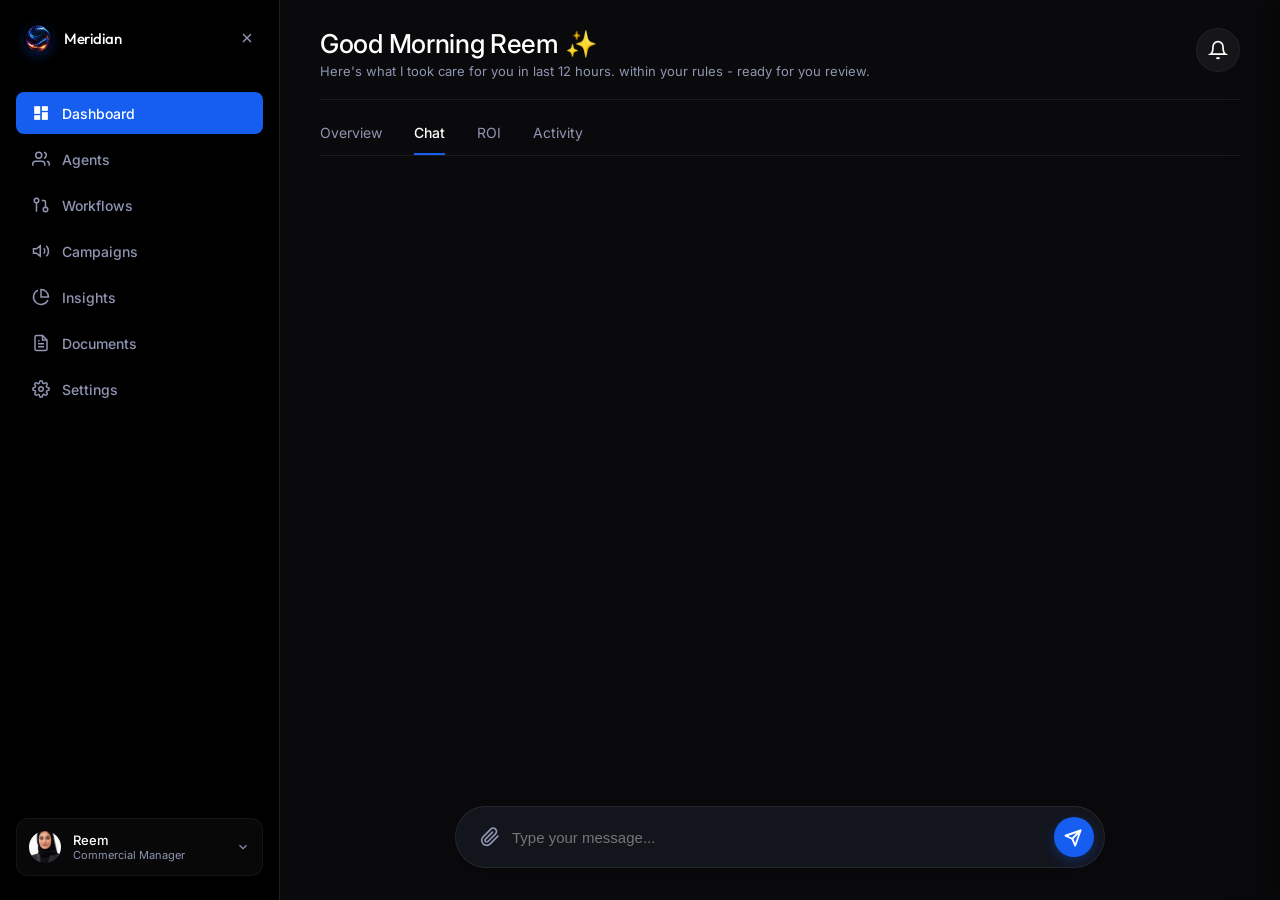
<file: chat.html>
<!DOCTYPE html>
<html lang="en">

<head>
  <meta charset="UTF-8">
  <meta name="viewport" content="width=device-width, initial-scale=1.0">
  <title>Meridian - Dark AI</title>
  <link rel="stylesheet" href="styles.css">
  <style>
    /* Hide scrollbars completely */
    ::-webkit-scrollbar {
      display: none;
    }
    * {
      -ms-overflow-style: none; /* IE and Edge */
      scrollbar-width: none; /* Firefox */
    }
  </style>
</head>

<body>

  <!-- Sidebar -->
  <aside class="sidebar"
    style="background: #000000; padding: 24px 16px; border-right: 1px solid rgba(255,255,255,0.12);">
    <div class="logo-area"
      style="display: flex; align-items: center; justify-content: space-between; margin-bottom: 40px; padding: 0 8px;">
      <div style="display: flex; align-items: center; gap: 12px;">
        <div class="logo-icon"
          style="width: 28px; height: 28px; border-radius: 50%; overflow: hidden; display: flex; align-items: center; justify-content: center; background: #000000;">
          <img src="logo.jpg" alt="Logo" style="width: 100%; height: 100%; object-fit: cover;">
        </div>
        <div class="logo-text" style="font-size: 15px; font-weight: 500; color: #fff;">Meridian</div>
      </div>
      <svg viewBox="0 0 24 24" width="16" height="16" fill="none" stroke="#8F95B2" stroke-width="2">
        <line x1="18" y1="6" x2="6" y2="18"></line>
        <line x1="6" y1="6" x2="18" y2="18"></line>
      </svg>
    </div>

    <nav class="nav-menu" style="display: flex; flex-direction: column; gap: 4px;">
      <a href="#" class="nav-item active"
        style="background: #155EEF; color: #fff; padding: 12px 16px; border-radius: 8px; display: flex; align-items: center; gap: 12px; font-size: 14px; font-weight: 500; text-decoration: none; border-left: none;">
        <img src="dashboard-icon.png" style="width: 18px; height: 18px; object-fit: contain; mix-blend-mode: screen;">
        Dashboard
      </a>
      <a href="#" class="nav-item"
        style="color: #8F95B2; padding: 12px 16px; border-radius: 8px; display: flex; align-items: center; gap: 12px; font-size: 14px; font-weight: 500; text-decoration: none;">
        <svg viewBox="0 0 24 24" width="18" height="18" fill="none" stroke="#8F95B2" stroke-width="2">
          <path d="M17 21v-2a4 4 0 0 0-4-4H5a4 4 0 0 0-4 4v2"></path>
          <circle cx="9" cy="7" r="4"></circle>
          <path d="M23 21v-2a4 4 0 0 0-3-3.87"></path>
          <path d="M16 3.13a4 4 0 0 1 0 7.75"></path>
        </svg>
        Agents
      </a>
      <a href="#" class="nav-item"
        style="color: #8F95B2; padding: 12px 16px; border-radius: 8px; display: flex; align-items: center; gap: 12px; font-size: 14px; font-weight: 500; text-decoration: none;">
        <svg viewBox="0 0 24 24" width="18" height="18" fill="none" stroke="#8F95B2" stroke-width="2">
          <circle cx="18" cy="18" r="3"></circle>
          <circle cx="6" cy="6" r="3"></circle>
          <path d="M13 6h3a2 2 0 0 1 2 2v7"></path>
          <line x1="6" y1="9" x2="6" y2="21"></line>
        </svg>
        Workflows
      </a>
      <a href="#" class="nav-item"
        style="color: #8F95B2; padding: 12px 16px; border-radius: 8px; display: flex; align-items: center; gap: 12px; font-size: 14px; font-weight: 500; text-decoration: none;">
        <svg viewBox="0 0 24 24" width="18" height="18" fill="none" stroke="#8F95B2" stroke-width="2">
          <polygon points="11 5 6 9 2 9 2 15 6 15 11 19 11 5"></polygon>
          <path d="M19.07 4.93a10 10 0 0 1 0 14.14M15.54 8.46a5 5 0 0 1 0 7.07"></path>
        </svg>
        Campaigns
      </a>
      <a href="#" class="nav-item"
        style="color: #8F95B2; padding: 12px 16px; border-radius: 8px; display: flex; align-items: center; gap: 12px; font-size: 14px; font-weight: 500; text-decoration: none;">
        <svg viewBox="0 0 24 24" width="18" height="18" fill="none" stroke="#8F95B2" stroke-width="2">
          <path d="M21.21 15.89A10 10 0 1 1 8 2.83"></path>
          <path d="M22 12A10 10 0 0 0 12 2v10z"></path>
        </svg>
        Insights
      </a>
      <a href="#" class="nav-item"
        style="color: #8F95B2; padding: 12px 16px; border-radius: 8px; display: flex; align-items: center; gap: 12px; font-size: 14px; font-weight: 500; text-decoration: none;">
        <svg viewBox="0 0 24 24" width="18" height="18" fill="none" stroke="#8F95B2" stroke-width="2">
          <path d="M14 2H6a2 2 0 0 0-2 2v16a2 2 0 0 0 2 2h12a2 2 0 0 0 2-2V8z"></path>
          <polyline points="14 2 14 8 20 8"></polyline>
          <line x1="16" y1="13" x2="8" y2="13"></line>
          <line x1="16" y1="17" x2="8" y2="17"></line>
          <polyline points="10 9 9 9 8 9"></polyline>
        </svg>
        Documents
      </a>
      <a href="#" class="nav-item"
        style="color: #8F95B2; padding: 12px 16px; border-radius: 8px; display: flex; align-items: center; gap: 12px; font-size: 14px; font-weight: 500; text-decoration: none;">
        <svg viewBox="0 0 24 24" width="18" height="18" fill="none" stroke="#8F95B2" stroke-width="2">
          <circle cx="12" cy="12" r="3"></circle>
          <path
            d="M19.4 15a1.65 1.65 0 0 0 .33 1.82l.06.06a2 2 0 0 1 0 2.83 2 2 0 0 1-2.83 0l-.06-.06a1.65 1.65 0 0 0-1.82-.33 1.65 1.65 0 0 0-1 1.51V21a2 2 0 0 1-2 2 2 2 0 0 1-2-2v-.09A1.65 1.65 0 0 0 9 19.4a1.65 1.65 0 0 0-1.82.33l-.06.06a2 2 0 0 1-2.83 0 2 2 0 0 1 0-2.83l.06-.06A1.65 1.65 0 0 0 4.68 15a1.65 1.65 0 0 0-1.51-1H3a2 2 0 0 1-2-2 2 2 0 0 1 2-2h.09A1.65 1.65 0 0 0 4.6 9a1.65 1.65 0 0 0-.33-1.82l-.06-.06a2 2 0 0 1 0-2.83 2 2 0 0 1 2.83 0l.06.06A1.65 1.65 0 0 0 9 4.68a1.65 1.65 0 0 0 1-1.51V3a2 2 0 0 1 2-2 2 2 0 0 1 2 2v.09a1.65 1.65 0 0 0 1 1.51 1.65 1.65 0 0 0 1.82-.33l.06-.06a2 2 0 0 1 2.83 0 2 2 0 0 1 0 2.83l-.06.06a1.65 1.65 0 0 0-.33 1.82V9a1.65 1.65 0 0 0 1.51 1H21a2 2 0 0 1 2 2 2 2 0 0 1-2 2h-.09a1.65 1.65 0 0 0-1.51 1z">
          </path>
        </svg>
        Settings
      </a>
    </nav>

    <div class="sidebar-profile"
      style="position: absolute; bottom: 24px; left: 16px; right: 16px; display: flex; align-items: center; justify-content: space-between; padding: 12px; background: rgba(255, 255, 255, 0.03); border: 1px solid rgba(255,255,255,0.05); border-radius: 12px; cursor: pointer;">
      <div style="display: flex; align-items: center; gap: 12px;">
        <div style="width: 32px; height: 32px; border-radius: 50%; overflow: hidden;">
          <img src="profile.jpg" alt="Profile"
            style="width: 100%; height: 100%; object-fit: cover; object-position: center 20%; transform: scale(1.3);">
        </div>
        <div style="display: flex; flex-direction: column;">
          <span style="font-size: 13px; font-weight: 500; color: #fff;">Reem</span>
          <span style="font-size: 11px; color: #8F95B2;">Commercial Manager</span>
        </div>
      </div>
      <svg viewBox="0 0 24 24" width="14" height="14" fill="none" stroke="#8F95B2" stroke-width="2">
        <polyline points="6 9 12 15 18 9"></polyline>
      </svg>
    </div>
  </aside>

  <!-- Main Content -->
  <main class="main-content">
    <div class="content-scroll"
      style="padding: 28px 40px; height: 100vh; overflow: hidden; display: flex; flex-direction: column; background: #0A0A0C;">
      <!-- Welcome Header -->
      <div
        style="margin-bottom: 24px; display: flex; justify-content: space-between; align-items: flex-start; border-bottom: 1px solid rgba(255,255,255,0.08); padding-bottom: 20px; flex-shrink: 0;">
        <div>
          <h1 style="font-size: 26px; font-weight: 500; color: #FFFFFF; margin-bottom: 4px; letter-spacing: -0.3px;">
            Good Morning Reem ✨</h1>
          <p style="font-size: 13px; color: #8F95B2;">Here's what I took care for you in last 12 hours. within your
            rules - ready for you review.</p>
        </div>
        <button class="notification-btn"
          style="background: rgba(255,255,255,0.05); border: 1px solid rgba(255,255,255,0.05); border-radius: 50%; width: 44px; height: 44px; display: flex; align-items: center; justify-content: center; cursor: pointer;">
          <svg viewBox="0 0 24 24" width="20" height="20" fill="none" stroke="#FFFFFF" stroke-width="2">
            <path d="M18 8A6 6 0 0 0 6 8c0 7-3 9-3 9h18s-3-2-3-9"></path>
            <path d="M13.73 21a2 2 0 0 1-3.46 0"></path>
          </svg>
        </button>
      </div>




      <!-- Navigation Tabs -->
      <div
        style="display: flex; gap: 32px; border-bottom: 1px solid rgba(255,255,255,0.08); margin-bottom: 24px; padding-bottom: 0;">
        <a href="index.html"
          style="padding-bottom: 12px; color: #8F95B2; font-size: 14px; font-weight: 400; cursor: pointer; text-decoration: none;">Overview</a>
        <div
          style="padding-bottom: 12px; border-bottom: 2px solid #155EEF; color: #FFFFFF; font-size: 14px; font-weight: 500; cursor: pointer;">
          Chat</div>
        <a href="roi.html" style="padding-bottom: 12px; color: #8F95B2; font-size: 14px; font-weight: 400; cursor: pointer; text-decoration: none;">ROI</a>
        <div style="padding-bottom: 12px; color: #8F95B2; font-size: 14px; font-weight: 400; cursor: pointer;">Activity
        </div>
      </div>

      <!-- Chat Container -->
      <div id="analysis-scroll-area"
        style="flex: 1; max-width: 850px; width: 100%; margin: 0 auto; display: flex; flex-direction: column; position: relative; padding-bottom: 120px; overflow-y: auto;">

        <!-- Chat Header -->


      </div>

      <!-- Floating Prompt Box -->
      <style>
        .prompt-box {
          position: fixed;
          bottom: 32px;
          left: calc(280px + (100vw - 280px) / 2);
          transform: translateX(-50%);
          width: 650px;
          background: #13151D;
          border: 1px solid rgba(255, 255, 255, 0.08);
          border-radius: 100px;
          padding: 10px 10px 10px 24px;
          display: flex;
          align-items: center;
          justify-content: space-between;
          box-shadow: 0 4px 16px rgba(0, 0, 0, 0.3);
          z-index: 1000;
          transition: all 0.35s cubic-bezier(0.4, 0, 0.2, 1);
        }

        .prompt-box:hover {
          border-color: transparent;
          background: linear-gradient(#13151D, #13151D) padding-box,
            linear-gradient(135deg, #155EEF, #A855F7, #06B6D4) border-box;
          border: 1px solid transparent;
          box-shadow: 0 8px 32px rgba(21, 94, 239, 0.25), 0 0 60px rgba(168, 85, 247, 0.1);
        }
      </style>
      <div class="prompt-box">
        <div id="chat-previews"
          style="position: absolute; bottom: calc(100% + 12px); left: 24px; display: flex; gap: 8px; flex-wrap: wrap;">
        </div>
        <div style="display: flex; align-items: center; gap: 12px; flex: 1;">
          <div id="btn-attach" style="cursor: pointer; display: flex; align-items: center; justify-content: center;">
            <svg viewBox="0 0 24 24" width="20" height="20" fill="none" stroke="#8F95B2" stroke-width="2"
              stroke-linecap="round" stroke-linejoin="round">
              <path
                d="M21.44 11.05l-9.19 9.19a6 6 0 0 1-8.49-8.49l9.19-9.19a4 4 0 0 1 5.66 5.66l-9.2 9.19a2 2 0 0 1-2.83-2.83l8.49-8.48">
              </path>
            </svg>
          </div>
          <input type="text" id="chat-input" placeholder="Type your message..."
            style="background: transparent; border: none; color: #FFFFFF; font-size: 15px; outline: none; width: 100%;">
        </div>
        <button id="btn-send"
          style="background: #155EEF; border: none; border-radius: 50%; width: 40px; height: 40px; display: flex; align-items: center; justify-content: center; cursor: pointer; margin-left: 12px; transition: transform 0.2s; box-shadow: 0 4px 12px rgba(21, 94, 239, 0.3);">
          <svg viewBox="0 0 24 24" width="18" height="18" fill="none" stroke="#FFFFFF" stroke-width="2.5"
            stroke-linecap="round" stroke-linejoin="round" style="margin-left: -2px; margin-top: 2px;">
            <line x1="22" y1="2" x2="11" y2="13"></line>
            <polygon points="22 2 15 22 11 13 2 9 22 2"></polygon>
          </svg>
        </button>
      </div>

      <input type="file" id="file-input" style="display: none;" multiple>
  </main>


  <!-- Modal -->
  <div class="modal-backdrop" id="agent-modal-backdrop" style="display: none;"></div>
  <div class="agent-modal dark-modal" id="agent-modal" style="display: none;">
    <div class="agent-modal-header">
      <div class="agent-modal-title">Demand & Sales Projection Update</div>
      <button class="agent-modal-close" id="modal-close">
        <svg viewBox="0 0 24 24" width="20" height="20" fill="none" stroke="currentColor" stroke-width="2">
          <line x1="18" y1="6" x2="6" y2="18"></line>
          <line x1="6" y1="6" x2="18" y2="18"></line>
        </svg>
      </button>
    </div>
    <div class="agent-modal-content">
      <div class="agent-modal-section">
        <div class="agent-modal-subtitle">Summary</div>
        <p>Updated revenue and demand forecasts using competitor pricing, conversion trends, inventory availability, and
          loyalty segment data.</p>
      </div>
      <div class="agent-modal-section">
        <div class="agent-modal-subtitle">Key Inputs</div>
        <table class="agent-table">
          <thead>
            <tr>
              <th>Source</th>
              <th>Insight</th>
            </tr>
          </thead>
          <tbody>
            <tr>
              <td>Competitor Pricing</td>
              <td>14% price gap</td>
            </tr>
            <tr>
              <td>UAE E-commerce</td>
              <td>Conversion ↓ 11%</td>
            </tr>
            <tr>
              <td>Saudi Inventory</td>
              <td>Stock ↑ 18%</td>
            </tr>
            <tr>
              <td>CRM</td>
              <td>Loyalty offer eligible</td>
            </tr>
          </tbody>
        </table>
      </div>
      <div class="agent-modal-section">
        <div class="agent-modal-subtitle">Impact</div>
        <table class="agent-table">
          <thead>
            <tr>
              <th>Metric</th>
              <th>Updated</th>
            </tr>
          </thead>
          <tbody>
            <tr>
              <td>Revenue at Risk</td>
              <td>AED 1.2M</td>
            </tr>
            <tr>
              <td>Margin Exposure</td>
              <td>-4.8%</td>
            </tr>
            <tr>
              <td>Recovery Potential</td>
              <td>AED 860K</td>
            </tr>
          </tbody>
        </table>
      </div>
      <div class="agent-modal-section">
        <div class="agent-modal-subtitle">Agent Actions</div>
        <div class="agent-actions-list">
          <div>Pricing & Demand Agent → Updated demand forecasts</div>
          <div>Inventory Agent → Validated stock availability</div>
          <div>Super Agent → Generated revised projections</div>
        </div>
      </div>
      <div class="agent-modal-section">
        <div class="agent-modal-subtitle">Outcome</div>
        <div class="agent-outcome">
          <svg viewBox="0 0 24 24" width="16" height="16" fill="none" stroke="#22C55E" stroke-width="3">
            <polyline points="20 6 9 17 4 12"></polyline>
          </svg>
          <span style="color: #22C55E; font-weight: 500;">Updated business impact model generated</span>
        </div>
      </div>
    </div>
  </div>

  <!-- Side Drawer -->
  <div class="side-drawer dark-drawer" id="agent-drawer">
    <div class="drawer-header">
      <div class="drawer-title">Agent Reasoning Flow</div>
      <button class="drawer-close" id="drawer-close">
        <svg viewBox="0 0 24 24" width="20" height="20" fill="none" stroke="currentColor" stroke-width="2">
          <line x1="18" y1="6" x2="6" y2="18"></line>
          <line x1="6" y1="6" x2="18" y2="18"></line>
        </svg>
      </button>
    </div>

    <div class="drawer-section">
      <div class="drawer-section-header">
        <div style="display:flex; align-items:center; gap:8px;">
          <svg viewBox="0 0 24 24" width="18" height="18" fill="none" stroke="var(--color-primary)" stroke-width="2">
            <path d="M17 21v-2a4 4 0 0 0-4-4H5a4 4 0 0 0-4 4v2"></path>
            <circle cx="9" cy="7" r="4"></circle>
            <path d="M23 21v-2a4 4 0 0 0-3-3.87"></path>
            <path d="M16 3.13a4 4 0 0 1 0 7.75"></path>
          </svg>
          <span style="color: var(--color-primary); font-weight: 600;">Agents in Action</span>
        </div>

      </div>

      <div class="drawer-agents">
        <div class="agent-card-side" id="drawer-agent-0">
          <div class="agent-icon" style="color: var(--color-primary);"><svg viewBox="0 0 24 24" width="20" height="20"
              fill="none" stroke="currentColor" stroke-width="2">
              <rect x="18" y="3" width="4" height="18"></rect>
              <rect x="10" y="8" width="4" height="13"></rect>
              <rect x="2" y="13" width="4" height="8"></rect>
            </svg></div>
          <div class="agent-info">
            <div class="agent-name">Pricing & Demand Agent</div>
            <div class="agent-desc">Competitor reduced price by 14% on a top-selling campaign SKU.</div>
          </div>
        </div>
        <div class="agent-card-side" id="drawer-agent-1">
          <div class="agent-icon" style="color: var(--color-primary);"><svg viewBox="0 0 24 24" width="20" height="20"
              fill="none" stroke="currentColor" stroke-width="2">
              <polyline points="22 7 13.5 15.5 8.5 10.5 2 17"></polyline>
              <polyline points="16 7 22 7 22 13"></polyline>
            </svg></div>
          <div class="agent-info">
            <div class="agent-name">Inventory Agent</div>
            <div class="agent-desc">Saudi has excess stock that can support a regional bundle.</div>
          </div>
        </div>
        <div class="agent-card-side" id="drawer-agent-2">
          <div class="agent-icon" style="color: var(--color-primary);"><svg viewBox="0 0 24 24" width="20" height="20"
              fill="none" stroke="currentColor" stroke-width="2">
              <path d="M3 11l18-5v12L3 13v-2z"></path>
              <path d="M11.6 16.8a3 3 0 1 1-5.8-1.6"></path>
            </svg></div>
          <div class="agent-info">
            <div class="agent-name">Campaign Agent</div>
            <div class="agent-desc">Weekend campaign needs to be adjusted before launch.</div>
          </div>
        </div>
        <div class="agent-card-side" id="drawer-agent-3">
          <div class="agent-icon" style="color: var(--color-primary);"><svg viewBox="0 0 24 24" width="20" height="20"
              fill="none" stroke="currentColor" stroke-width="2">
              <path d="M13.5 2H2v11.5c0 6.35 5.15 11.5 11.5 11.5S25 19.85 25 13.5 19.85 2 13.5 2z"></path>
              <polygon points="9.5 9 14.5 14 20.5 8 16 3"></polygon>
            </svg></div>
          <div class="agent-info">
            <div class="agent-name">Super Agent</div>
            <div class="agent-desc">Full price match is not recommended. Selective regional response is recommended.
            </div>
          </div>
        </div>
      </div>
    </div>

    <div class="drawer-section" style="margin-top: 24px;">
      <div class="drawer-section-header">
        <div style="display:flex; align-items:center; gap:8px;">
          <svg viewBox="0 0 24 24" width="18" height="18" fill="none" stroke="var(--color-primary)" stroke-width="2">
            <polygon points="12 2 2 7 12 12 22 7 12 2"></polygon>
            <polyline points="2 17 12 22 22 17"></polyline>
            <polyline points="2 12 12 17 22 12"></polyline>
          </svg>
          <span style="color: var(--color-primary); font-weight: 600;">Thinking Steps</span>
        </div>
      </div>
      <div class="drawer-timeline" id="drawer-timeline"></div>
    </div>
  </div>

  <script>
    // --- Data ---
    const stepsData = [
      {
        title: "Understanding simulation objective",
        subtitle: "Understanding the request and validating inputs",
        desc: "Reviewing the scenario assumptions, attached competitor advertisement, campaign context, and regional inventory signals.",
        sections: [
          {
            heading: "Request Validation",
            content: `<ul class="bot-list">
            <li>Weekend promotion extension identified as primary scenario change</li>
            <li>Qatar inventory restock included in analysis scope</li>
            <li>Commercial Director one-pager requested as final deliverable</li>
          </ul>`
          }
        ]
      },
      {
        title: "Evaluating competitor discount duration & regional sensitivity",
        subtitle: "Analyzing market, pricing, and inventory signals",
        desc: "Collecting competitive, commercial, and operational insights across UAE, Saudi Arabia, and Qatar.",
        sections: [
          {
            heading: "Competitor Signals",
            content: `<ul class="bot-list">
            <li>Competitor price gap detected at 14%</li>
            <li>Weekend promotion remains active</li>
            <li>Promotional pressure concentrated on hero campaign SKU</li>
          </ul>`
          }
        ]
      },
      {
        title: "Modeling demand elasticity over 14 & 30 days",
        subtitle: "Evaluating projected business impact",
        desc: "Simulating pricing, demand, and inventory outcomes under multiple response strategies.",
        sections: [
          {
            heading: "Scenarios Evaluated",
            content: `<ul class="bot-list check-list">
            <li>No Action</li>
            <li>Full Price Match</li>
            <li>Regional Response Strategy</li>
          </ul>`
          }
        ]
      },
      {
        title: "Simulating margin impact under discount scenarios",
        subtitle: "Margin projections",
        desc: "Simulating the margin erosion under the required discount matching.",
        sections: [
          {
            heading: "Margin Impact",
            content: `<table class="agent-table">
            <thead><tr><th>Scenario</th><th>Margin Impact</th></tr></thead>
            <tbody>
              <tr><td>Full Match</td><td><span class="badge badge-red">Erosion</span></td></tr>
              <tr><td>Regional Response</td><td><span class="badge badge-green">Within Target</span></td></tr>
            </tbody>
          </table>`
          }
        ]
      },
      {
        title: "Assessing inventory coverage & stock-out probability",
        subtitle: "Preparing updated response strategy",
        desc: "Combining agent findings into a unified commercial response plan.",
        sections: [
          {
            heading: "Recommended Market Actions",
            content: `<div style="margin-bottom: 12px;"><strong>🇦🇪 UAE</strong><br><span style="color:var(--color-text-secondary);">Targeted price defense on selected SKU</span></div>
                    <div style="margin-bottom: 12px;"><strong>🇸🇦 Saudi Arabia</strong><br><span style="color:var(--color-text-secondary);">Bundle excess inventory with loyalty offer</span></div>
                    <div><strong>🇶🇦 Qatar</strong><br><span style="color:var(--color-text-secondary);">Maintain current campaign strategy</span></div>`
          }
        ]
      }
    ];

    const agentsData = [
      {
        title: "Market Intelligence Agent",
        icon: `<svg viewBox="0 0 24 24" width="24" height="24" fill="none" stroke="currentColor" stroke-width="2"><path d="M21 16V8a2 2 0 0 0-1-1.73l-7-4a2 2 0 0 0-2 0l-7 4A2 2 0 0 0 3 8v8a2 2 0 0 0 1 1.73l7 4a2 2 0 0 0 2 0l7-4A2 2 0 0 0 21 16z"></path><polyline points="3.27 6.96 12 12.01 20.73 6.96"></polyline><line x1="12" y1="22.08" x2="12" y2="12"></line></svg>`,
        subtitle: "Interpreting market shifts and competitive landscape.",
        desc: "Analyzing competitor pricing activity, customer conversion behavior, and demand elasticity across GCC markets.",
        sections: [
          {
            heading: "Pricing Signals",
            content: `<ul class="bot-list">
          <li>Competitor promotion detected with a 14% price gap</li>
          <li>Promotional activity concentrated on hero campaign SKU</li>
          <li>Weekend offer expected to increase competitive pressure</li>
        </ul>`
          }
        ]
      },
      {
        title: "Demand & Pricing Agent",
        icon: `<svg viewBox="0 0 24 24" width="24" height="24" fill="none" stroke="currentColor" stroke-width="2"><circle cx="12" cy="12" r="10"></circle><path d="M16 12A4 4 0 0 0 8 12"></path></svg>`,
        subtitle: "Assessing demand and stock impact across markets.",
        desc: "Reviewing stock availability, regional inventory distribution, and replenishment status.",
        sections: [
          {
            heading: "Inventory Signals",
            content: `<ul class="bot-list">
          <li>Saudi inventory currently 18% above plan</li>
          <li>Qatar restock completed successfully last week</li>
          <li>No supply constraints identified</li>
        </ul>`
          }
        ]
      },
      {
        title: "Campaign Agent",
        icon: `<svg viewBox="0 0 24 24" width="24" height="24" fill="none" stroke="currentColor" stroke-width="2"><path d="M21 11.5a8.38 8.38 0 0 1-.9 3.8 8.5 8.5 0 0 1-7.6 4.7 8.38 8.38 0 0 1-3.8-.9L3 21l1.9-5.7a8.38 8.38 0 0 1-.9-3.8 8.5 8.5 0 0 1 4.7-7.6 8.38 8.38 0 0 1 3.8-.9h.5a8.48 8.48 0 0 1 8 8v.5z"></path></svg>`,
        subtitle: "Translating demand and inventory signals into regional campaigns.",
        desc: "Analyzing campaign timing, messaging strategy, and market alignment.",
        sections: [
          {
            heading: "Campaign Signals",
            content: `<ul class="bot-list">
          <li>Weekend campaign launch overlaps with competitor promotion</li>
          <li>Existing campaign messaging lacks value differentiation</li>
          <li>Campaign schedule remains adjustable</li>
        </ul>`
          }
        ]
      },
      {
        title: "Super Agent",
        icon: `<svg viewBox="0 0 24 24" width="24" height="24" fill="none" stroke="currentColor" stroke-width="2"><path d="M22 12h-4l-3 9L9 3l-3 9H2"></path></svg>`,
        subtitle: "Consolidating cross-agent insights into a unified plan.",
        desc: "Consolidating findings from pricing, inventory, and campaign agents to determine the optimal commercial response.",
        sections: [
          {
            heading: "Strategies Evaluated",
            content: `<ul class="bot-list check-list">
          <li>No Action</li>
          <li>Full Price Match</li>
          <li>Selective Regional Response</li>
        </ul>`
          }
        ]
      }
    ];

    // --- Input Logic ---
    const chatInput = document.getElementById('chat-input');
    const btnSend = document.getElementById('btn-send');
    const btnAttach = document.getElementById('btn-attach');
    const fileInput = document.getElementById('file-input');
    const chatPreviews = document.getElementById('chat-previews');
    const scrollArea = document.getElementById('analysis-scroll-area');

    let selectedFiles = [];

    if (btnAttach && fileInput) {
      btnAttach.addEventListener('click', () => {
        fileInput.click();
      });

      fileInput.addEventListener('change', (e) => {
        const files = Array.from(e.target.files);
        files.forEach(file => {
          selectedFiles.push(file);
          const pill = document.createElement('div');
          pill.style.cssText = "display: flex; align-items: center; gap: 6px; background: rgba(255,255,255,0.05); border: 1px solid rgba(255,255,255,0.1); padding: 6px 12px; border-radius: 20px; color: #FFFFFF; font-size: 13px;";
          pill.innerHTML = `
              <svg viewBox="0 0 24 24" width="14" height="14" fill="none" stroke="currentColor" stroke-width="2"><path d="M13 2H6a2 2 0 0 0-2 2v16a2 2 0 0 0 2 2h12a2 2 0 0 0 2-2V9z"></path><polyline points="13 2 13 9 20 9"></polyline></svg>
              ${file.name}
            `;
          chatPreviews.appendChild(pill);
        });
      });
    }

    if (btnSend && chatInput) {

      const ongoingTexts = ["Initializing Analysis...", "Gathering insights...", "Modeling scenarios...", "Simulating impact...", "Generating recommendations..."];
      const spinIcon = `<svg viewBox="0 0 24 24" width="18" height="18" fill="none" stroke="currentColor" stroke-width="2" class="spin-animation" style="color: #155EEF;"><path d="M21 12a9 9 0 1 1-6.219-8.56"></path></svg>`;
      const checkIcon = `<svg viewBox="0 0 24 24" width="18" height="18" fill="none" stroke="#10B981" stroke-width="2.5" stroke-linecap="round" stroke-linejoin="round"><polyline points="20 6 9 17 4 12"></polyline></svg>`;

      function simulateThinking(container, onComplete) {
        // Create AI Response Wrapper
        const aiWrapper = document.createElement('div');
        aiWrapper.style.cssText = "display: flex; gap: 16px; margin-bottom: 48px; align-items: flex-start;";
        aiWrapper.innerHTML = `
          <!-- Avatar Left -->
          <div style="flex-shrink: 0; width: 32px; height: 32px; border-radius: 50%; overflow: hidden; box-shadow: 0 2px 8px rgba(0,0,0,0.5); display: flex; align-items: center; justify-content: center; background: #000;">
            <img src="logo.jpg" alt="Meridian" style="width: 100%; height: 100%; object-fit: cover;">
          </div>
          <!-- Content Right -->
          <div class="ai-content-right" style="display: flex; flex-direction: column; gap: 16px; width: 100%; max-width: 85%;">
          </div>
        `;
        container.appendChild(aiWrapper);
        const rightContainer = aiWrapper.querySelector('.ai-content-right');

        const thinkingCard = document.createElement('div');
        thinkingCard.style.cssText = "display: flex; flex-direction: column; width: 100%;";

        // Header
        const header = document.createElement('div');
        header.style.cssText = "display: flex; align-items: center; gap: 12px; justify-content: space-between; color: #8F95B2; font-size: 14px; font-weight: 500; padding: 12px 16px; background: rgba(255,255,255,0.03); border: 1px solid rgba(255,255,255,0.05); border-radius: 12px; width: 100%; box-sizing: border-box;";

        header.innerHTML = `
      <div style="display: flex; align-items: center; gap: 12px;">
        <span class="dynamic-spin-icon">${spinIcon}</span>
        <span class="dynamic-thinking-title" style="color: #FFFFFF;">Generating Output</span>
      </div>
      <button class="dynamic-btn-show-steps" style="display: none; background: transparent; border: 1px solid #155EEF; border-radius: 6px; color: #155EEF; font-size: 12px; font-weight: 500; padding: 6px 12px; cursor: pointer; transition: all 0.2s ease;">Show Steps</button>
    `;
        thinkingCard.appendChild(header);

        // Steps container
        const stepsContainer = document.createElement('div');
        stepsContainer.style.cssText = "display: flex; flex-direction: column; gap: 16px; margin-top: 8px; margin-left: 8px; padding-left: 16px; border-left: 1px solid rgba(255,255,255,0.1);";
        thinkingCard.appendChild(stepsContainer);

        rightContainer.appendChild(thinkingCard);

        let currentStep = 0;
        const dynamicTitle = header.querySelector('.dynamic-thinking-title');
        const dynamicSpinIcon = header.querySelector('.dynamic-spin-icon');
        const dynamicBtnShowSteps = header.querySelector('.dynamic-btn-show-steps');

        stepsData.forEach((step, index) => {
          const stepEl = document.createElement('div');
          stepEl.className = 'thinking-step pending';
          stepEl.dataset.index = index;
          stepEl.style.cssText = "display: flex; align-items: flex-start; gap: 12px; opacity: 0.5; transition: opacity 0.3s ease;";
          stepEl.innerHTML = `
        <div class="thinking-step-icon" style="margin-top: 2px;"></div>
        <div class="thinking-step-content" style="display: flex; flex-direction: column;">
          <div class="thinking-step-title" style="color: #FFFFFF; font-size: 14px; font-weight: 500;">${step.title}</div>
          <div class="thinking-step-desc" style="color: #8F95B2; font-size: 12px; margin-top: 4px;">${step.desc}</div>
        </div>
      `;
          stepsContainer.appendChild(stepEl);
        });

        function updateSteps() {
          if (currentStep > 0) {
            const prevIdx = currentStep - 1;
            const prevEl = thinkingCard.querySelector(`[data-index="${prevIdx}"]`);
            if (prevEl) {
              prevEl.style.opacity = '1';
              prevEl.querySelector('.thinking-step-icon').innerHTML = checkIcon;
            }
          }

          if (currentStep < stepsData.length) {
            if (dynamicTitle) {
              dynamicTitle.innerText = ongoingTexts[currentStep] || "Processing...";
            }

            const activeEl = thinkingCard.querySelector(`[data-index="${currentStep}"]`);
            if (activeEl) {
              activeEl.style.opacity = '1';
              activeEl.querySelector('.thinking-step-icon').innerHTML = spinIcon;
            }

            container.scrollTop = container.scrollHeight;

            currentStep++;
            setTimeout(updateSteps, 2000);
          } else {
            setTimeout(() => {
              if (dynamicTitle) dynamicTitle.innerText = "Completed";
              if (dynamicSpinIcon) dynamicSpinIcon.innerHTML = checkIcon;

              stepsContainer.style.display = 'none'; // hide the inline steps

              if (dynamicBtnShowSteps) {
                dynamicBtnShowSteps.style.display = 'block';
                dynamicBtnShowSteps.addEventListener('click', () => {
                  document.getElementById('agent-drawer').classList.add('open');
                  startDrawerAnimation();
                });
              }

              onComplete(rightContainer);
            }, 500);
          }
        }

        updateSteps();
      }

      function sendMessage() {
        const text = chatInput.value.trim();
        if (!text) return;

        const msgDiv = document.createElement('div');
        msgDiv.style.display = 'flex';
        msgDiv.style.flexDirection = 'column';
        msgDiv.style.alignItems = 'flex-end';
        msgDiv.style.marginBottom = '48px';
        msgDiv.style.animation = 'slideUp 0.3s ease-out';
        msgDiv.innerHTML = `
            <div style="background: rgba(21, 94, 239, 0.15); color: #FFFFFF; padding: 16px 20px; border-radius: 20px 20px 4px 20px; max-width: 80%; font-size: 15px; line-height: 1.5; border: 1px solid rgba(21, 94, 239, 0.25); box-shadow: 0 4px 12px rgba(0,0,0,0.2);">
                ${text}
            </div>
            <div style="display: flex; gap: 8px; margin-top: 8px; padding-right: 4px;">
              <button style="background: none; border: none; cursor: pointer; color: #8F95B2; padding: 4px; display: flex; align-items: center; justify-content: center; border-radius: 4px;" title="Edit" onmouseover="this.style.background='rgba(255,255,255,0.05)'" onmouseout="this.style.background='transparent'">
                <svg viewBox="0 0 24 24" width="14" height="14" fill="none" stroke="currentColor" stroke-width="2" stroke-linecap="round" stroke-linejoin="round"><path d="M12 20h9"></path><path d="M16.5 3.5a2.121 2.121 0 0 1 3 3L7 19l-4 1 1-4L16.5 3.5z"></path></svg>
              </button>
              <button style="background: none; border: none; cursor: pointer; color: #8F95B2; padding: 4px; display: flex; align-items: center; justify-content: center; border-radius: 4px;" title="Copy" onmouseover="this.style.background='rgba(255,255,255,0.05)'" onmouseout="this.style.background='transparent'">
                <svg viewBox="0 0 24 24" width="14" height="14" fill="none" stroke="currentColor" stroke-width="2" stroke-linecap="round" stroke-linejoin="round"><rect x="9" y="9" width="13" height="13" rx="2" ry="2"></rect><path d="M5 15H4a2 2 0 0 1-2-2V4a2 2 0 0 1 2-2h9a2 2 0 0 1 2 2v1"></path></svg>
              </button>
            </div>
        `;

        scrollArea.appendChild(msgDiv);
        chatInput.value = '';
        chatPreviews.innerHTML = '';
        selectedFiles = [];
        setTimeout(() => {
          scrollArea.scrollTop = scrollArea.scrollHeight;
        }, 10);

        // Run simulation
        simulateThinking(scrollArea, (rightContainer) => {
          // Append bot response after simulation
          const botResponseDiv = document.createElement('div');
          botResponseDiv.style.cssText = "";

          let responseContent = `Based on the simulation, maintaining the current strategy in Qatar while targeting selective bundles in Saudi and UAE provides the optimal balance of margin protection and revenue recovery.`;
          let responseWidth = "max-width: 85%;";
          let wrapperWidth = "max-width: 100%; width: 100%;";

          if (text.toLowerCase().includes("seafood") || text.toLowerCase().includes("fresh-catch")) {
            responseWidth = "max-width: 100%; width: 100%;";
            responseContent = `
<div style="display: flex; flex-direction: column; gap: 24px; width: 100%;">

  <!-- BLOCK 1: Rule Identified -->
  <div style="background: rgba(255,255,255,0.02); border: 1px dashed rgba(255,255,255,0.1); border-radius: 12px; padding: 16px;">
    <div style="font-size: 12px; color: #10B981; font-weight: 600; margin-bottom: 8px; text-transform: uppercase; letter-spacing: 0.5px;">Rule Identified</div>
    <div style="font-size: 14px; color: #FFFFFF; font-style: italic; line-height: 1.5; margin-bottom: 16px; padding-left: 12px; border-left: 2px solid rgba(255,255,255,0.2);">
      "For every seafood and fresh-catch SKU: apply a managed markdown so each unit clears at least three days before expiry. Step the price down as expiry approaches, hold a minimum margin floor."
    </div>
    <div style="display: flex; gap: 12px;">
      <button style="background: #155EEF; color: #FFFFFF; border: none; border-radius: 8px; padding: 8px 16px; font-size: 13px; font-weight: 500; cursor: pointer;">Accept &amp; Apply</button>
      <button style="background: transparent; color: #8F95B2; border: 1px solid rgba(255,255,255,0.1); border-radius: 8px; padding: 8px 16px; font-size: 13px; font-weight: 500; cursor: pointer;">Decline</button>
    </div>
  </div>

  <!-- BLOCK 2: Seafood SKU Details -->
  <div style="background: rgba(255,255,255,0.03); border: 1px solid rgba(255,255,255,0.05); border-radius: 16px; padding: 24px;">
    
    <!-- 1. 4-stat row -->
    <div style="display: flex; gap: 24px; border-bottom: 1px solid rgba(255,255,255,0.05); padding-bottom: 16px; margin-bottom: 16px; flex-wrap: wrap;">
      <div>
        <div style="font-size: 11px; color: #8F95B2; margin-bottom: 4px;">SKUs Re-evaluated</div>
        <div style="font-size: 15px; color: #FFFFFF; font-weight: 600;">142</div>
      </div>
      <div>
        <div style="font-size: 11px; color: #8F95B2; margin-bottom: 4px;">Prices Updated</div>
        <div style="font-size: 15px; color: #FFFFFF; font-weight: 600;">96</div>
      </div>
      <div>
        <div style="font-size: 11px; color: #8F95B2; margin-bottom: 4px;">Revenue Impact</div>
        <div style="font-size: 15px; color: #10B981; font-weight: 600;">+AED 1.18M</div>
      </div>
      <div>
        <div style="font-size: 11px; color: #8F95B2; margin-bottom: 4px;">Margin Impact</div>
        <div style="font-size: 15px; color: #10B981; font-weight: 600;">+1.6 pts</div>
      </div>
    </div>

    <!-- 2. Summary Paragraph -->
    <p style="font-size: 13px; color: #8F95B2; line-height: 1.6; margin-bottom: 20px;">
      Applying the managed markdown rule to all seafood and fresh-catch SKUs across the network. By stepping prices down ahead of the three-day clearance threshold, we protect our minimum margin floor while avoiding total write-offs. Out of 142 SKUs evaluated, 96 required an immediate price update, generating an estimated revenue impact of +AED 1.18M and a +1.6 pts margin lift.
    </p>

    <!-- 3. Bullet Points -->
    <ul style="margin: 0 0 24px 0; padding-left: 20px; display: flex; flex-direction: column; gap: 12px; font-size: 13px; line-height: 1.5;">
      <li style="color: #FFFFFF;"><span style="color: #8F95B2;">Proactive spoilage protection</span> &mdash; stepping prices down early guarantees perishables move before their shelf life expires, preventing 100% loss.</li>
      <li style="color: #FFFFFF;"><span style="color: #8F95B2;">Defended margin floor</span> &mdash; even as markdowns deepen close to expiry, the system enforces the minimum floor so we never sell at an absolute loss.</li>
      <li style="color: #FFFFFF;"><span style="color: #8F95B2;">Low-confidence items flagged</span> &mdash; any SKU falling below the 60% confidence threshold skips auto-approval and routes directly to your Awaiting Review queue.</li>
    </ul>

    <!-- 4. Donut Chart -->
    <div style="display: flex; align-items: center; gap: 32px; background: rgba(0,0,0,0.2); border-radius: 12px; padding: 16px; margin-bottom: 24px; border: 1px solid rgba(255,255,255,0.02);">
      <div style="position: relative; width: 100px; height: 100px; flex-shrink: 0;">
        <svg viewBox="0 0 36 36" width="100%" height="100%">
          <circle cx="18" cy="18" r="15.915" fill="transparent" stroke="rgba(255,255,255,0.05)" stroke-width="5"></circle>
          <circle cx="18" cy="18" r="15.915" fill="transparent" stroke="#10B981" stroke-width="5" stroke-dasharray="14.1 85.9" stroke-dashoffset="25"></circle>
          <circle cx="18" cy="18" r="15.915" fill="transparent" stroke="#F59E0B" stroke-width="5" stroke-dasharray="39.4 60.6" stroke-dashoffset="10.9"></circle>
          <circle cx="18" cy="18" r="15.915" fill="transparent" stroke="#F97316" stroke-width="5" stroke-dasharray="33.8 66.2" stroke-dashoffset="-28.5"></circle>
          <circle cx="18" cy="18" r="15.915" fill="transparent" stroke="#EF4444" stroke-width="5" stroke-dasharray="12.7 87.3" stroke-dashoffset="-62.3"></circle>
        </svg>
        <div style="position: absolute; top: 0; left: 0; width: 100%; height: 100%; display: flex; flex-direction: column; align-items: center; justify-content: center;">
          <span style="font-size: 16px; font-weight: 600; color: #FFFFFF;">142</span>
          <span style="font-size: 9px; color: #8F95B2; text-transform: uppercase;">SKUs</span>
        </div>
      </div>
      <div style="display: flex; flex-direction: column; gap: 8px; flex: 1;">
        <div style="font-size: 12px; font-weight: 600; color: #FFFFFF; margin-bottom: 4px;">Confidence Score Distribution</div>
        <div style="display: flex; align-items: center; justify-content: space-between; font-size: 12px;">
          <div style="display: flex; align-items: center; gap: 6px;"><span style="width: 8px; height: 8px; border-radius: 50%; background: #10B981;"></span><span style="color: #8F95B2;">&ge;90%</span></div>
          <span style="color: #FFFFFF; font-weight: 500;">20</span>
        </div>
        <div style="display: flex; align-items: center; justify-content: space-between; font-size: 12px;">
          <div style="display: flex; align-items: center; gap: 6px;"><span style="width: 8px; height: 8px; border-radius: 50%; background: #F59E0B;"></span><span style="color: #8F95B2;">75&ndash;89%</span></div>
          <span style="color: #FFFFFF; font-weight: 500;">56</span>
        </div>
        <div style="display: flex; align-items: center; justify-content: space-between; font-size: 12px;">
          <div style="display: flex; align-items: center; gap: 6px;"><span style="width: 8px; height: 8px; border-radius: 50%; background: #F97316;"></span><span style="color: #8F95B2;">60&ndash;74%</span></div>
          <span style="color: #FFFFFF; font-weight: 500;">48</span>
        </div>
        <div style="display: flex; align-items: center; justify-content: space-between; font-size: 12px;">
          <div style="display: flex; align-items: center; gap: 6px;"><span style="width: 8px; height: 8px; border-radius: 50%; background: #EF4444;"></span><span style="color: #8F95B2;">&lt;60%</span></div>
          <span style="color: #FFFFFF; font-weight: 500;">18</span>
        </div>
      </div>
    </div>

    <!-- 5. Table -->
    <div style="overflow-x: auto; margin-bottom: 16px;">
      <table style="width: 100%; border-collapse: collapse; text-align: left; font-size: 12px;">
        <thead>
          <tr style="border-bottom: 1px solid rgba(255,255,255,0.1); color: #8F95B2;">
            <th style="padding: 8px 12px; font-weight: 500;">Product Name</th>
            <th style="padding: 8px 12px; font-weight: 500;">SKU ID</th>
            <th style="padding: 8px 12px; font-weight: 500;">Days to Expiry</th>
            <th style="padding: 8px 12px; font-weight: 500;">Current Price</th>
            <th style="padding: 8px 12px; font-weight: 500;">Competitor Price</th>
            <th style="padding: 8px 12px; font-weight: 500;">Confidence Score</th>
            <th style="padding: 8px 12px; font-weight: 500;">New Suggested Price</th>
          </tr>
        </thead>
        <tbody>
          <!-- Locked Row -->
          <tr style="border-bottom: 1px solid rgba(255,255,255,0.05);">
            <td style="padding: 10px 12px; color: #FFFFFF;">Fresh Salmon Tray 400g</td>
            <td style="padding: 10px 12px; color: #8F95B2;">SEA-3318</td>
            <td style="padding: 10px 12px; color: #F97316;">3 days</td>
            <td style="padding: 10px 12px; color: #FFFFFF;">AED 39.00</td>
            <td style="padding: 10px 12px; color: #8F95B2;">AED 36.50</td>
            <td style="padding: 10px 12px; color: #F97316;">68%</td>
            <td style="padding: 10px 12px; color: #10B981; font-weight: 600;">AED 31.20</td>
          </tr>
          <!-- Illustrative Rows -->
          <tr style="border-bottom: 1px solid rgba(255,255,255,0.05);">
            <td style="padding: 10px 12px; color: #FFFFFF;">Local Hammour Whole <span style="font-size: 9px; color: #8F95B2; padding: 2px 4px; border: 1px solid rgba(255,255,255,0.1); border-radius: 4px; margin-left: 4px;">est.</span></td>
            <td style="padding: 10px 12px; color: #8F95B2;">SEA-1142</td>
            <td style="padding: 10px 12px; color: #EF4444;">2 days</td>
            <td style="padding: 10px 12px; color: #FFFFFF;">AED 65.00</td>
            <td style="padding: 10px 12px; color: #8F95B2;">AED 62.00</td>
            <td style="padding: 10px 12px; color: #F59E0B;">82%</td>
            <td style="padding: 10px 12px; color: #10B981; font-weight: 600;">AED 48.50</td>
          </tr>
          <tr style="border-bottom: 1px solid rgba(255,255,255,0.05);">
            <td style="padding: 10px 12px; color: #FFFFFF;">Tiger Prawns Large <span style="font-size: 9px; color: #8F95B2; padding: 2px 4px; border: 1px solid rgba(255,255,255,0.1); border-radius: 4px; margin-left: 4px;">est.</span></td>
            <td style="padding: 10px 12px; color: #8F95B2;">SEA-2890</td>
            <td style="padding: 10px 12px; color: #8F95B2;">4 days</td>
            <td style="padding: 10px 12px; color: #FFFFFF;">AED 89.00</td>
            <td style="padding: 10px 12px; color: #8F95B2;">AED 85.50</td>
            <td style="padding: 10px 12px; color: #10B981;">91%</td>
            <td style="padding: 10px 12px; color: #10B981; font-weight: 600;">AED 75.00</td>
          </tr>
          <tr style="border-bottom: 1px solid rgba(255,255,255,0.05);">
            <td style="padding: 10px 12px; color: #FFFFFF;">Fresh Calamari Rings <span style="font-size: 9px; color: #8F95B2; padding: 2px 4px; border: 1px solid rgba(255,255,255,0.1); border-radius: 4px; margin-left: 4px;">est.</span></td>
            <td style="padding: 10px 12px; color: #8F95B2;">SEA-4451</td>
            <td style="padding: 10px 12px; color: #F97316;">3 days</td>
            <td style="padding: 10px 12px; color: #FFFFFF;">AED 42.00</td>
            <td style="padding: 10px 12px; color: #8F95B2;">AED 40.00</td>
            <td style="padding: 10px 12px; color: #F97316;">71%</td>
            <td style="padding: 10px 12px; color: #10B981; font-weight: 600;">AED 34.50</td>
          </tr>
          <tr>
            <td style="padding: 10px 12px; color: #FFFFFF;">Blue Crab Half <span style="font-size: 9px; color: #8F95B2; padding: 2px 4px; border: 1px solid rgba(255,255,255,0.1); border-radius: 4px; margin-left: 4px;">est.</span></td>
            <td style="padding: 10px 12px; color: #8F95B2;">SEA-5012</td>
            <td style="padding: 10px 12px; color: #EF4444;">1 day</td>
            <td style="padding: 10px 12px; color: #FFFFFF;">AED 28.00</td>
            <td style="padding: 10px 12px; color: #8F95B2;">AED 25.00</td>
            <td style="padding: 10px 12px; color: #EF4444;">55%</td>
            <td style="padding: 10px 12px; color: #10B981; font-weight: 600;">AED 18.00</td>
          </tr>
        </tbody>
      </table>
    </div>

    <!-- 6. Conclusion -->
    <div style="font-size: 13px; color: #FFFFFF; font-style: italic;">
      Review the simulated list above, or click 'Accept &amp; Apply' above to instantly deploy these adjusted prices to the store network.
    </div>

  </div>

</div>
`;
          } else if (text.toLowerCase().includes("milk") && text.toLowerCase().includes("yogurt")) {
            responseWidth = "max-width: 85%;";
            responseContent = `
              <ul style="margin: 0; padding-left: 20px; display: flex; flex-direction: column; gap: 12px;">
                <li style="color: #FFFFFF;"><span style="color: #8F95B2;">Milk is a price-sensitive staple</span> &mdash; matching the competitor protects basket traffic.</li>
                <li style="color: #FFFFFF;"><span style="color: #8F95B2;">Yogurt carries a healthier margin and lower price-elasticity</span> &mdash; a match would erode margin for little footfall gain.</li>
                <li style="color: #FFFFFF;"><span style="color: #8F95B2;">Net effect:</span> hold yogurt, match milk &mdash; protects both volume and margin.</li>
              </ul>
            `;
          }

          botResponseDiv.innerHTML = `
              <div style="color: #FFFFFF; font-size: 15px; line-height: 1.6; ${responseWidth} width: 100%;">
                ${responseContent}
              </div>
              <div style="display: flex; gap: 8px; margin-top: 12px; width: 100%; padding-left: 4px;">
                <button style="background: none; border: none; cursor: pointer; color: #8F95B2; padding: 4px; display: flex; align-items: center; justify-content: center; border-radius: 4px;" title="Like" onmouseover="this.style.background='rgba(255,255,255,0.05)'" onmouseout="this.style.background='transparent'">
                  <svg viewBox="0 0 24 24" width="14" height="14" fill="none" stroke="currentColor" stroke-width="2" stroke-linecap="round" stroke-linejoin="round"><path d="M14 9V5a3 3 0 0 0-3-3l-4 9v11h11.28a2 2 0 0 0 2-1.7l1.38-9a2 2 0 0 0-2-2.3zM7 22H4a2 2 0 0 1-2-2v-7a2 2 0 0 1 2-2h3"></path></svg>
                </button>
                <button style="background: none; border: none; cursor: pointer; color: #8F95B2; padding: 4px; display: flex; align-items: center; justify-content: center; border-radius: 4px;" title="Dislike" onmouseover="this.style.background='rgba(255,255,255,0.05)'" onmouseout="this.style.background='transparent'">
                  <svg viewBox="0 0 24 24" width="14" height="14" fill="none" stroke="currentColor" stroke-width="2" stroke-linecap="round" stroke-linejoin="round"><path d="M10 15v4a3 3 0 0 0 3 3l4-9V2H5.72a2 2 0 0 0-2 1.7l-1.38 9a2 2 0 0 0 2 2.3zm7-13h3a2 2 0 0 1 2 2v7a2 2 0 0 1-2 2h-3"></path></svg>
                </button>
                <button style="background: none; border: none; cursor: pointer; color: #8F95B2; padding: 4px; display: flex; align-items: center; justify-content: center; border-radius: 4px;" title="Regenerate" onmouseover="this.style.background='rgba(255,255,255,0.05)'" onmouseout="this.style.background='transparent'">
                  <svg viewBox="0 0 24 24" width="14" height="14" fill="none" stroke="currentColor" stroke-width="2" stroke-linecap="round" stroke-linejoin="round"><polyline points="1 4 1 10 7 10"></polyline><polyline points="23 20 23 14 17 14"></polyline><path d="M20.49 9A9 9 0 0 0 5.64 5.64L1 10m22 4l-4.64 4.36A9 9 0 0 1 3.51 15"></path></svg>
                </button>
                <button style="background: none; border: none; cursor: pointer; color: #8F95B2; padding: 4px; display: flex; align-items: center; justify-content: center; border-radius: 4px;" title="Copy" onmouseover="this.style.background='rgba(255,255,255,0.05)'" onmouseout="this.style.background='transparent'">
                  <svg viewBox="0 0 24 24" width="14" height="14" fill="none" stroke="currentColor" stroke-width="2" stroke-linecap="round" stroke-linejoin="round"><rect x="9" y="9" width="13" height="13" rx="2" ry="2"></rect><path d="M5 15H4a2 2 0 0 1-2-2V4a2 2 0 0 1 2-2h9a2 2 0 0 1 2 2v1"></path></svg>
                </button>
              </div>
            `;
          rightContainer.appendChild(botResponseDiv);
          scrollArea.scrollTop = scrollArea.scrollHeight;
        });
      }

      btnSend.addEventListener('click', sendMessage);
      chatInput.addEventListener('keydown', (e) => {
        if (e.key === 'Enter' && !e.shiftKey) {
          e.preventDefault();
          sendMessage();
        }
      });
    }

    // --- Drawer & Modal Logic ---
    const agentDrawer = document.getElementById('agent-drawer');
    const drawerCloseBtn = document.getElementById('drawer-close');
    const drawerTimeline = document.getElementById('drawer-timeline');
    const modalBackdrop = document.getElementById('agent-modal-backdrop');
    const modal = document.getElementById('agent-modal');
    const modalClose = document.getElementById('modal-close');
    const modalTitle = document.querySelector('.agent-modal-title');
    const modalContent = document.querySelector('.agent-modal-content');

    // Helper to open modal
    function openModal(title, dataArray, activeIndex) {
      modalTitle.innerHTML = `<svg viewBox="0 0 24 24" width="24" height="24" fill="none" stroke="currentColor" stroke-width="2"><path d="M17 21v-2a4 4 0 0 0-4-4H5a4 4 0 0 0-4 4v2"></path><circle cx="9" cy="7" r="4"></circle><path d="M23 21v-2a4 4 0 0 0-3-3.87"></path><path d="M16 3.13a4 4 0 0 1 0 7.75"></path></svg> <span>${title}</span>`;

      let html = '<div class="steps-accordion">';
      dataArray.forEach((data, i) => {
        html += `
        <div class="step-accordion-item ${i === activeIndex ? 'expanded' : ''}">
          <div class="step-accordion-line"></div>
          <div class="step-accordion-icon completed">
            <svg viewBox="0 0 24 24" width="14" height="14" fill="none" stroke="currentColor" stroke-width="3"><polyline points="20 6 9 17 4 12"></polyline></svg>
          </div>
          <div class="step-accordion-content">
            <div class="step-accordion-header" onclick="this.parentElement.parentElement.classList.toggle('expanded')">
              <div>
                <div class="step-accordion-title" style="font-size:16px; font-weight:700; color:#FFFFFF;">${data.title}</div>
                <div class="step-accordion-subtitle" style="font-size:13px; color:#8F95B2; margin-top:4px;">${data.subtitle}</div>
              </div>
              <svg class="step-accordion-toggle" viewBox="0 0 24 24" width="20" height="20" fill="none" stroke="currentColor" stroke-width="2"><polyline points="6 9 12 15 18 9"></polyline></svg>
            </div>
            <div class="step-accordion-body">
              <p style="color:#8F95B2; line-height:1.5; margin-bottom:16px;">${data.desc}</p>
              ${data.sections.map(sec => `
                <div class="agent-modal-section" style="margin-bottom: 24px;">
                  <div class="agent-modal-subtitle" style="font-size:14px; font-weight:600; color:#FFFFFF; margin-bottom:8px; border-bottom: 1px solid rgba(255,255,255,0.08); padding-bottom: 4px;">${sec.heading}</div>
                  ${sec.content}
                </div>
              `).join('')}
            </div>
          </div>
        </div>
       `;
      });
      html += '</div>';

      modalContent.innerHTML = html;
      modalBackdrop.style.display = 'block';
      modal.style.display = 'flex';
    }

    if (drawerTimeline) {
      drawerTimeline.innerHTML = '';
      stepsData.forEach((step, index) => {
        const drawerStep = document.createElement('div');
        drawerStep.className = 'drawer-timeline-item';
        drawerStep.id = `drawer-timeline-step-${index}`;
        drawerStep.innerHTML = `
            <div class="drawer-step-dot"></div>
            <div class="drawer-timeline-title">${step.title}</div>
        `;
        drawerTimeline.appendChild(drawerStep);

        drawerStep.addEventListener('click', () => {
          openModal('Thinking Steps Details', stepsData, index);
        });
      });
    }

    // Bind Agent Cards
    document.querySelectorAll('.agent-card-side').forEach((card, index) => {
      // Overwrite their HTML to match the new content if needed, but we injected them statically earlier.
      // Let's actually dynamically re-render the agent cards to match the requested design and content
      const drawerAgents = document.querySelector('.drawer-agents');
      if (drawerAgents && index === 0) { // Do once
        drawerAgents.innerHTML = '';
        agentsData.forEach((agent, i) => {
          const agentHtml = `
                <div class="agent-card-side" id="drawer-agent-${i}">
                    <div class="agent-icon">${agent.icon}</div>
                    <div class="agent-info">
                        <div class="agent-name">${agent.title}</div>
                        <div class="agent-desc" style="font-size: 11px;">${agent.subtitle}</div>
                    </div>
                </div>
            `;
          drawerAgents.insertAdjacentHTML('beforeend', agentHtml);
        });

        // Re-bind listeners to the new cards
        document.querySelectorAll('.agent-card-side').forEach((newCard, i) => {
          newCard.addEventListener('click', () => {
            openModal('Agent Reasoning Details', agentsData, i);
          });
        });
      }
    });

    // Close Modals
    if (modalClose) {
      modalClose.addEventListener('click', () => {
        modalBackdrop.style.display = 'none';
        modal.style.display = 'none';
      });
    }
    if (modalBackdrop) {
      modalBackdrop.addEventListener('click', () => {
        modalBackdrop.style.display = 'none';
        modal.style.display = 'none';
      });
    }

    // Drawer Animation Logic
    let drawerAnimationIdx = 0;
    let drawerAnimationRunning = false;

    function startDrawerAnimation() {
      if (drawerAnimationRunning) return;
      drawerAnimationRunning = true;
      drawerAnimationIdx = 0;

      // Reset all
      document.querySelectorAll('.drawer-timeline-item').forEach(el => el.classList.remove('active', 'completed'));
      document.querySelectorAll('.agent-card-side').forEach(el => el.classList.remove('active', 'completed'));

      function tick() {
        if (drawerAnimationIdx > 0) {
          const prevTL = document.getElementById(`drawer-timeline-step-${drawerAnimationIdx - 1}`);
          if (prevTL) prevTL.classList.replace('active', 'completed');

          const prevAgent = document.getElementById(`drawer-agent-${drawerAnimationIdx - 1}`);
          if (prevAgent) prevAgent.classList.replace('active', 'completed');
        }

        if (drawerAnimationIdx < stepsData.length) {
          const tl = document.getElementById(`drawer-timeline-step-${drawerAnimationIdx}`);
          if (tl) tl.classList.add('active');

          const agent = document.getElementById(`drawer-agent-${drawerAnimationIdx}`);
          if (agent) agent.classList.add('active');

          drawerAnimationIdx++;
          setTimeout(tick, 1000);
        }
      }

      tick();
    }

    // Trigger drawer
    document.querySelectorAll('[onclick*="agent-drawer"]').forEach(btn => {
      btn.removeAttribute('onclick'); // remove inline to handle it clean
      btn.addEventListener('click', () => {
        agentDrawer.classList.add('open');
        startDrawerAnimation();
      });
    });

    if (drawerCloseBtn) {
      drawerCloseBtn.addEventListener('click', () => {
        agentDrawer.classList.remove('open');
      });
    }

  </script>
</body>

</html>
</file>
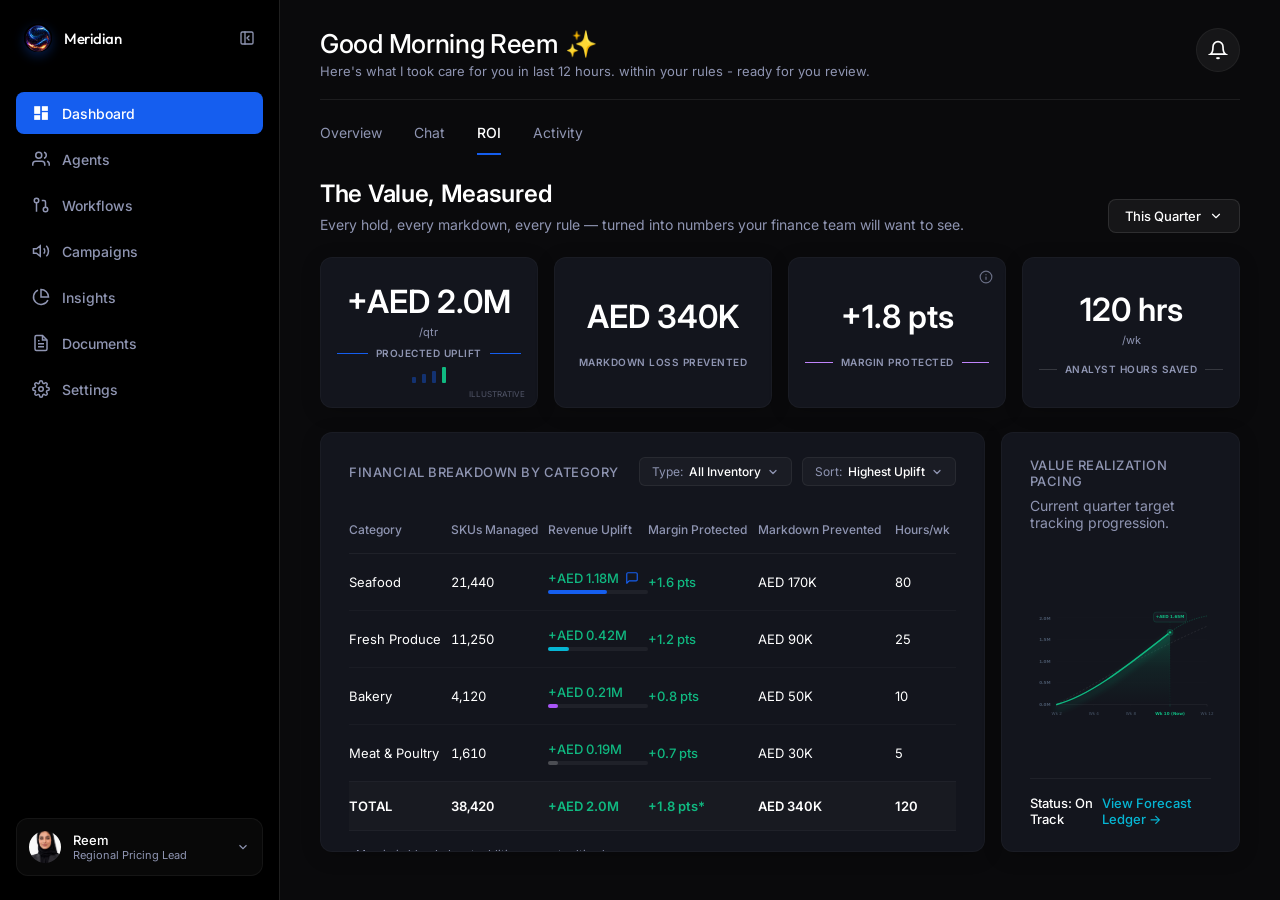
<file: roi.html>
<!DOCTYPE html>
<html lang="en">

<head>
  <meta charset="UTF-8">
  <meta name="viewport" content="width=device-width, initial-scale=1.0">
  <title>Meridian - Dark AI</title>
  <link rel="stylesheet" href="styles.css">
</head>

<body>

  <!-- Sidebar -->
  <aside class="sidebar"
    style="background: #000000; padding: 24px 16px; border-right: 1px solid rgba(255,255,255,0.12);">
    <div class="logo-area"
      style="display: flex; align-items: center; justify-content: space-between; margin-bottom: 40px; padding: 0 8px;">
      <div style="display: flex; align-items: center; gap: 12px;">
        <div class="logo-icon"
          style="width: 28px; height: 28px; border-radius: 50%; overflow: hidden; display: flex; align-items: center; justify-content: center; background: #000;">
          <img src="logo.jpg" alt="Logo" style="width: 100%; height: 100%; object-fit: cover;">
        </div>
        <div class="logo-text" style="font-size: 15px; font-weight: 500; color: #fff;">Meridian</div>
      </div>
      <svg viewBox="0 0 24 24" width="16" height="16" fill="none" stroke="#8F95B2" stroke-width="2" stroke-linecap="round" stroke-linejoin="round">
        <rect x="3" y="3" width="18" height="18" rx="2" ry="2"></rect>
        <line x1="9" y1="3" x2="9" y2="21"></line>
        <polyline points="15 9 12 12 15 15"></polyline>
      </svg>
    </div>

    <nav class="nav-menu" style="display: flex; flex-direction: column; gap: 4px;">
      <a href="#" class="nav-item active"
        style="background: #155EEF; color: #fff; padding: 12px 16px; border-radius: 8px; display: flex; align-items: center; gap: 12px; font-size: 14px; font-weight: 500; text-decoration: none; border-left: none;">
        <img src="dashboard-icon.png" style="width: 18px; height: 18px; object-fit: contain; mix-blend-mode: screen;">
        Dashboard
      </a>
      <a href="#" class="nav-item"
        style="color: #8F95B2; padding: 12px 16px; border-radius: 8px; display: flex; align-items: center; gap: 12px; font-size: 14px; font-weight: 500; text-decoration: none;">
        <svg viewBox="0 0 24 24" width="18" height="18" fill="none" stroke="currentColor" stroke-width="2">
          <path d="M17 21v-2a4 4 0 0 0-4-4H5a4 4 0 0 0-4 4v2"></path>
          <circle cx="9" cy="7" r="4"></circle>
          <path d="M23 21v-2a4 4 0 0 0-3-3.87"></path>
          <path d="M16 3.13a4 4 0 0 1 0 7.75"></path>
        </svg>
        Agents
      </a>
      <a href="#" class="nav-item"
        style="color: #8F95B2; padding: 12px 16px; border-radius: 8px; display: flex; align-items: center; gap: 12px; font-size: 14px; font-weight: 500; text-decoration: none;">
        <svg viewBox="0 0 24 24" width="18" height="18" fill="none" stroke="currentColor" stroke-width="2">
          <circle cx="18" cy="18" r="3"></circle>
          <circle cx="6" cy="6" r="3"></circle>
          <path d="M13 6h3a2 2 0 0 1 2 2v7"></path>
          <line x1="6" y1="9" x2="6" y2="21"></line>
        </svg>
        Workflows
      </a>
      <a href="#" class="nav-item"
        style="color: #8F95B2; padding: 12px 16px; border-radius: 8px; display: flex; align-items: center; gap: 12px; font-size: 14px; font-weight: 500; text-decoration: none;">
        <svg viewBox="0 0 24 24" width="18" height="18" fill="none" stroke="currentColor" stroke-width="2">
          <polygon points="11 5 6 9 2 9 2 15 6 15 11 19 11 5"></polygon>
          <path d="M19.07 4.93a10 10 0 0 1 0 14.14M15.54 8.46a5 5 0 0 1 0 7.07"></path>
        </svg>
        Campaigns
      </a>
      <a href="#" class="nav-item"
        style="color: #8F95B2; padding: 12px 16px; border-radius: 8px; display: flex; align-items: center; gap: 12px; font-size: 14px; font-weight: 500; text-decoration: none;">
        <svg viewBox="0 0 24 24" width="18" height="18" fill="none" stroke="currentColor" stroke-width="2">
          <path d="M21.21 15.89A10 10 0 1 1 8 2.83"></path>
          <path d="M22 12A10 10 0 0 0 12 2v10z"></path>
        </svg>
        Insights
      </a>
      <a href="#" class="nav-item"
        style="color: #8F95B2; padding: 12px 16px; border-radius: 8px; display: flex; align-items: center; gap: 12px; font-size: 14px; font-weight: 500; text-decoration: none;">
        <svg viewBox="0 0 24 24" width="18" height="18" fill="none" stroke="currentColor" stroke-width="2">
          <path d="M14 2H6a2 2 0 0 0-2 2v16a2 2 0 0 0 2 2h12a2 2 0 0 0 2-2V8z"></path>
          <polyline points="14 2 14 8 20 8"></polyline>
          <line x1="16" y1="13" x2="8" y2="13"></line>
          <line x1="16" y1="17" x2="8" y2="17"></line>
          <polyline points="10 9 9 9 8 9"></polyline>
        </svg>
        Documents
      </a>
      <a href="#" class="nav-item"
        style="color: #8F95B2; padding: 12px 16px; border-radius: 8px; display: flex; align-items: center; gap: 12px; font-size: 14px; font-weight: 500; text-decoration: none;">
        <svg viewBox="0 0 24 24" width="18" height="18" fill="none" stroke="currentColor" stroke-width="2">
          <circle cx="12" cy="12" r="3"></circle>
          <path
            d="M19.4 15a1.65 1.65 0 0 0 .33 1.82l.06.06a2 2 0 0 1 0 2.83 2 2 0 0 1-2.83 0l-.06-.06a1.65 1.65 0 0 0-1.82-.33 1.65 1.65 0 0 0-1 1.51V21a2 2 0 0 1-2 2 2 2 0 0 1-2-2v-.09A1.65 1.65 0 0 0 9 19.4a1.65 1.65 0 0 0-1.82.33l-.06.06a2 2 0 0 1-2.83 0 2 2 0 0 1 0-2.83l.06-.06A1.65 1.65 0 0 0 4.68 15a1.65 1.65 0 0 0-1.51-1H3a2 2 0 0 1-2-2 2 2 0 0 1 2-2h.09A1.65 1.65 0 0 0 4.6 9a1.65 1.65 0 0 0-.33-1.82l-.06-.06a2 2 0 0 1 0-2.83 2 2 0 0 1 2.83 0l.06.06A1.65 1.65 0 0 0 9 4.68a1.65 1.65 0 0 0 1-1.51V3a2 2 0 0 1 2-2 2 2 0 0 1 2 2v.09a1.65 1.65 0 0 0 1 1.51 1.65 1.65 0 0 0 1.82-.33l.06-.06a2 2 0 0 1 2.83 0 2 2 0 0 1 0 2.83l-.06.06a1.65 1.65 0 0 0-.33 1.82V9a1.65 1.65 0 0 0 1.51 1H21a2 2 0 0 1 2 2 2 2 0 0 1-2 2h-.09a1.65 1.65 0 0 0-1.51 1z">
          </path>
        </svg>
        Settings
      </a>
    </nav>

    <div class="sidebar-profile"
      style="position: absolute; bottom: 24px; left: 16px; right: 16px; display: flex; align-items: center; justify-content: space-between; padding: 12px; background: rgba(255, 255, 255, 0.03); border: 1px solid rgba(255,255,255,0.05); border-radius: 12px; cursor: pointer;">
      <div style="display: flex; align-items: center; gap: 12px;">
        <div style="width: 32px; height: 32px; border-radius: 50%; overflow: hidden;">
          <img src="profile.jpg" alt="Profile"
            style="width: 100%; height: 100%; object-fit: cover; object-position: center 20%; transform: scale(1.3);">
        </div>
        <div style="display: flex; flex-direction: column;">
          <span style="font-size: 13px; font-weight: 500; color: #fff;">Reem</span>
          <span style="font-size: 11px; color: #8F95B2;">Regional Pricing Lead</span>
        </div>
      </div>
      <svg viewBox="0 0 24 24" width="14" height="14" fill="none" stroke="#8F95B2" stroke-width="2">
        <polyline points="6 9 12 15 18 9"></polyline>
      </svg>
    </div>
  </aside>

  <!-- Main Content -->
  <main class="main-content">





    <!-- Scrollable Content -->
    <div class="content-scroll"
      style="padding: 28px 40px; height: 100vh; overflow: hidden; display: flex; flex-direction: column; background: #0A0A0C;">

      <!-- Welcome Header -->
      <div
        style="margin-bottom: 24px; display: flex; justify-content: space-between; align-items: flex-start; border-bottom: 1px solid rgba(255,255,255,0.08); padding-bottom: 20px; flex-shrink: 0;">
        <div>
          <h1 style="font-size: 26px; font-weight: 500; color: #FFFFFF; margin-bottom: 4px; letter-spacing: -0.3px;">
            Good Morning Reem ✨</h1>
          <p style="font-size: 13px; color: #8F95B2;">Here's what I took care for you in last 12 hours. within your
            rules - ready for you review.</p>
        </div>
        <button class="notification-btn"
          style="background: rgba(255,255,255,0.05); border: 1px solid rgba(255,255,255,0.05); border-radius: 50%; width: 44px; height: 44px; display: flex; align-items: center; justify-content: center; cursor: pointer;">
          <svg viewBox="0 0 24 24" width="20" height="20" fill="none" stroke="#FFFFFF" stroke-width="2">
            <path d="M18 8A6 6 0 0 0 6 8c0 7-3 9-3 9h18s-3-2-3-9"></path>
            <path d="M13.73 21a2 2 0 0 1-3.46 0"></path>
          </svg>
        </button>
      </div>



      <!-- Navigation Tabs -->
      <div style="display: flex; gap: 32px; margin-bottom: 24px; padding-bottom: 0;">
        <a href="index.html"
          style="padding-bottom: 12px; color: #8F95B2; font-size: 14px; font-weight: 400; cursor: pointer; text-decoration: none;">
          Overview</a>
        <a href="chat.html"
          style="padding-bottom: 12px; color: #8F95B2; font-size: 14px; font-weight: 400; cursor: pointer; text-decoration: none;">Chat</a>
        <div style="padding-bottom: 12px; border-bottom: 2px solid #155EEF; color: #FFFFFF; font-size: 14px; font-weight: 500; cursor: pointer;">ROI</div>
        <div style="padding-bottom: 12px; color: #8F95B2; font-size: 14px; font-weight: 400; cursor: pointer;">Activity
        </div>
      </div>

      <!-- ROI Layout -->
      <div style="display: flex; flex-direction: column; gap: 24px; width: 100%; flex: 1; min-height: 0;">

        <!-- HEADER -->
        <div style="display: flex; justify-content: space-between; align-items: flex-end;">
          <div>
            <h2 style="font-size: 24px; font-weight: 600; color: #FFFFFF; margin: 0 0 8px 0; letter-spacing: -0.3px;">The Value, Measured</h2>
            <p style="font-size: 14px; color: #8F95B2; margin: 0;">Every hold, every markdown, every rule — turned into numbers your finance team will want to see.</p>
          </div>
          <div style="display: flex; align-items: center; gap: 8px; background: rgba(255,255,255,0.05); padding: 8px 16px; border-radius: 8px; border: 1px solid rgba(255,255,255,0.1); cursor: pointer;">
            <span style="font-size: 13px; font-weight: 500; color: #FFFFFF;">This Quarter</span>
            <svg viewBox="0 0 24 24" width="14" height="14" fill="none" stroke="#FFFFFF" stroke-width="2" stroke-linecap="round" stroke-linejoin="round"><polyline points="6 9 12 15 18 9"></polyline></svg>
          </div>
        </div>

        <!-- BLOCK 1: KPI Row -->
        <div style="display: flex; gap: 16px; width: 100%;">
          <!-- KPI 1 -->
          <div class="glass-panel" style="flex: 1; background: #13151D; border: 1px solid rgba(255,255,255,0.03); border-radius: 12px; padding: 24px 16px; display: flex; flex-direction: column; align-items: center; justify-content: center; box-shadow: 0 4px 20px rgba(0,0,0,0.2); position: relative;">
            <div style="font-size: 32px; font-weight: 600; color: #FFFFFF; margin-bottom: 4px;">+AED 2.0M</div>
            <div style="font-size: 11px; color: #8F95B2; margin-bottom: 8px;">/qtr</div>
            <div style="display: flex; align-items: center; width: 100%; gap: 8px; margin-bottom: 8px;">
              <div style="height: 1px; flex: 1; background: #155EEF;"></div>
              <div style="font-size: 10px; font-weight: 600; color: #8F95B2; text-transform: uppercase; letter-spacing: 0.5px; white-space: nowrap;">Projected Uplift</div>
              <div style="height: 1px; flex: 1; background: #155EEF;"></div>
            </div>
            <!-- Sparkline -->
            <div style="display: flex; align-items: flex-end; gap: 6px; height: 16px;">
              <div style="width: 4px; height: 6px; background: #155EEF; opacity: 0.4; border-radius: 1px;"></div>
              <div style="width: 4px; height: 9px; background: #155EEF; opacity: 0.4; border-radius: 1px;"></div>
              <div style="width: 4px; height: 12px; background: #155EEF; opacity: 0.4; border-radius: 1px;"></div>
              <div style="width: 4px; height: 16px; background: #10B981; border-radius: 1px;"></div>
            </div>
            <span style="position: absolute; bottom: 8px; right: 12px; font-size: 8px; color: #8F95B2; opacity: 0.5; text-transform: uppercase;">Illustrative</span>
          </div>
          <!-- KPI 2 -->
          <div class="glass-panel" style="flex: 1; background: #13151D; border: 1px solid rgba(255,255,255,0.03); border-radius: 12px; padding: 24px 16px; display: flex; flex-direction: column; align-items: center; justify-content: center; box-shadow: 0 4px 20px rgba(0,0,0,0.2);">
            <div style="font-size: 32px; font-weight: 600; color: #FFFFFF; margin-bottom: 20px;">AED 340K</div>
            <div style="display: flex; align-items: center; width: 100%; gap: 8px;">
              <div style="height: 1px; flex: 1; background: #10B981;"></div>
              <div style="font-size: 10px; font-weight: 600; color: #8F95B2; text-transform: uppercase; letter-spacing: 0.5px; white-space: nowrap;">Markdown Loss Prevented</div>
              <div style="height: 1px; flex: 1; background: #10B981;"></div>
            </div>
          </div>
          <!-- KPI 3 -->
          <div class="glass-panel" style="flex: 1; background: #13151D; border: 1px solid rgba(255,255,255,0.03); border-radius: 12px; padding: 24px 16px; display: flex; flex-direction: column; align-items: center; justify-content: center; box-shadow: 0 4px 20px rgba(0,0,0,0.2); position: relative;" title="Blended average across categories — not a sum of the rows below.">
            <svg style="position: absolute; top: 12px; right: 12px; opacity: 0.7;" viewBox="0 0 24 24" width="14" height="14" fill="none" stroke="#8F95B2" stroke-width="2" stroke-linecap="round" stroke-linejoin="round"><circle cx="12" cy="12" r="10"></circle><line x1="12" y1="16" x2="12" y2="12"></line><line x1="12" y1="8" x2="12.01" y2="8"></line></svg>
            <div style="font-size: 32px; font-weight: 600; color: #FFFFFF; margin-bottom: 20px;">+1.8 pts</div>
            <div style="display: flex; align-items: center; width: 100%; gap: 8px;">
              <div style="height: 1px; flex: 1; background: #C084FC;"></div>
              <div style="font-size: 10px; font-weight: 600; color: #8F95B2; text-transform: uppercase; letter-spacing: 0.5px; white-space: nowrap;">Margin Protected</div>
              <div style="height: 1px; flex: 1; background: #C084FC;"></div>
            </div>
          </div>
          <!-- KPI 4 -->
          <div class="glass-panel" style="flex: 1; background: #13151D; border: 1px solid rgba(255,255,255,0.03); border-radius: 12px; padding: 24px 16px; display: flex; flex-direction: column; align-items: center; justify-content: center; box-shadow: 0 4px 20px rgba(0,0,0,0.2);">
            <div style="font-size: 32px; font-weight: 600; color: #FFFFFF; margin-bottom: 4px;">120 hrs</div>
            <div style="font-size: 11px; color: #8F95B2; margin-bottom: 16px;">/wk</div>
            <div style="display: flex; align-items: center; width: 100%; gap: 8px;">
              <div style="height: 1px; flex: 1; background: rgba(255,255,255,0.15);"></div>
              <div style="font-size: 10px; font-weight: 600; color: #8F95B2; text-transform: uppercase; letter-spacing: 0.5px; white-space: nowrap;">Analyst Hours Saved</div>
              <div style="height: 1px; flex: 1; background: rgba(255,255,255,0.15);"></div>
            </div>
          </div>
        </div>


        <!-- LOWER 2-COLUMN LAYOUT -->
        <div style="display: flex; gap: 16px; width: 100%; align-items: stretch; flex: 1; min-height: 0; padding-bottom: 20px;">
          
          <!-- LEFT COLUMN (Table Area) -->
          <div style="flex: 3; display: flex; flex-direction: column; min-width: 0;">
            <div class="glass-panel" style="flex: 1; display: flex; flex-direction: column; padding: 24px 28px; background: #13151D; border: 1px solid rgba(255,255,255,0.03); border-radius: 12px; box-shadow: 0 4px 20px rgba(0,0,0,0.2); overflow: hidden;">
              <!-- Table Header Action Row -->
              <div style="display: flex; justify-content: space-between; align-items: center; margin-bottom: 20px; width: 100%; flex-shrink: 0;">
                <!-- Left: Section Title -->
                <div>
                  <h3 style="font-size: 13px; font-weight: 500; color: #8F95B2; letter-spacing: 0.5px; text-transform: uppercase; margin: 0;">FINANCIAL BREAKDOWN BY CATEGORY</h3>
                </div>
                
                <!-- Right: Grounded Operational Filters -->
                <div style="display: flex; align-items: center; gap: 10px;">
                  <!-- Filter Dropdown A -->
                  <div style="display: flex; align-items: center; gap: 6px; background: rgba(255,255,255,0.03); padding: 6px 12px; border-radius: 6px; border: 1px solid rgba(255,255,255,0.06); cursor: pointer;">
                    <span style="font-size: 12px; color: #8F95B2;">Type:</span>
                    <span style="font-size: 12px; font-weight: 500; color: #FFFFFF;">All Inventory</span>
                    <svg viewBox="0 0 24 24" width="12" height="12" fill="none" stroke="#8F95B2" stroke-width="2.5" stroke-linecap="round" stroke-linejoin="round"><polyline points="6 9 12 15 18 9"></polyline></svg>
                  </div>

                  <!-- Filter Dropdown B -->
                  <div style="display: flex; align-items: center; gap: 6px; background: rgba(255,255,255,0.03); padding: 6px 12px; border-radius: 6px; border: 1px solid rgba(255,255,255,0.06); cursor: pointer;">
                    <span style="font-size: 12px; color: #8F95B2;">Sort:</span>
                    <span style="font-size: 12px; font-weight: 500; color: #FFFFFF;">Highest Uplift</span>
                    <svg viewBox="0 0 24 24" width="12" height="12" fill="none" stroke="#8F95B2" stroke-width="2.5" stroke-linecap="round" stroke-linejoin="round"><polyline points="6 9 12 15 18 9"></polyline></svg>
                  </div>
                </div>
              </div>

              <table style="width: 100%; border-collapse: collapse; text-align: left;">
                <thead>
                  <tr style="border-bottom: 1px solid rgba(255,255,255,0.05);">
                    <th style="padding: 16px 0; font-size: 12px; font-weight: 500; color: #8F95B2;">Category</th>
                    <th style="padding: 16px 0; font-size: 12px; font-weight: 500; color: #8F95B2;">SKUs Managed</th>
                    <th style="padding: 16px 0; font-size: 12px; font-weight: 500; color: #8F95B2;">Revenue Uplift</th>
                    <th style="padding: 16px 0; font-size: 12px; font-weight: 500; color: #8F95B2;">Margin Protected</th>
                    <th style="padding: 16px 0; font-size: 12px; font-weight: 500; color: #8F95B2;">Markdown Prevented</th>
                    <th style="padding: 16px 0; font-size: 12px; font-weight: 500; color: #8F95B2;">Hours/wk</th>
                  </tr>
                </thead>
                <tbody>
                  <tr style="border-bottom: 1px solid rgba(255,255,255,0.03);">
                    <td style="padding: 16px 0; font-size: 13px; color: #FFFFFF;">Seafood</td>
                    <td style="padding: 16px 0; font-size: 13px; color: #FFFFFF; font-variant-numeric: tabular-nums;">21,440</td>
                    <td style="padding: 16px 0; font-size: 13px; color: #10B981; font-weight: 500;">
                      <div style="display: flex; align-items: center; gap: 6px;">
                        +AED 1.18M
                        <a href="chat.html" title="Driven by the seafood markdown rule you approved &rarr; View in Chat" style="display: flex; align-items: center; color: #155EEF; text-decoration: none;">
                          <svg viewBox="0 0 24 24" width="14" height="14" fill="none" stroke="currentColor" stroke-width="2" stroke-linecap="round" stroke-linejoin="round"><path d="M21 15a2 2 0 0 1-2 2H7l-4 4V5a2 2 0 0 1 2-2h14a2 2 0 0 1 2 2z"></path></svg>
                        </a>
                      </div>
                      <div style="height: 4px; background: rgba(255,255,255,0.05); border-radius: 2px; position: relative; margin-top: 4px; width: 100%;">
                        <div style="position: absolute; top: 0; left: 0; height: 100%; width: 59%; background: #155EEF; border-radius: 2px;"></div>
                      </div>
                    </td>
                    <td style="padding: 16px 0; font-size: 13px; color: #10B981; font-weight: 500;">+1.6 pts</td>
                    <td style="padding: 16px 0; font-size: 13px; color: #FFFFFF;">AED 170K</td>
                    <td style="padding: 16px 0; font-size: 13px; color: #FFFFFF;">80</td>
                  </tr>
                  <tr style="border-bottom: 1px solid rgba(255,255,255,0.03);">
                    <td style="padding: 16px 0; font-size: 13px; color: #FFFFFF;">Fresh Produce</td>
                    <td style="padding: 16px 0; font-size: 13px; color: #FFFFFF; font-variant-numeric: tabular-nums;">11,250</td>
                    <td style="padding: 16px 0; font-size: 13px; color: #10B981; font-weight: 500;">
                      <div>+AED 0.42M</div>
                      <div style="height: 4px; background: rgba(255,255,255,0.05); border-radius: 2px; position: relative; margin-top: 4px; width: 100%;">
                        <div style="position: absolute; top: 0; left: 0; height: 100%; width: 21%; background: #06B6D4; border-radius: 2px;"></div>
                      </div>
                    </td>
                    <td style="padding: 16px 0; font-size: 13px; color: #10B981; font-weight: 500;">+1.2 pts</td>
                    <td style="padding: 16px 0; font-size: 13px; color: #FFFFFF;">AED 90K</td>
                    <td style="padding: 16px 0; font-size: 13px; color: #FFFFFF;">25</td>
                  </tr>
                  <tr style="border-bottom: 1px solid rgba(255,255,255,0.03);">
                    <td style="padding: 16px 0; font-size: 13px; color: #FFFFFF;">Bakery</td>
                    <td style="padding: 16px 0; font-size: 13px; color: #FFFFFF; font-variant-numeric: tabular-nums;">4,120</td>
                    <td style="padding: 16px 0; font-size: 13px; color: #10B981; font-weight: 500;">
                      <div>+AED 0.21M</div>
                      <div style="height: 4px; background: rgba(255,255,255,0.05); border-radius: 2px; position: relative; margin-top: 4px; width: 100%;">
                        <div style="position: absolute; top: 0; left: 0; height: 100%; width: 10%; background: #A855F7; border-radius: 2px;"></div>
                      </div>
                    </td>
                    <td style="padding: 16px 0; font-size: 13px; color: #10B981; font-weight: 500;">+0.8 pts</td>
                    <td style="padding: 16px 0; font-size: 13px; color: #FFFFFF;">AED 50K</td>
                    <td style="padding: 16px 0; font-size: 13px; color: #FFFFFF;">10</td>
                  </tr>
                  <tr style="border-bottom: 1px solid rgba(255,255,255,0.05);">
                    <td style="padding: 16px 0; font-size: 13px; color: #FFFFFF;">Meat &amp; Poultry</td>
                    <td style="padding: 16px 0; font-size: 13px; color: #FFFFFF; font-variant-numeric: tabular-nums;">1,610</td>
                    <td style="padding: 16px 0; font-size: 13px; color: #10B981; font-weight: 500;">
                      <div>+AED 0.19M</div>
                      <div style="height: 4px; background: rgba(255,255,255,0.05); border-radius: 2px; position: relative; margin-top: 4px; width: 100%;">
                        <div style="position: absolute; top: 0; left: 0; height: 100%; width: 10%; background: rgba(255,255,255,0.2); border-radius: 2px;"></div>
                      </div>
                    </td>
                    <td style="padding: 16px 0; font-size: 13px; color: #10B981; font-weight: 500;">+0.7 pts</td>
                    <td style="padding: 16px 0; font-size: 13px; color: #FFFFFF;">AED 30K</td>
                    <td style="padding: 16px 0; font-size: 13px; color: #FFFFFF;">5</td>
                  </tr>
                  <tr style="background: rgba(255,255,255,0.02); border-top: 1px solid rgba(255,255,255,0.1);">
                    <td style="padding: 16px 0; font-size: 13px; color: #FFFFFF; font-weight: 600;">TOTAL</td>
                    <td style="padding: 16px 0; font-size: 13px; color: #FFFFFF; font-weight: 600; font-variant-numeric: tabular-nums;">38,420</td>
                    <td style="padding: 16px 0; font-size: 13px; color: #10B981; font-weight: 600;">+AED 2.0M</td>
                    <td style="padding: 16px 0; font-size: 13px; color: #10B981; font-weight: 600;" title="Blended average across categories — not a sum of the rows below.">+1.8 pts*</td>
                    <td style="padding: 16px 0; font-size: 13px; color: #FFFFFF; font-weight: 600;">AED 340K</td>
                    <td style="padding: 16px 0; font-size: 13px; color: #FFFFFF; font-weight: 600;">120</td>
                  </tr>
                </tbody>
              </table>
              <div style="padding: 16px 0 0 0; font-size: 11px; color: #8F95B2; border-top: 1px solid rgba(255,255,255,0.05); margin-top: auto;">
                *Margin is blended, not additive &mdash; see tooltip above.
              </div>
            </div>
          </div>

          <!-- RIGHT COLUMN (Visual Area) -->
          <div style="flex: 0 0 26%; display: flex; flex-direction: column; min-width: 0;">
            <div class="glass-panel" style="flex: 1; display: flex; flex-direction: column; padding: 24px 28px; background: #13151D; border: 1px solid rgba(255,255,255,0.03); border-radius: 12px; box-shadow: 0 4px 20px rgba(0,0,0,0.2); justify-content: space-between;">
              <div>
                <div style="font-size: 13px; font-weight: 500; color: #8F95B2; letter-spacing: 0.5px; text-transform: uppercase; margin-bottom: 8px;">VALUE REALIZATION PACING</div>
                <div style="font-size: 14px; color: #8F95B2; margin-bottom: 24px;">Current quarter target tracking progression.</div>
              </div>
              
              <div style="flex: 1; display: flex; flex-direction: column; align-items: stretch; justify-content: stretch; position: relative; width: 100%; min-height: 0; margin-top: 10px;">
                <!-- Clean inline SVG line chart -->
                <svg viewBox="0 0 440 320" style="width: 100%; height: 100%; max-height: 320px; overflow: visible; padding: 0;">
                  <defs>
                    <linearGradient id="chart-area-glow" x1="0" y1="0" x2="0" y2="1">
                      <stop offset="0%" stop-color="#10B981" stop-opacity="0.26"/>
                      <stop offset="50%" stop-color="#10B981" stop-opacity="0.08"/>
                      <stop offset="100%" stop-color="#10B981" stop-opacity="0"/>
                    </linearGradient>
                    
                    <filter id="neon-line-shadow" x="-30%" y="-30%" width="160%" height="160%">
                      <feDropShadow dx="0" dy="10" stdDeviation="8" flood-color="#10B981" flood-opacity="0.5"/>
                    </filter>
                  </defs>
                  
                  <g stroke="rgba(255,255,255,0.025)" stroke-width="1">
                    <line x1="65" y1="30" x2="430" y2="30" />     <line x1="65" y1="82" x2="430" y2="82" />     <line x1="65" y1="135" x2="430" y2="135" />   <line x1="65" y1="187" x2="430" y2="187" />   <line x1="65" y1="240" x2="430" y2="240" stroke="rgba(255,255,255,0.08)" stroke-width="1.5" /> </g>

                  <g fill="#475467" font-size="10" font-weight="600" text-anchor="end" font-family="system-ui, sans-serif">
                    <text x="50" y="34">2.0M</text>
                    <text x="50" y="86">1.5M</text>
                    <text x="50" y="139">1.0M</text>
                    <text x="50" y="191">0.5M</text>
                    <text x="50" y="244">0.0M</text>
                  </g>

                  <path d="M 65 240 C 150 195, 270 120, 430 50" fill="none" stroke="rgba(255,255,255,0.12)" stroke-width="1.5" stroke-dasharray="5 4" />
                  
                  <path d="M 65 240 C 140 220, 220 160, 340 65 L 340 240 L 65 240 Z" fill="url(#chart-area-glow)" />
                  
                  <path d="M 65 240 C 140 220, 220 160, 340 65" fill="none" stroke="#10B981" stroke-width="3.5" stroke-linecap="round" filter="url(#neon-line-shadow)" />
                  
                  <path d="M 340 65 C 375 38, 405 30, 430 25" fill="none" stroke="rgba(16, 185, 129, 0.35)" stroke-width="2" stroke-dasharray="3 3" />

                  <g>
                    <line x1="340" y1="40" x2="340" y2="240" stroke="rgba(16, 185, 129, 0.2)" stroke-width="1" stroke-dasharray="2 2" />
                    
                    <circle cx="340" cy="65" r="8" fill="rgba(16, 185, 129, 0.25)" />
                    <circle cx="340" cy="65" r="4" fill="#10B981" stroke="#13151D" stroke-width="1.5" />
                    
                    <rect x="300" y="16" width="80" height="24" rx="6" fill="#181B24" stroke="rgba(16, 185, 129, 0.4)" stroke-width="1" />
                    <text x="340" y="31" fill="#10B981" font-size="10" font-weight="700" text-anchor="middle" font-family="system-ui, sans-serif">+AED 1.65M</text>
                  </g>

                  <g fill="#475467" font-size="10" font-weight="500" text-anchor="middle" font-family="system-ui, sans-serif">
                    <line x1="65" y1="240" x2="65" y2="245" stroke="rgba(255,255,255,0.15)" stroke-width="1" />
                    <line x1="155" y1="240" x2="155" y2="245" stroke="rgba(255,255,255,0.05)" stroke-width="1" />
                    <line x1="245" y1="240" x2="245" y2="245" stroke="rgba(255,255,255,0.05)" stroke-width="1" />
                    <line x1="340" y1="240" x2="340" y2="245" stroke="rgba(16, 185, 129, 0.3)" stroke-width="1.5" />
                    <line x1="430" y1="240" x2="430" y2="245" stroke="rgba(255,255,255,0.15)" stroke-width="1" />

                    <text x="65" y="266">Wk 2</text>
                    <text x="155" y="266">Wk 4</text>
                    <text x="245" y="266">Wk 8</text>
                    <text x="340" y="266" fill="#10B981" font-weight="700">Wk 10 (Now)</text>
                    <text x="430" y="266">Wk 12</text>
                  </g>
                </svg>
              </div>

              <div style="display: flex; justify-content: space-between; align-items: center; width: 100%; margin-top: auto; padding-top: 16px; border-top: 1px solid rgba(255,255,255,0.05);">
                <div style="font-size: 13px; font-weight: 500; color: #FFFFFF;">Status: On Track</div>
                <a href="#" style="color: #06B6D4; text-decoration: none; font-size: 13px; font-weight: 500;">View Forecast Ledger &rarr;</a>
              </div>
            </div>
          </div>
        </div>

      </div>

    </div>
  </main>
</body>
</html>
</file>
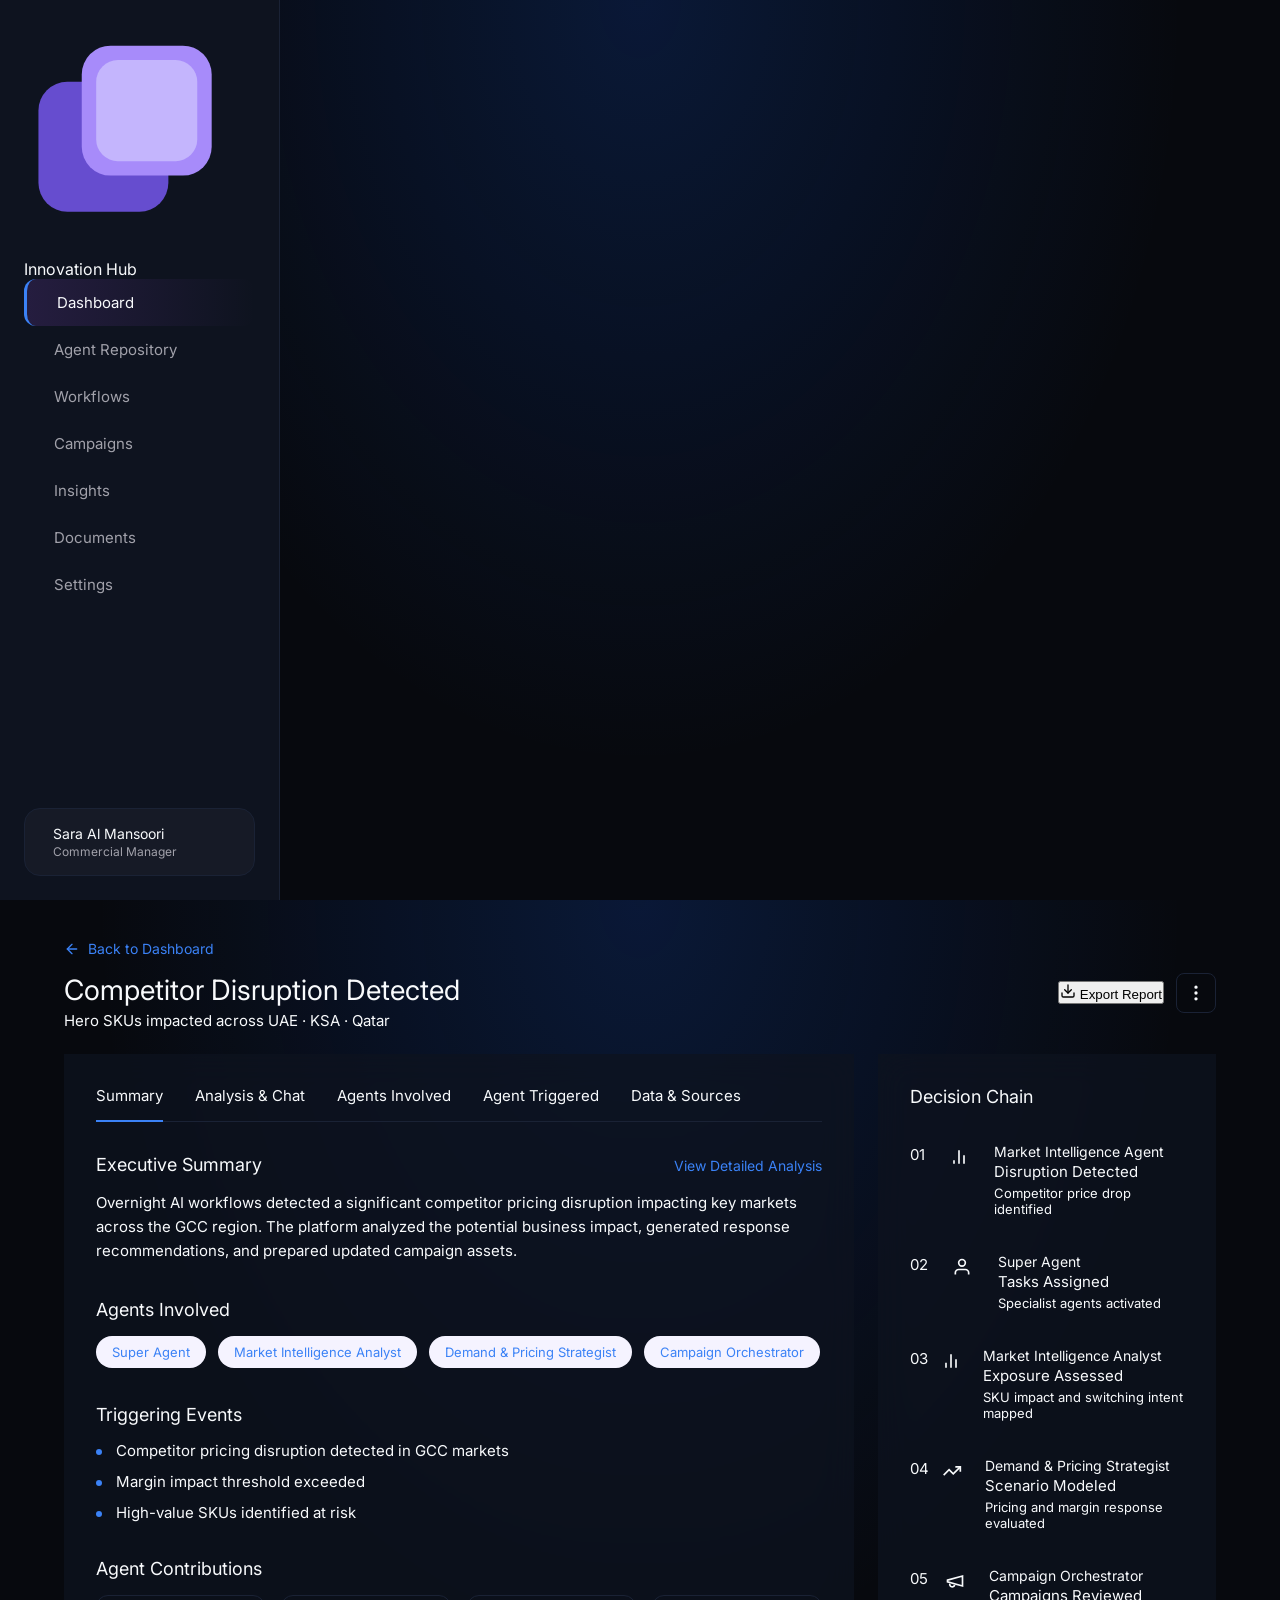
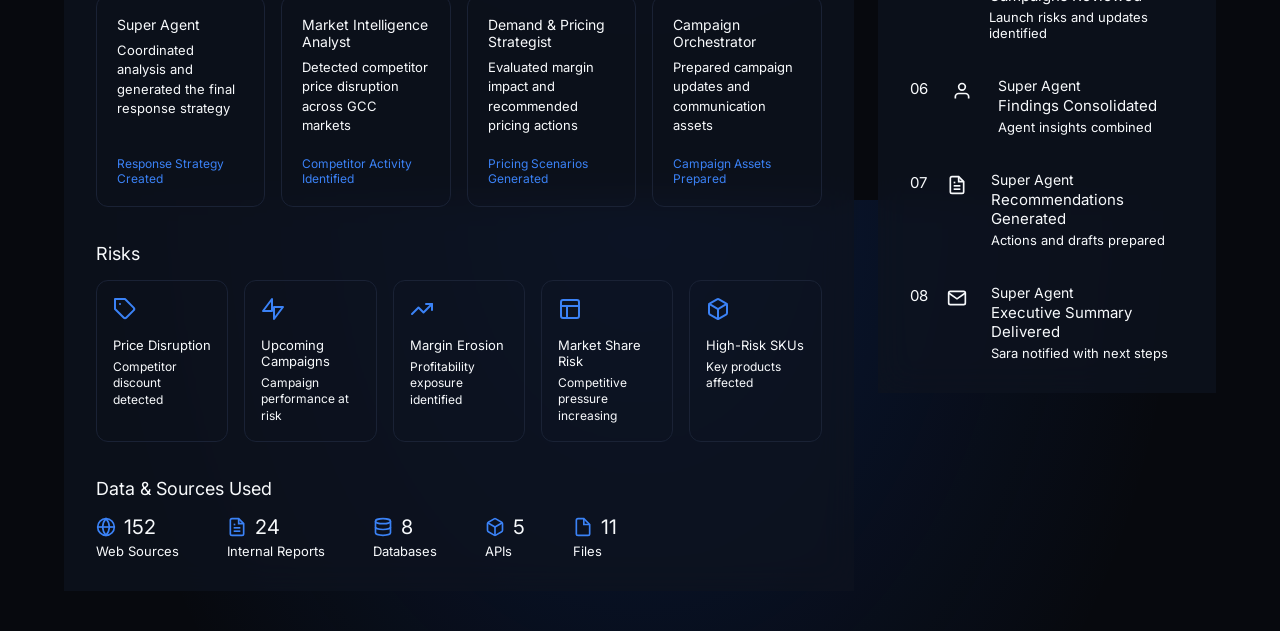
<file: summary.html>
<!DOCTYPE html>
<html lang="en">
<head>
  <meta charset="UTF-8">
  <meta name="viewport" content="width=1920">
  <title>Innovation Hub — Competitor Disruption Detected</title>
  <meta name="description" content="Innovation Hub detailed summary page">
  <link rel="preconnect" href="https://fonts.googleapis.com">
  <link rel="preconnect" href="https://fonts.gstatic.com" crossorigin>
  <link href="https://fonts.googleapis.com/css2?family=Inter:wght@400;500;600;700&display=swap" rel="stylesheet">
  <link rel="stylesheet" href="styles.css">
</head>
<body>

<div class="dashboard-layout">

  <!-- ===================== SIDEBAR ===================== -->
  <aside class="sidebar" id="sidebar">
    <!-- Sidebar Header -->
    <div class="sidebar-header">
      <div class="sidebar-logo">
        <div class="sidebar-logo-icon">
          <!-- Purple cube-like icon -->
          <svg viewBox="0 0 32 32" fill="none" xmlns="http://www.w3.org/2000/svg">
            <rect x="2" y="8" width="18" height="18" rx="4" fill="#7C5CFC" opacity="0.8"/>
            <rect x="8" y="3" width="18" height="18" rx="4" fill="#A78BFA"/>
            <rect x="10" y="5" width="14" height="14" rx="3" fill="#C4B5FD"/>
          </svg>
        </div>
        <span class="sidebar-logo-text">Innovation Hub</span>
      </div>
    </div>

    <!-- Navigation -->
    <nav class="sidebar-nav">
      <a href="index.html" class="nav-item active" style="text-decoration: none;">
        <span class="nav-icon">
          <svg xmlns="http://www.w3.org/2000/svg" viewBox="0 0 24 24" fill="none" stroke="currentColor" stroke-width="2" stroke-linecap="round" stroke-linejoin="round">
            <rect x="3" y="3" width="7" height="7" rx="1"/>
            <rect x="14" y="3" width="7" height="7" rx="1"/>
            <rect x="3" y="14" width="7" height="7" rx="1"/>
            <rect x="14" y="14" width="7" height="7" rx="1"/>
          </svg>
        </span>
        <span>Dashboard</span>
      </a>
      <div class="nav-item">
        <span class="nav-icon">
          <svg xmlns="http://www.w3.org/2000/svg" viewBox="0 0 24 24" fill="none" stroke="currentColor" stroke-width="2" stroke-linecap="round" stroke-linejoin="round">
            <circle cx="12" cy="12" r="10"/>
            <circle cx="12" cy="10" r="3"/>
            <path d="M7 20.662V19a2 2 0 0 1 2-2h6a2 2 0 0 1 2 2v1.662"/>
          </svg>
        </span>
        <span>Agent Repository</span>
      </div>
      <div class="nav-item">
        <span class="nav-icon">
          <svg xmlns="http://www.w3.org/2000/svg" viewBox="0 0 24 24" fill="none" stroke="currentColor" stroke-width="2" stroke-linecap="round" stroke-linejoin="round">
            <line x1="6" y1="3" x2="6" y2="15"/>
            <circle cx="18" cy="6" r="3"/>
            <circle cx="6" cy="18" r="3"/>
            <path d="M18 9a9 9 0 0 1-9 9"/>
          </svg>
        </span>
        <span>Workflows</span>
      </div>
      <div class="nav-item">
        <span class="nav-icon">
          <svg xmlns="http://www.w3.org/2000/svg" viewBox="0 0 24 24" fill="none" stroke="currentColor" stroke-width="2" stroke-linecap="round" stroke-linejoin="round">
            <path d="m3 11 18-5v12L3 13v-2z"/>
            <path d="M11.6 16.8a3 3 0 1 1-5.8-1.6"/>
          </svg>
        </span>
        <span>Campaigns</span>
      </div>
      <div class="nav-item">
        <span class="nav-icon">
          <svg xmlns="http://www.w3.org/2000/svg" viewBox="0 0 24 24" fill="none" stroke="currentColor" stroke-width="2" stroke-linecap="round" stroke-linejoin="round">
            <path d="M21.21 15.89A10 10 0 1 1 8 2.83"/>
            <path d="M22 12A10 10 0 0 0 12 2v10z"/>
          </svg>
        </span>
        <span>Insights</span>
      </div>
      <div class="nav-item">
        <span class="nav-icon">
          <svg xmlns="http://www.w3.org/2000/svg" viewBox="0 0 24 24" fill="none" stroke="currentColor" stroke-width="2" stroke-linecap="round" stroke-linejoin="round">
            <path d="M14 2H6a2 2 0 0 0-2 2v16a2 2 0 0 0 2 2h12a2 2 0 0 0 2-2V8z"/>
            <polyline points="14 2 14 8 20 8"/>
            <line x1="16" y1="13" x2="8" y2="13"/>
            <line x1="16" y1="17" x2="8" y2="17"/>
            <polyline points="10 9 9 9 8 9"/>
          </svg>
        </span>
        <span>Documents</span>
      </div>
      <div class="nav-item">
        <span class="nav-icon">
          <svg xmlns="http://www.w3.org/2000/svg" viewBox="0 0 24 24" fill="none" stroke="currentColor" stroke-width="2" stroke-linecap="round" stroke-linejoin="round">
            <circle cx="12" cy="12" r="3"/>
            <path d="M19.4 15a1.65 1.65 0 0 0 .33 1.82l.06.06a2 2 0 0 1 0 2.83 2 2 0 0 1-2.83 0l-.06-.06a1.65 1.65 0 0 0-1.82-.33 1.65 1.65 0 0 0-1 1.51V21a2 2 0 0 1-2 2 2 2 0 0 1-2-2v-.09A1.65 1.65 0 0 0 9 19.4a1.65 1.65 0 0 0-1.82.33l-.06.06a2 2 0 0 1-2.83 0 2 2 0 0 1 0-2.83l.06-.06A1.65 1.65 0 0 0 4.68 15a1.65 1.65 0 0 0-1.51-1H3a2 2 0 0 1-2-2 2 2 0 0 1 2-2h.09A1.65 1.65 0 0 0 4.6 9a1.65 1.65 0 0 0-.33-1.82l-.06-.06a2 2 0 0 1 0-2.83 2 2 0 0 1 2.83 0l.06.06A1.65 1.65 0 0 0 9 4.68a1.65 1.65 0 0 0 1-1.51V3a2 2 0 0 1 2-2 2 2 0 0 1 2 2v.09a1.65 1.65 0 0 0 1 1.51 1.65 1.65 0 0 0 1.82-.33l.06-.06a2 2 0 0 1 2.83 0 2 2 0 0 1 0 2.83l-.06.06a1.65 1.65 0 0 0-.33 1.82V9a1.65 1.65 0 0 0 1.51 1H21a2 2 0 0 1 2 2 2 2 0 0 1-2 2h-.09a1.65 1.65 0 0 0-1.51 1z"/>
          </svg>
        </span>
        <span>Settings</span>
      </div>
    </nav>

    <!-- Profile -->
    <div class="sidebar-profile">
      <div class="profile-avatar">
        <svg viewBox="0 0 40 40" xmlns="http://www.w3.org/2000/svg">
          <defs>
            <linearGradient id="avatarGrad2" x1="0%" y1="0%" x2="100%" y2="100%">
              <stop offset="0%" style="stop-color:#8B5CF6"/>
              <stop offset="100%" style="stop-color:#C084FC"/>
            </linearGradient>
          </defs>
          <rect width="40" height="40" rx="20" fill="url(#avatarGrad2)"/>
          <text x="20" y="24" font-family="Inter, sans-serif" font-size="14" font-weight="600" fill="white" text-anchor="middle">SA</text>
        </svg>
      </div>
      <div class="profile-info">
        <div class="profile-name">Sara Al Mansoori</div>
        <div class="profile-role">Commercial Manager</div>
      </div>
      <span class="profile-chevron">
        <svg xmlns="http://www.w3.org/2000/svg" viewBox="0 0 24 24" fill="none" stroke="currentColor" stroke-width="2" stroke-linecap="round" stroke-linejoin="round">
          <polyline points="6 9 12 15 18 9"/>
        </svg>
      </span>
    </div>
  </aside>

  <!-- ===================== MAIN CONTENT ===================== -->
  <main class="main-content summary-page-content">

    <!-- Header area -->
    <div class="summary-header-wrap">
      <div class="summary-header-top">
        <a href="index.html" class="back-link">
          <svg xmlns="http://www.w3.org/2000/svg" viewBox="0 0 24 24" fill="none" stroke="currentColor" stroke-width="2" stroke-linecap="round" stroke-linejoin="round" width="16" height="16">
            <line x1="19" y1="12" x2="5" y2="12"></line>
            <polyline points="12 19 5 12 12 5"></polyline>
          </svg>
          Back to Dashboard
        </a>
      </div>
      <div class="summary-header-main">
        <div class="summary-title-col">
          <h1 class="summary-title">Competitor Disruption Detected</h1>
          <p class="summary-subtitle">Hero SKUs impacted across UAE · KSA · Qatar</p>
        </div>
        <div class="summary-actions">
          <button class="btn-primary export-btn">
            <svg xmlns="http://www.w3.org/2000/svg" viewBox="0 0 24 24" fill="none" stroke="currentColor" stroke-width="2" stroke-linecap="round" stroke-linejoin="round" width="16" height="16">
              <path d="M21 15v4a2 2 0 0 1-2 2H5a2 2 0 0 1-2-2v-4"></path>
              <polyline points="7 10 12 15 17 10"></polyline>
              <line x1="12" y1="15" x2="12" y2="3"></line>
            </svg>
            Export Report
          </button>
          <button class="btn-icon">
            <svg xmlns="http://www.w3.org/2000/svg" viewBox="0 0 24 24" fill="none" stroke="currentColor" stroke-width="2" stroke-linecap="round" stroke-linejoin="round" width="20" height="20">
              <circle cx="12" cy="12" r="1"></circle>
              <circle cx="12" cy="5" r="1"></circle>
              <circle cx="12" cy="19" r="1"></circle>
            </svg>
          </button>
        </div>
      </div>
    </div>

    <!-- Main Layout -->
    <div class="summary-layout">
      <!-- Left Column -->
      <div class="summary-left">
        <!-- Tabs -->
        <div class="summary-tabs">
          <div class="tab-item active">Summary</div>
          <a href="analysis.html" class="tab-item" style="text-decoration: none;">Analysis & Chat</a>
          <div class="tab-item">Agents Involved</div>
          <div class="tab-item">Agent Triggered</div>
          <div class="tab-item">Data & Sources</div>
        </div>

        <div class="summary-content-inner">
          <!-- Executive Summary -->
          <div class="summary-section">
            <div class="section-header">
              <h2 class="section-heading">Executive Summary</h2>
              <a href="#" class="view-detailed-link">View Detailed Analysis</a>
            </div>
            <p class="section-text">
              Overnight AI workflows detected a significant competitor pricing disruption impacting key markets across the GCC region. The platform analyzed the potential business impact, generated response recommendations, and prepared updated campaign assets.
            </p>
          </div>

          <!-- Agents Involved -->
          <div class="summary-section">
            <h2 class="section-heading">Agents Involved</h2>
            <div class="agent-pills">
              <span class="agent-pill">Super Agent</span>
              <span class="agent-pill">Market Intelligence Analyst</span>
              <span class="agent-pill">Demand & Pricing Strategist</span>
              <span class="agent-pill">Campaign Orchestrator</span>
            </div>
          </div>

          <!-- Triggering Events -->
          <div class="summary-section">
            <h2 class="section-heading">Triggering Events</h2>
            <ul class="triggering-list">
              <li>Competitor pricing disruption detected in GCC markets</li>
              <li>Margin impact threshold exceeded</li>
              <li>High-value SKUs identified at risk</li>
            </ul>
          </div>

          <!-- Agent Contributions -->
          <div class="summary-section">
            <h2 class="section-heading">Agent Contributions</h2>
            <div class="contributions-grid">
              <div class="contribution-card">
                <div class="contrib-title">Super Agent</div>
                <p class="contrib-text">Coordinated analysis and generated the final response strategy</p>
                <div class="contrib-link">Response Strategy Created</div>
              </div>
              <div class="contribution-card">
                <div class="contrib-title">Market Intelligence Analyst</div>
                <p class="contrib-text">Detected competitor price disruption across GCC markets</p>
                <div class="contrib-link">Competitor Activity Identified</div>
              </div>
              <div class="contribution-card">
                <div class="contrib-title">Demand & Pricing Strategist</div>
                <p class="contrib-text">Evaluated margin impact and recommended pricing actions</p>
                <div class="contrib-link">Pricing Scenarios Generated</div>
              </div>
              <div class="contribution-card">
                <div class="contrib-title">Campaign Orchestrator</div>
                <p class="contrib-text">Prepared campaign updates and communication assets</p>
                <div class="contrib-link">Campaign Assets Prepared</div>
              </div>
            </div>
          </div>

          <!-- Risks -->
          <div class="summary-section">
            <h2 class="section-heading">Risks</h2>
            <div class="risks-grid">
              <div class="risk-card">
                <div class="risk-icon">
                  <svg xmlns="http://www.w3.org/2000/svg" viewBox="0 0 24 24" fill="none" stroke="currentColor" stroke-width="2" stroke-linecap="round" stroke-linejoin="round"><path d="M20.59 13.41l-7.17 7.17a2 2 0 0 1-2.83 0L2 12V2h10l8.59 8.59a2 2 0 0 1 0 2.82z"></path><line x1="7" y1="7" x2="7.01" y2="7"></line></svg>
                </div>
                <div class="risk-title">Price Disruption</div>
                <div class="risk-desc">Competitor discount detected</div>
              </div>
              <div class="risk-card">
                <div class="risk-icon">
                  <svg xmlns="http://www.w3.org/2000/svg" viewBox="0 0 24 24" fill="none" stroke="currentColor" stroke-width="2" stroke-linecap="round" stroke-linejoin="round"><polygon points="11 2 11 14 2 14"></polygon><polygon points="22 10 13 10 13 22"></polygon></svg>
                </div>
                <div class="risk-title">Upcoming Campaigns</div>
                <div class="risk-desc">Campaign performance at risk</div>
              </div>
              <div class="risk-card">
                <div class="risk-icon">
                  <svg xmlns="http://www.w3.org/2000/svg" viewBox="0 0 24 24" fill="none" stroke="currentColor" stroke-width="2" stroke-linecap="round" stroke-linejoin="round"><polyline points="22 7 13.5 15.5 8.5 10.5 2 17"></polyline><polyline points="16 7 22 7 22 13"></polyline></svg>
                </div>
                <div class="risk-title">Margin Erosion</div>
                <div class="risk-desc">Profitability exposure identified</div>
              </div>
              <div class="risk-card">
                <div class="risk-icon">
                  <svg xmlns="http://www.w3.org/2000/svg" viewBox="0 0 24 24" fill="none" stroke="currentColor" stroke-width="2" stroke-linecap="round" stroke-linejoin="round"><rect x="3" y="3" width="18" height="18" rx="2" ry="2"></rect><line x1="3" y1="9" x2="21" y2="9"></line><line x1="9" y1="21" x2="9" y2="9"></line></svg>
                </div>
                <div class="risk-title">Market Share Risk</div>
                <div class="risk-desc">Competitive pressure increasing</div>
              </div>
              <div class="risk-card">
                <div class="risk-icon">
                  <svg xmlns="http://www.w3.org/2000/svg" viewBox="0 0 24 24" fill="none" stroke="currentColor" stroke-width="2" stroke-linecap="round" stroke-linejoin="round"><path d="M21 16V8a2 2 0 0 0-1-1.73l-7-4a2 2 0 0 0-2 0l-7 4A2 2 0 0 0 3 8v8a2 2 0 0 0 1 1.73l7 4a2 2 0 0 0 2 0l7-4A2 2 0 0 0 21 16z"></path><polyline points="3.27 6.96 12 12.01 20.73 6.96"></polyline><line x1="12" y1="22.08" x2="12" y2="12"></line></svg>
                </div>
                <div class="risk-title">High-Risk SKUs</div>
                <div class="risk-desc">Key products affected</div>
              </div>
            </div>
          </div>

          <!-- Data & Sources Used -->
          <div class="summary-section">
            <h2 class="section-heading">Data & Sources Used</h2>
            <div class="data-sources-row">
              <div class="data-source-item">
                <div class="ds-val"><svg viewBox="0 0 24 24" fill="none" stroke="currentColor" stroke-width="2"><circle cx="12" cy="12" r="10"/><line x1="2" y1="12" x2="22" y2="12"/><path d="M12 2a15.3 15.3 0 0 1 4 10 15.3 15.3 0 0 1-4 10 15.3 15.3 0 0 1-4-10 15.3 15.3 0 0 1 4-10z"/></svg> 152</div>
                <div class="ds-label">Web Sources</div>
              </div>
              <div class="data-source-item">
                <div class="ds-val"><svg viewBox="0 0 24 24" fill="none" stroke="currentColor" stroke-width="2"><path d="M14 2H6a2 2 0 0 0-2 2v16a2 2 0 0 0 2 2h12a2 2 0 0 0 2-2V8z"/><polyline points="14 2 14 8 20 8"/><line x1="16" y1="13" x2="8" y2="13"/><line x1="16" y1="17" x2="8" y2="17"/><polyline points="10 9 9 9 8 9"/></svg> 24</div>
                <div class="ds-label">Internal Reports</div>
              </div>
              <div class="data-source-item">
                <div class="ds-val"><svg viewBox="0 0 24 24" fill="none" stroke="currentColor" stroke-width="2"><ellipse cx="12" cy="5" rx="9" ry="3"/><path d="M21 12c0 1.66-4 3-9 3s-9-1.34-9-3"/><path d="M3 5v14c0 1.66 4 3 9 3s9-1.34 9-3V5"/></svg> 8</div>
                <div class="ds-label">Databases</div>
              </div>
              <div class="data-source-item">
                <div class="ds-val"><svg viewBox="0 0 24 24" fill="none" stroke="currentColor" stroke-width="2"><path d="M21 16V8a2 2 0 0 0-1-1.73l-7-4a2 2 0 0 0-2 0l-7 4A2 2 0 0 0 3 8v8a2 2 0 0 0 1 1.73l7 4a2 2 0 0 0 2 0l7-4A2 2 0 0 0 21 16z"/><polyline points="3.29 7 12 12 20.71 7"/><line x1="12" y1="22" x2="12" y2="12"/></svg> 5</div>
                <div class="ds-label">APIs</div>
              </div>
              <div class="data-source-item">
                <div class="ds-val"><svg viewBox="0 0 24 24" fill="none" stroke="currentColor" stroke-width="2"><path d="M13 2H6a2 2 0 0 0-2 2v16a2 2 0 0 0 2 2h12a2 2 0 0 0 2-2V9z"/><polyline points="13 2 13 9 20 9"/></svg> 11</div>
                <div class="ds-label">Files</div>
              </div>
            </div>
          </div>
        </div>
      </div>

      <!-- Right Column: Decision Chain -->
      <div class="summary-right">
        <h2 class="section-heading decision-heading">Decision Chain</h2>
        <div class="decision-timeline">
          <!-- Item 1 -->
          <div class="timeline-item">
            <div class="timeline-step">01</div>
            <div class="timeline-node">
              <div class="timeline-icon"><svg viewBox="0 0 24 24" fill="none" stroke="currentColor" stroke-width="2"><path d="M18 20V10M12 20V4M6 20v-4"/></svg></div>
            </div>
            <div class="timeline-content">
              <div class="timeline-title">Market Intelligence Agent</div>
              <div class="timeline-action">Disruption Detected</div>
              <div class="timeline-desc">Competitor price drop identified</div>
            </div>
          </div>
          <!-- Item 2 -->
          <div class="timeline-item">
            <div class="timeline-step">02</div>
            <div class="timeline-node">
              <div class="timeline-icon"><svg viewBox="0 0 24 24" fill="none" stroke="currentColor" stroke-width="2"><circle cx="12" cy="7" r="4"/><path d="M20 21v-2a4 4 0 0 0-4-4H8a4 4 0 0 0-4 4v2"/></svg></div>
            </div>
            <div class="timeline-content">
              <div class="timeline-title">Super Agent</div>
              <div class="timeline-action">Tasks Assigned</div>
              <div class="timeline-desc">Specialist agents activated</div>
            </div>
          </div>
          <!-- Item 3 -->
          <div class="timeline-item">
            <div class="timeline-step">03</div>
            <div class="timeline-node">
              <div class="timeline-icon"><svg viewBox="0 0 24 24" fill="none" stroke="currentColor" stroke-width="2"><line x1="18" y1="20" x2="18" y2="10"/><line x1="12" y1="20" x2="12" y2="4"/><line x1="6" y1="20" x2="6" y2="14"/></svg></div>
            </div>
            <div class="timeline-content">
              <div class="timeline-title">Market Intelligence Analyst</div>
              <div class="timeline-action">Exposure Assessed</div>
              <div class="timeline-desc">SKU impact and switching intent mapped</div>
            </div>
          </div>
          <!-- Item 4 -->
          <div class="timeline-item">
            <div class="timeline-step">04</div>
            <div class="timeline-node">
              <div class="timeline-icon"><svg viewBox="0 0 24 24" fill="none" stroke="currentColor" stroke-width="2"><polyline points="22 7 13.5 15.5 8.5 10.5 2 17"/><polyline points="16 7 22 7 22 13"/></svg></div>
            </div>
            <div class="timeline-content">
              <div class="timeline-title">Demand & Pricing Strategist</div>
              <div class="timeline-action">Scenario Modeled</div>
              <div class="timeline-desc">Pricing and margin response evaluated</div>
            </div>
          </div>
          <!-- Item 5 -->
          <div class="timeline-item">
            <div class="timeline-step">05</div>
            <div class="timeline-node">
              <div class="timeline-icon"><svg viewBox="0 0 24 24" fill="none" stroke="currentColor" stroke-width="2"><path d="m3 11 18-5v12L3 13v-2z"/><path d="M11.6 16.8a3 3 0 1 1-5.8-1.6"/></svg></div>
            </div>
            <div class="timeline-content">
              <div class="timeline-title">Campaign Orchestrator</div>
              <div class="timeline-action">Campaigns Reviewed</div>
              <div class="timeline-desc">Launch risks and updates identified</div>
            </div>
          </div>
          <!-- Item 6 -->
          <div class="timeline-item">
            <div class="timeline-step">06</div>
            <div class="timeline-node">
              <div class="timeline-icon"><svg viewBox="0 0 24 24" fill="none" stroke="currentColor" stroke-width="2"><circle cx="12" cy="7" r="4"/><path d="M20 21v-2a4 4 0 0 0-4-4H8a4 4 0 0 0-4 4v2"/></svg></div>
            </div>
            <div class="timeline-content">
              <div class="timeline-title">Super Agent</div>
              <div class="timeline-action">Findings Consolidated</div>
              <div class="timeline-desc">Agent insights combined</div>
            </div>
          </div>
          <!-- Item 7 -->
          <div class="timeline-item">
            <div class="timeline-step">07</div>
            <div class="timeline-node">
              <div class="timeline-icon"><svg viewBox="0 0 24 24" fill="none" stroke="currentColor" stroke-width="2"><path d="M14 2H6a2 2 0 0 0-2 2v16a2 2 0 0 0 2 2h12a2 2 0 0 0 2-2V8z"/><polyline points="14 2 14 8 20 8"/><line x1="16" y1="13" x2="8" y2="13"/><line x1="16" y1="17" x2="8" y2="17"/><polyline points="10 9 9 9 8 9"/></svg></div>
            </div>
            <div class="timeline-content">
              <div class="timeline-title">Super Agent</div>
              <div class="timeline-action">Recommendations Generated</div>
              <div class="timeline-desc">Actions and drafts prepared</div>
            </div>
          </div>
          <!-- Item 8 -->
          <div class="timeline-item">
            <div class="timeline-step">08</div>
            <div class="timeline-node">
              <div class="timeline-icon"><svg viewBox="0 0 24 24" fill="none" stroke="currentColor" stroke-width="2"><path d="M4 4h16c1.1 0 2 .9 2 2v12c0 1.1-.9 2-2 2H4c-1.1 0-2-.9-2-2V6c0-1.1.9-2 2-2z"/><polyline points="22,6 12,13 2,6"/></svg></div>
            </div>
            <div class="timeline-content">
              <div class="timeline-title">Super Agent</div>
              <div class="timeline-action">Executive Summary Delivered</div>
              <div class="timeline-desc">Sara notified with next steps</div>
            </div>
          </div>
        </div>
      </div>
    </div>
  </main>
</div>

</body>
</html>
</file>
<file: styles.css>
/* ============================================
   Innovation Hub - Dark Mode Design System
   ============================================ */

@import url('https://fonts.googleapis.com/css2?family=Outfit:wght@300;400;500;600;700&family=Inter:wght@400;500;600&display=swap');

:root {
  /* Core Colors */
  --bg-dark: #07090E; /* Very dark blue-black background */
  --bg-surface: #0E131F; /* Dark surface for cards */
  --bg-surface-glass: rgba(14, 19, 31, 0.75);
  --border-color: #1A2235; /* Subtle borders */
  
  /* Primary Accents */
  --color-primary: #3B82F6; /* Vibrant Blue from the image */
  --color-primary-glow: rgba(21, 94, 239, 0.3);
  --color-primary-dark: #0D4AC0;
  
  /* Text */
  --text-primary: #f8fafc;
  --text-secondary: #a1a1aa;
  
  /* Status Colors */
  --status-active: #10b981; /* Emerald */
  --status-active-glow: rgba(16, 185, 129, 0.3);
  --status-idle: #64748b; /* Slate */
  
  /* Layout Dimensions */
  --sidebar-width: 280px;
  --header-height: 80px;
  
  /* Typography */
  --font-display: 'Outfit', sans-serif;
  --font-body: 'Inter', sans-serif;
}

* {
  box-sizing: border-box;
  margin: 0;
  padding: 0;
}

body {
  font-family: var(--font-body);
  background-color: var(--bg-dark);
  color: var(--text-primary);
  display: flex;
  height: 100vh;
  overflow: hidden;
  background-image: radial-gradient(ellipse at 50% 0%, rgba(21, 94, 239, 0.18) 0%, transparent 60%);
}

/* --- Utilities --- */
.glass-panel {
  background: var(--bg-surface-glass);
  backdrop-filter: blur(20px);
  -webkit-backdrop-filter: blur(20px);
  border: 1px solid var(--border-color);
  border-radius: 16px;
}

.text-gradient {
  background: linear-gradient(135deg, #e879f9, #a855f7);
  -webkit-background-clip: text;
  -webkit-text-fill-color: transparent;
}

/* --- Sidebar --- */
.sidebar {
  width: var(--sidebar-width);
  height: 100vh;
  background: var(--bg-surface);
  border-right: 1px solid var(--border-color);
  display: flex;
  flex-direction: column;
  padding: 24px;
  position: relative;
  z-index: 100;
}

.logo-area {
  display: flex;
  align-items: center;
  gap: 12px;
  margin-bottom: 48px;
}

.logo-icon {
  width: 36px;
  height: 36px;
  background: linear-gradient(135deg, var(--color-primary), var(--color-primary-dark));
  border-radius: 10px;
  display: flex;
  align-items: center;
  justify-content: center;
  box-shadow: 0 4px 12px var(--color-primary-glow);
}

.logo-text {
  font-family: var(--font-display);
  font-size: 20px;
  font-weight: 400;
  letter-spacing: -0.5px;
}

.nav-menu {
  display: flex;
  flex-direction: column;
  gap: 8px;
  flex: 1;
}

.nav-item {
  display: flex;
  align-items: center;
  gap: 14px;
  padding: 14px 16px;
  border-radius: 12px;
  color: var(--text-secondary);
  text-decoration: none;
  font-weight: 400;
  font-size: 15px;
  transition: all 0.2s ease;
}

.nav-item:hover {
  background: rgba(255, 255, 255, 0.05);
  color: var(--text-primary);
}

.nav-item.active {
  background: linear-gradient(90deg, rgba(168, 85, 247, 0.15) 0%, transparent 100%);
  color: var(--text-primary);
  border-left: 3px solid var(--color-primary);
}

.nav-item svg {
  stroke-width: 2;
  transition: all 0.2s ease;
}

.nav-item.active svg {
  stroke: var(--color-primary);
}

/* User Profile Mini */
.sidebar-profile {
  margin-top: auto;
  display: flex;
  align-items: center;
  gap: 12px;
  padding: 16px;
  background: rgba(255, 255, 255, 0.03);
  border-radius: 16px;
  border: 1px solid var(--border-color);
  cursor: pointer;
  transition: border-color 0.2s ease;
}

.sidebar-profile:hover {
  border-color: rgba(255, 255, 255, 0.1);
}

.profile-img {
  width: 40px;
  height: 40px;
  border-radius: 50%;
  object-fit: cover;
  border: 2px solid var(--border-color);
}

.profile-info {
  flex: 1;
}

.profile-name {
  font-size: 14px;
  font-weight: 400;
  color: var(--text-primary);
}

.profile-role {
  font-size: 12px;
  color: var(--text-secondary);
  margin-top: 2px;
}

/* --- Main Content --- */
.main-content {
  flex: 1;
  display: flex;
  flex-direction: column;
  position: relative;
}

/* Top Header */
.top-header {
  height: var(--header-height);
  padding: 0 40px;
  display: flex;
  align-items: center;
  justify-content: space-between;
  border-bottom: 1px solid rgba(255, 255, 255, 0.05);
}

.header-title {
  font-family: var(--font-display);
  font-size: 24px;
  font-weight: 400;
}

.header-actions {
  display: flex;
  align-items: center;
  gap: 16px;
}

.btn-icon {
  background: transparent;
  border: 1px solid var(--border-color);
  color: var(--text-secondary);
  width: 40px;
  height: 40px;
  border-radius: 12px;
  display: flex;
  align-items: center;
  justify-content: center;
  cursor: pointer;
  transition: all 0.2s ease;
}

.btn-icon:hover {
  background: rgba(255, 255, 255, 0.05);
  color: var(--text-primary);
}

/* Content Area */
.content-scroll {
  flex: 1;
  overflow-y: auto;
  padding: 40px;
}

/* Tabs */
.content-tabs {
  display: flex;
  gap: 32px;
  border-bottom: 1px solid var(--border-color);
  margin-bottom: 32px;
}

.tab {
  padding: 0 0 16px 0;
  color: var(--text-secondary);
  font-weight: 400;
  font-size: 15px;
  cursor: pointer;
  position: relative;
  transition: color 0.2s ease;
}

.tab:hover {
  color: var(--text-primary);
}

.tab.active {
  color: var(--text-primary);
}

.tab.active::after {
  content: '';
  position: absolute;
  bottom: -1px;
  left: 0;
  width: 100%;
  height: 2px;
  background: var(--color-primary);
  border-radius: 2px 2px 0 0;
  box-shadow: 0 -2px 10px var(--color-primary-glow);
}

/* Dashboard Grid */
.dashboard-grid {
  display: grid;
  grid-template-columns: repeat(3, 1fr);
  gap: 24px;
  margin-bottom: 32px;
}

.stat-card {
  padding: 24px;
  display: flex;
  flex-direction: column;
  gap: 12px;
  position: relative;
  overflow: hidden;
}

.stat-card::before {
  content: '';
  position: absolute;
  top: 0; left: 0; right: 0; height: 100%;
  background: linear-gradient(180deg, rgba(255,255,255,0.03) 0%, transparent 100%);
  pointer-events: none;
}

.stat-header {
  display: flex;
  justify-content: space-between;
  align-items: center;
  color: var(--text-secondary);
  font-size: 14px;
  font-weight: 400;
}

.stat-value {
  font-family: var(--font-display);
  font-size: 36px;
  font-weight: 400;
  color: var(--text-primary);
}

.stat-trend {
  display: flex;
  align-items: center;
  gap: 4px;
  font-size: 13px;
  font-weight: 400;
}

.trend-up { color: var(--status-active); }
.trend-down { color: var(--color-danger); }

/* AI Agent Cards */
.section-title {
  font-family: var(--font-display);
  font-size: 20px;
  font-weight: 400;
  margin-bottom: 20px;
  display: flex;
  align-items: center;
  gap: 12px;
}

.agent-grid {
  display: grid;
  grid-template-columns: repeat(auto-fit, minmax(280px, 1fr));
  gap: 24px;
}

.agent-card {
  padding: 24px;
  display: flex;
  flex-direction: column;
  transition: transform 0.2s ease, box-shadow 0.2s ease;
  cursor: pointer;
}

.agent-card:hover {
  transform: translateY(-4px);
  box-shadow: 0 12px 24px rgba(0, 0, 0, 0.4);
  border-color: rgba(168, 85, 247, 0.4);
}

.agent-header {
  display: flex;
  justify-content: space-between;
  align-items: flex-start;
  margin-bottom: 16px;
}

.agent-icon-wrapper {
  width: 48px;
  height: 48px;
  border-radius: 12px;
  background: rgba(255, 255, 255, 0.05);
  display: flex;
  align-items: center;
  justify-content: center;
  color: var(--color-primary);
}

.agent-status {
  padding: 4px 10px;
  border-radius: 12px;
  font-size: 11px;
  font-weight: 400;
  text-transform: uppercase;
  letter-spacing: 0.5px;
}

.status-active {
  background: var(--status-active-glow);
  color: var(--status-active);
  border: 1px solid rgba(16, 185, 129, 0.2);
}

.status-idle {
  background: rgba(100, 116, 139, 0.2);
  color: var(--status-idle);
  border: 1px solid rgba(100, 116, 139, 0.2);
}

.agent-name {
  font-family: var(--font-display);
  font-size: 18px;
  font-weight: 400;
  margin-bottom: 6px;
}

.agent-desc {
  font-size: 13px;
  color: var(--text-secondary);
  line-height: 1.5;
  margin-bottom: 24px;
  flex: 1;
}

.agent-progress {
  height: 4px;
  background: rgba(255, 255, 255, 0.1);
  border-radius: 2px;
  overflow: hidden;
}

.progress-bar {
  height: 100%;
  background: linear-gradient(90deg, var(--color-primary), #e879f9);
  border-radius: 2px;
  box-shadow: 0 0 10px var(--color-primary-glow);
}


/* ============================================
   Summary Page Styles
   ============================================ */

.summary-header-wrap {
  margin-bottom: 24px;
}

.summary-header-top {
  margin-bottom: 12px;
}

.back-link {
  display: inline-flex;
  align-items: center;
  gap: 8px;
  color: var(--color-primary);
  font-weight: 400;
  text-decoration: none;
  font-size: 14px;
}

.summary-header-main {
  display: flex;
  justify-content: space-between;
  align-items: flex-start;
}

.summary-title {
  font-size: 28px;
  font-weight: 400;
  color: var(--color-text-primary);
  margin-bottom: 4px;
}

.summary-subtitle {
  font-size: 15px;
  color: var(--color-text-secondary);
}

.summary-actions {
  display: flex;
  align-items: center;
  gap: 12px;
}

.btn-outline {
  display: inline-flex;
  align-items: center;
  gap: 8px;
  padding: 10px 16px;
  background-color: transparent;
  border: 1px solid var(--border-color);
  border-radius: 8px;
  font-family: var(--font-family);
  font-size: 14px;
  font-weight: 400;
  color: var(--color-text-primary);
  cursor: pointer;
  transition: background-color 0.2s;
}

.btn-outline:hover {
  background-color: rgba(255, 255, 255, 0.05);
}

.btn-icon {
  display: inline-flex;
  align-items: center;
  justify-content: center;
  width: 40px;
  height: 40px;
  background-color: transparent;
  border: 1px solid var(--border-color);
  border-radius: 8px;
  color: var(--color-text-primary);
  cursor: pointer;
}

/* Summary Layout */
.summary-layout {
  display: grid;
  grid-template-columns: minmax(0, 7fr) minmax(0, 3fr);
  gap: 24px;
  align-items: start;
}

.summary-left {
  background-color: var(--bg-surface-glass); backdrop-filter: blur(16px);
  border-radius: var(--card-radius);
  box-shadow: var(--card-shadow);
  padding: 32px;
}

.summary-right {
  background-color: var(--bg-surface-glass); backdrop-filter: blur(16px);
  border-radius: var(--card-radius);
  box-shadow: var(--card-shadow);
  padding: 32px;
}

/* Tabs */
.summary-tabs {
  display: flex;
  gap: 32px;
  border-bottom: 1px solid var(--border-color);
  margin-bottom: 32px;
}

.tab-item {
  padding-bottom: 16px;
  font-size: 15px;
  font-weight: 400;
  color: var(--color-text-secondary);
  cursor: pointer;
  position: relative;
}

.tab-item.active {
  color: var(--color-text-primary);
  font-weight: 400;
}

.tab-item.active::after {
  content: '';
  position: absolute;
  bottom: -1px;
  left: 0;
  width: 100%;
  height: 2px;
  background-color: var(--color-primary);
}

/* Sections */
.summary-section {
  margin-bottom: 36px;
}

.summary-section:last-child {
  margin-bottom: 0;
}

.section-header {
  display: flex;
  justify-content: space-between;
  align-items: baseline;
  margin-bottom: 16px;
}

.section-heading {
  font-size: 18px;
  font-weight: 400;
  color: var(--color-text-primary);
  margin-bottom: 16px;
}

.section-header .section-heading {
  margin-bottom: 0;
}

.view-detailed-link {
  font-size: 14px;
  font-weight: 400;
  color: var(--color-primary);
  text-decoration: none;
}

.section-text {
  font-size: 15px;
  color: var(--color-text-secondary);
  line-height: 1.6;
}

/* Agent Pills */
.agent-pills {
  display: flex;
  flex-wrap: wrap;
  gap: 12px;
}

.agent-pill {
  background-color: #F5F3FF;
  color: var(--color-primary);
  padding: 8px 16px;
  border-radius: 20px;
  font-size: 13px;
  font-weight: 400;
}

/* Triggering List */
.triggering-list {
  list-style: none;
  padding: 0;
}

.triggering-list li {
  position: relative;
  padding-left: 20px;
  margin-bottom: 12px;
  font-size: 15px;
  color: var(--color-text-secondary);
}

.triggering-list li::before {
  content: '';
  position: absolute;
  left: 0;
  top: 8px;
  width: 6px;
  height: 6px;
  background-color: var(--color-primary);
  border-radius: 50%;
}

/* Contributions Grid */
.contributions-grid {
  display: grid;
  grid-template-columns: repeat(4, 1fr);
  gap: 16px;
}

.contribution-card {
  border: 1px solid var(--border-color);
  border-radius: 12px;
  padding: 20px;
  display: flex;
  flex-direction: column;
}

.contrib-title {
  font-weight: 400;
  font-size: 14px;
  color: var(--color-text-primary);
  margin-bottom: 8px;
}

.contrib-text {
  font-size: 13px;
  color: var(--color-text-secondary);
  line-height: 1.5;
  margin-bottom: 20px;
  flex-grow: 1;
}

.contrib-link {
  font-size: 12px;
  font-weight: 400;
  color: var(--color-primary);
}

/* Risks Grid */
.risks-grid {
  display: grid;
  grid-template-columns: repeat(5, 1fr);
  gap: 16px;
}

.risk-card {
  border: 1px solid var(--border-color);
  border-radius: 12px;
  padding: 16px;
  display: flex;
  flex-direction: column;
}

.risk-icon {
  color: var(--color-primary);
  margin-bottom: 12px;
}

.risk-icon svg {
  width: 24px;
  height: 24px;
}

.risk-title {
  font-weight: 400;
  font-size: 13px;
  color: var(--color-text-primary);
  margin-bottom: 6px;
}

.risk-desc {
  font-size: 12px;
  color: var(--color-text-secondary);
  line-height: 1.4;
}

/* Data Sources Row */
.data-sources-row {
  display: flex;
  justify-content: flex-start;
  gap: 48px;
}

.data-source-item {
  display: flex;
  flex-direction: column;
  align-items: flex-start;
}

.ds-val {
  display: flex;
  align-items: center;
  gap: 8px;
  font-size: 20px;
  font-weight: 400;
  color: var(--color-text-primary);
  margin-bottom: 4px;
}

.ds-val svg {
  width: 20px;
  height: 20px;
  color: var(--color-primary);
}

.ds-label {
  font-size: 13px;
  color: var(--color-text-secondary);
}

/* Decision Timeline */
.decision-heading {
  margin-bottom: 32px;
}

.decision-timeline {
  position: relative;
}

.timeline-item {
  display: flex;
  position: relative;
  margin-bottom: 32px;
}

.timeline-item:last-child {
  margin-bottom: 0;
}

.timeline-item::before {
  content: '';
  position: absolute;
  left: 51px;
  top: 32px;
  bottom: -32px;
  width: 2px;
  background-color: var(--color-border);
  z-index: 1;
}

.timeline-item:last-child::before {
  display: none;
}

.timeline-step {
  width: 32px;
  font-weight: 400;
  font-size: 15px;
  color: var(--color-text-primary);
  padding-top: 6px;
}

.timeline-node {
  width: 40px;
  height: 40px;
  border-radius: 50%;
  background-color: var(--color-page-bg);
  display: flex;
  align-items: center;
  justify-content: center;
  margin-right: 16px;
  position: relative;
  z-index: 2;
}

.timeline-icon svg {
  width: 20px;
  height: 20px;
  color: var(--color-text-primary);
}

.timeline-content {
  flex-grow: 1;
  padding-top: 4px;
}

.timeline-title {
  font-weight: 400;
  font-size: 14px;
  color: var(--color-text-primary);
  margin-bottom: 2px;
}

.timeline-action {
  font-weight: 400;
  font-size: 15px;
  color: var(--color-text-primary);
  margin-bottom: 4px;
}

.timeline-desc {
  font-size: 13px;
  color: var(--color-text-secondary);
}

/* ============================================
   Analysis Page Styles & Padding Updates
   ============================================ */
.analysis-page-content {
  display: flex;
  flex-direction: column;
  height: 100vh;
  overflow: hidden;
  padding: 0;
}

.analysis-scroll-area {
  flex: 1;
  overflow-y: auto;
  padding: 40px 64px 0 64px;
}

.analysis-bottom-area {
  padding: 0 64px 24px 64px;
  background-color: var(--color-page-bg);
  flex-shrink: 0;
}

.summary-page-content {
  padding: 40px 64px;
}

.analysis-card {
  background-color: var(--bg-surface-glass); backdrop-filter: blur(16px);
  border: 1px solid var(--border-color);
  border-radius: var(--card-radius);
  box-shadow: var(--card-shadow);
  padding: 32px;
  position: relative;
  margin-bottom: 80px;
}

.analysis-main-header {
  display: flex;
  align-items: center;
  gap: 16px;
  margin-bottom: 24px;
}

.analysis-main-icon {
  width: 48px;
  height: 48px;
  border-radius: 50%;
  background-color: #F5F3FF;
  display: flex;
  align-items: center;
  justify-content: center;
  color: var(--color-primary);
}
.analysis-main-icon svg { width: 24px; height: 24px; }

.analysis-main-title { font-size: 20px; font-weight: 400; color: var(--color-text-primary); margin-bottom: 4px; }
.analysis-main-subtitle { font-size: 14px; color: var(--color-text-secondary); }

.analysis-meta { display: flex; gap: 40px; margin-bottom: 40px; }
.analysis-meta-item { display: flex; align-items: center; gap: 8px; font-size: 14px; font-weight: 400; color: var(--color-text-primary); }
.analysis-meta-item svg { width: 18px; height: 18px; color: var(--color-primary); }
.analysis-meta-item span.light { font-weight: 400; color: var(--color-text-secondary); }

/* Executive Snapshot */
.snapshot-table {
  display: flex;
  border-radius: 12px;
  border: 1px solid var(--border-color);
  overflow: hidden;
  margin-bottom: 40px;
}
.snapshot-col {
  flex: 1;
  padding: 16px 20px;
  text-align: center;
  border-right: 1px solid var(--border-color);
  background-color: #FAFAFA;
}
.snapshot-col:last-child { border-right: none; }
.snapshot-col:nth-child(even) { background-color: #FFFFFF; }
.snapshot-label { font-size: 13px; font-weight: 400; color: var(--color-text-primary); margin-bottom: 12px; }
.snapshot-value { font-size: 14px; font-weight: 400; color: var(--color-text-secondary); }

/* Agent Findings */
.findings-grid {
  display: grid;
  grid-template-columns: repeat(4, 1fr);
  gap: 16px;
  margin-bottom: 40px;
}
.finding-card {
  border: 1px solid var(--border-color);
  border-radius: 12px;
  padding: 20px;
}
.finding-header { display: flex; align-items: center; gap: 12px; margin-bottom: 16px; font-weight: 400; font-size: 15px; }
.finding-header svg { width: 20px; height: 20px; color: var(--color-primary); }
.finding-list { list-style: none; padding: 0; margin: 0; }
.finding-list li {
  position: relative; padding-left: 16px; margin-bottom: 12px; font-size: 13px; color: var(--color-text-secondary); line-height: 1.5;
}
.finding-list li::before {
  content: ''; position: absolute; left: 0; top: 6px; width: 4px; height: 4px; background-color: var(--color-primary); border-radius: 50%;
}

/* Response Scenario Comparison */
.scenario-chart-container {
  border: 1px solid var(--border-color);
  border-radius: 12px;
  padding: 40px 60px;
  margin-bottom: 40px;
  display: flex;
  justify-content: center;
}

.chart-mockup {
  position: relative;
  width: 100%;
  max-width: 600px;
  height: 250px;
  display: flex;
  justify-content: space-around;
  align-items: flex-end;
  border-bottom: 1px solid var(--border-color);
  background-image: linear-gradient(to top, var(--color-border) 1px, transparent 1px);
  background-size: 100% 50px;
  background-position: left bottom;
}

.chart-y-axis-left { position: absolute; left: -40px; top: -10px; bottom: -10px; display: flex; flex-direction: column; justify-content: space-between; font-size: 12px; color: var(--color-text-secondary); text-align: right; }
.chart-y-axis-right { position: absolute; right: -40px; top: -10px; bottom: -10px; display: flex; flex-direction: column; justify-content: space-between; font-size: 12px; color: var(--color-text-secondary); text-align: left; }
.chart-x-axis { position: absolute; bottom: -30px; left: 0; right: 0; display: flex; justify-content: space-around; font-size: 13px; color: var(--color-text-secondary); }

.chart-bar-group {
  display: flex;
  flex-direction: column;
  align-items: center;
  position: relative;
  z-index: 2;
  width: 40px;
}
.chart-bar { width: 100%; background-color: var(--color-primary); border-top-left-radius: 4px; border-top-right-radius: 4px; }
.chart-legend { position: absolute; bottom: -60px; left: 0; right: 0; display: flex; justify-content: center; gap: 24px; font-size: 12px; font-weight: 400; color: var(--color-text-secondary); }
.legend-item { display: flex; align-items: center; gap: 8px; }
.legend-color { width: 12px; height: 12px; border-radius: 2px; }

/* SVG Line Overlay */
.chart-line-svg {
  position: absolute;
  top: 0;
  left: 0;
  width: 100%;
  height: 100%;
  z-index: 3;
  pointer-events: none;
}

/* Response Strategy */
.strategy-grid {
  display: grid;
  grid-template-columns: repeat(3, 1fr);
  gap: 16px;
  margin-bottom: 40px;
}
.strategy-card { border: 1px solid var(--border-color); border-radius: 12px; padding: 20px; }
.strategy-header { display: flex; align-items: center; gap: 12px; font-weight: 400; font-size: 15px; margin-bottom: 12px; }
.strategy-header img { width: 24px; border-radius: 2px; }
.strategy-title { font-size: 15px; font-weight: 400; color: var(--color-primary); margin-bottom: 8px; }
.strategy-desc { font-size: 14px; color: var(--color-text-secondary); margin-bottom: 16px; }
.strategy-risk-label { font-size: 12px; color: var(--color-text-secondary); margin-bottom: 6px; }
.strategy-risk { font-size: 13px; font-weight: 400; padding: 4px 12px; border-radius: 12px; display: inline-block; }
.risk-medium { background-color: #F8FAFC; color: var(--color-primary); border: 1px solid var(--border-color); }
.risk-high { background-color: #F8FAFC; color: var(--color-danger); border: 1px solid var(--border-color); }
.risk-low { background-color: #F8FAFC; color: var(--color-primary); border: 1px solid var(--border-color); } /* Styling slightly differently to match mockup 'Low Risk' pill color */

/* Projected Business Impact */
.impact-row { display: flex; gap: 32px; justify-content: space-between; margin-bottom: 40px; }
.impact-item { display: flex; align-items: center; gap: 16px; }
.impact-icon { width: 40px; height: 40px; border-radius: 8px; background-color: var(--color-primary); color: white; display: flex; align-items: center; justify-content: center; }
.impact-icon svg { width: 20px; height: 20px; }
.impact-info { display: flex; flex-direction: column; }
.impact-val { font-size: 18px; font-weight: 400; color: var(--color-text-primary); margin-bottom: 2px; }
.impact-label { font-size: 13px; color: var(--color-text-secondary); }

/* Recommended Actions */
.actions-grid { display: grid; grid-template-columns: repeat(4, 1fr); gap: 16px; margin-bottom: 40px; }
.action-card-small { display: flex; align-items: flex-start; gap: 12px; border: 1px solid var(--border-color); border-radius: 12px; padding: 16px; }
.action-icon-small { color: var(--color-primary); }
.action-icon-small svg { width: 20px; height: 20px; }
.action-info-small { display: flex; flex-direction: column; }
.action-title-small { font-size: 14px; font-weight: 400; color: var(--color-text-primary); margin-bottom: 4px; }
.action-desc-small { font-size: 12px; color: var(--color-text-secondary); line-height: 1.4; }

/* User Message */
.user-message {
  width: fit-content;
  max-width: 90%;
  margin-left: auto;
  background-color: #F8F6FF;
  border: 1px solid #E5E0FF;
  border-radius: 16px;
  border-bottom-right-radius: 4px;
  padding: 24px;
  margin-bottom: 32px;
  color: var(--color-text-primary);
  font-size: 15px;
  line-height: 1.6;
}
.user-message-text {
  white-space: pre-wrap;
}
.user-message-attachments {
  display: flex;
  gap: 16px;
  flex-wrap: wrap;
  margin-top: 16px;
}
.attachment-thumbnail {
  width: 120px;
  height: 120px;
  border-radius: 8px;
  object-fit: cover;
  border: 1px solid var(--border-color);
  background: var(--bg-surface-glass);
}
.preview-doc {
  width: 100%;
  height: 100%;
  display: flex;
  align-items: center;
  justify-content: center;
  background: #f0f0f0;
  font-size: 12px;
  color: #555;
  text-align: center;
  padding: 4px;
  word-break: break-word;
  box-sizing: border-box;
}

/* Side Drawer */
.side-drawer {
  position: fixed;
  top: 0;
  right: -420px;
  width: 420px;
  height: 100vh;
  background: var(--bg-surface-glass);
  box-shadow: -4px 0 24px rgba(0,0,0,0.1);
  transition: right 0.3s ease;
  z-index: 1000;
  padding: 24px;
  display: flex;
  flex-direction: column;
  overflow-y: auto;
  box-sizing: border-box;
}
.side-drawer.open {
  right: 0;
}
.drawer-header {
  display: flex;
  align-items: center;
  justify-content: space-between;
  margin-bottom: 24px;
}
.drawer-title {
  font-size: 18px;
  font-weight: 400;
  color: var(--color-text-primary);
}
.drawer-close {
  background: none;
  border: none;
  color: var(--color-text-secondary);
  cursor: pointer;
  display: flex;
  align-items: center;
  justify-content: center;
  padding: 4px;
}
.drawer-section-header {
  display: flex;
  align-items: center;
  justify-content: space-between;
  margin-bottom: 16px;
}
.agent-card-side {
  border: 1px solid var(--border-color);
  border-radius: 16px;
  padding: 16px;
  display: flex;
  gap: 12px;
  margin-bottom: 12px;
  transition: all 0.3s ease;
  background: var(--bg-surface-glass);
}
.agent-card-side .agent-name {
  font-size: 14px;
  font-weight: 400;
  color: var(--color-text-primary);
  margin-bottom: 4px;
}
.agent-card-side .agent-desc {
  font-size: 12px;
  color: var(--color-text-secondary);
  line-height: 1.4;
}
/* Agent Animations */
.agent-card-side.active {
  border-color: var(--color-primary);
  box-shadow: 0 0 0 2px rgba(124, 92, 252, 0.2);
  animation: pulse-purple 2s infinite;
}
@keyframes pulse-purple {
  0% { box-shadow: 0 0 0 0 rgba(124, 92, 252, 0.4); }
  70% { box-shadow: 0 0 0 6px rgba(124, 92, 252, 0); }
  100% { box-shadow: 0 0 0 0 rgba(124, 92, 252, 0); }
}
.agent-card-side.completed {
  border-color: #22C55E;
}
.agent-card-side.completed .agent-icon {
  color: #22C55E !important;
}
.drawer-timeline {
  display: flex;
  flex-direction: column;
  padding-left: 8px;
  position: relative;
  margin-top: 16px;
}
.drawer-timeline::before {
  content: '';
  position: absolute;
  left: 14px;
  top: 8px;
  bottom: 24px;
  width: 2px;
  background: #E5E7EB;
  z-index: 0;
}
.drawer-step {
  display: flex;
  gap: 16px;
  padding-bottom: 24px;
  position: relative;
  cursor: pointer;
  z-index: 1;
}
.drawer-step:hover .thinking-step-title {
  text-decoration: underline;
  text-decoration-color: var(--color-primary);
}
.drawer-step-dot {
  width: 14px;
  height: 14px;
  border-radius: 50%;
  background: #E5E7EB;
  margin-top: 2px;
  transition: all 0.3s;
  box-shadow: 0 0 0 4px white;
}
.drawer-step.active .drawer-step-dot {
  background: var(--color-primary);
  box-shadow: 0 0 0 4px #E5E0FF;
}
.drawer-step.completed .drawer-step-dot {
  background: var(--color-primary);
}
.drawer-step-title {
  font-size: 14px;
  font-weight: 400;
  color: var(--color-text-primary);
  margin-bottom: 2px;
}
.drawer-step-desc {
  font-size: 12px;
  color: var(--color-text-secondary);
  line-height: 1.4;
}

/* Thinking Steps */
.thinking-card {
  background-color: var(--bg-surface-glass);
  border-radius: var(--card-radius);
  box-shadow: var(--card-shadow);
  padding: 24px;
  margin-bottom: 32px;
  border: 1px solid var(--border-color);
}
.thinking-header {
  display: flex;
  justify-content: space-between;
  align-items: center;
  margin-bottom: 16px;
}
.thinking-title {
  font-size: 18px;
  font-weight: 400;
  color: var(--color-text-primary);
}
.thinking-toggle {
  font-size: 13px;
  color: var(--color-primary);
  font-weight: 400;
  cursor: pointer;
  background: none;
  border: none;
}
.thinking-steps {
  display: flex;
  flex-direction: column;
  gap: 4px;
}
.thinking-step {
  display: flex;
  align-items: flex-start;
  gap: 16px;
  padding: 12px 16px;
  border-radius: 8px;
  transition: all 0.3s ease;
}
.thinking-step.active {
  background-color: #F8F6FF;
}
.thinking-step-icon {
  width: 24px;
  height: 24px;
  flex-shrink: 0;
  display: flex;
  align-items: center;
  justify-content: center;
}
.thinking-step-icon svg {
  width: 20px;
  height: 20px;
}
.thinking-step.completed .thinking-step-icon {
  color: #111827;
}
.thinking-step.active .thinking-step-icon {
  color: var(--color-primary);
  animation: spin 2s linear infinite;
}
.thinking-step.pending .thinking-step-icon {
  color: var(--color-text-secondary);
  opacity: 0.2;
}
@keyframes spin {
  100% { transform: rotate(360deg); }
}
.thinking-step-content {
  display: flex;
  flex-direction: column;
}
.thinking-step-title {
  font-size: 14px;
  font-weight: 400;
  color: var(--color-text-primary);
  margin-bottom: 2px;
}
.thinking-step.active .thinking-step-title,
.thinking-step.active .thinking-step-desc {
  color: var(--color-primary);
}
.thinking-step.pending .thinking-step-title,
.thinking-step.pending .thinking-step-desc {
  color: var(--color-text-secondary);
  opacity: 0.7;
}
.thinking-step-desc {
  font-size: 13px;
  color: var(--color-text-secondary);
}

/* Chat Input Container */
.chat-input-container {
  width: 100%;
  box-sizing: border-box;
  background-color: var(--bg-surface-glass);
  border: 1px solid var(--border-color);
  border-radius: 32px;
  padding: 12px 24px;
  box-shadow: 0 4px 12px rgba(0,0,0,0.05);
  display: flex;
  flex-direction: column;
}
.chat-input-row {
  display: flex;
  align-items: center;
  width: 100%;
}
.chat-previews {
  display: none;
  gap: 12px;
  padding-bottom: 12px;
  flex-wrap: wrap;
}
.chat-preview-item {
  position: relative;
  width: 64px;
  height: 64px;
  border-radius: 8px;
  border: 1px solid var(--border-color);
  overflow: hidden;
}
.chat-preview-item img {
  width: 100%;
  height: 100%;
  object-fit: cover;
}
.chat-preview-remove {
  position: absolute;
  top: 4px;
  right: 4px;
  background: rgba(0,0,0,0.5);
  color: white;
  border-radius: 50%;
  width: 18px;
  height: 18px;
  display: flex;
  align-items: center;
  justify-content: center;
  font-size: 10px;
  cursor: pointer;
}
.chat-attach { color: var(--color-text-secondary); cursor: pointer; padding: 8px; display: flex; align-items: center; position: relative; z-index: 10; }
.chat-attach svg { width: 20px; height: 20px; pointer-events: none; }
.chat-input { flex: 1; border: none; outline: none; padding: 8px 12px; font-size: 15px; font-family: var(--font-family); color: var(--color-text-primary); resize: none; overflow-y: hidden; line-height: 1.5; min-height: 40px; max-height: 88px; box-sizing: border-box; position: relative; z-index: 1; }
.chat-input::placeholder { color: #A1A1AA; }
.chat-send { width: 40px; height: 40px; border-radius: 50%; background-color: var(--color-primary); color: white; display: flex; align-items: center; justify-content: center; cursor: pointer; border: none; margin-left: 8px; flex-shrink: 0; position: relative; z-index: 10; }
.chat-send svg { width: 18px; height: 18px; pointer-events: none; }

/* Modal styles */
.modal-backdrop {
  position: fixed;
  top: 0;
  left: 0;
  width: 100vw;
  height: 100vh;
  background: rgba(0,0,0,0.5);
  z-index: 2000;
}
.agent-modal {
  position: fixed;
  top: 50%;
  left: 50%;
  transform: translate(-50%, -50%);
  width: 900px;
  max-width: 90vw;
  max-height: 90vh;
  background: var(--bg-surface-glass);
  border-radius: var(--card-radius);
  box-shadow: 0 10px 40px rgba(0,0,0,0.2);
  z-index: 2001;
  display: flex;
  flex-direction: column;
}
.agent-modal-header {
  padding: 24px 32px;
  border-bottom: 1px solid var(--border-color);
  display: flex;
  align-items: center;
  justify-content: space-between;
}
.agent-modal-title {
  font-size: 20px;
  font-weight: 400;
  color: var(--color-text-primary);
  display: flex;
  align-items: center;
  gap: 12px;
}
.agent-modal-close {
  background: none;
  border: none;
  color: var(--color-text-secondary);
  cursor: pointer;
  padding: 4px;
  display: flex;
  align-items: center;
  justify-content: center;
  border-radius: 4px;
}
.agent-modal-close:hover {
  background: rgba(0,0,0,0.05);
  color: var(--color-text-primary);
}
.agent-modal-content {
  padding: 16px 32px 32px;
  overflow-y: auto;
  font-size: 14px;
  color: var(--color-text-primary);
}

/* Accordion timeline */
.steps-accordion {
  display: flex;
  flex-direction: column;
}
.step-accordion-item {
  display: flex;
  gap: 24px;
  position: relative;
  padding-bottom: 24px;
}
.step-accordion-item:last-child {
  padding-bottom: 0;
}
.step-accordion-line {
  position: absolute;
  left: 11px;
  top: 24px;
  bottom: 0;
  width: 2px;
  background-color: var(--color-border);
}
.step-accordion-item:last-child .step-accordion-line {
  display: none;
}
.step-accordion-icon {
  width: 24px;
  height: 24px;
  border-radius: 50%;
  background-color: var(--bg-surface-glass);
  border: 2px solid var(--color-primary);
  display: flex;
  align-items: center;
  justify-content: center;
  position: relative;
  z-index: 2;
  flex-shrink: 0;
}
.step-accordion-icon.completed {
  background-color: var(--color-primary);
  color: white;
}
.step-accordion-content {
  flex: 1;
  background: var(--color-page-bg);
  border: 1px solid var(--border-color);
  border-radius: 12px;
  overflow: hidden;
}
.step-accordion-header {
  padding: 16px 20px;
  display: flex;
  justify-content: space-between;
  align-items: center;
  cursor: pointer;
  background: var(--bg-surface-glass);
}
.step-accordion-header:hover {
  background: #fdfdfd;
}
.step-accordion-title {
  font-size: 16px;
  font-weight: 400;
  color: var(--color-text-primary);
}
.step-accordion-subtitle {
  font-size: 13px;
  color: var(--color-text-secondary);
  margin-top: 4px;
}
.step-accordion-toggle {
  color: var(--color-text-secondary);
  transition: transform 0.3s ease;
}
.step-accordion-item.expanded .step-accordion-toggle {
  transform: rotate(180deg);
}
.step-accordion-body {
  padding: 20px;
  display: none;
  border-top: 1px solid var(--border-color);
}
.step-accordion-item.expanded .step-accordion-body {
  display: block;
}
  overflow-y: auto;
  font-size: 14px;
  color: var(--color-text-primary);
}
.agent-modal-section {
  margin-bottom: 24px;
}
.agent-modal-subtitle {
  font-weight: 400;
  font-size: 16px;
  margin-bottom: 8px;
  color: var(--color-text-primary);
}
.agent-modal-section p {
  line-height: 1.5;
  color: var(--color-text-secondary);
}
.agent-table {
  width: 100%;
  border-collapse: collapse;
  border-radius: 8px;
  overflow: hidden;
  box-shadow: 0 0 0 1px var(--color-border);
  border-style: hidden;
}
.agent-table th, .agent-table td {
  padding: 12px 16px;
  text-align: left;
  border-bottom: 1px solid var(--border-color);
}
.agent-table th {
  background-color: #F8F9FA;
  font-weight: 400;
  color: var(--color-text-secondary);
}
.agent-table tr:last-child td {
  border-bottom: none;
}
.agent-actions-list div {
  margin-bottom: 8px;
  line-height: 1.5;
}
.agent-outcome {
  display: flex;
  align-items: center;
  gap: 8px;
}

/* Bot Response Layout */
.bot-response-title {
  font-size: 24px;
  font-weight: 400;
  color: var(--color-text-primary);
  margin-bottom: 28px;
  line-height: 1.3;
}
.bot-section {
  margin-bottom: 32px;
}
.bot-section-title {
  font-size: 18px;
  font-weight: 400;
  color: var(--color-text-primary);
  margin-bottom: 16px;
  padding-bottom: 8px;
  border-bottom: 1px solid var(--border-color);
  display: flex;
  align-items: center;
  gap: 8px;
}
.bot-subsection-title {
  font-size: 15px;
  font-weight: 400;
  color: var(--color-text-primary);
  margin-bottom: 12px;
}
.bot-list {
  list-style-type: disc;
  padding-left: 20px;
  margin-bottom: 12px;
  color: var(--color-text-secondary);
  line-height: 1.7;
  font-size: 15px;
}
.bot-list.check-list {
  list-style-type: none;
  padding-left: 0;
}
.bot-list.check-list li {
  position: relative;
  padding-left: 24px;
  margin-bottom: 8px;
}
.bot-list.check-list li::before {
  content: '✓';
  position: absolute;
  left: 0;
  color: #10B981;
  font-weight: bold;
}
.bot-table {
  width: 100%;
  border-collapse: collapse;
  margin: 16px 0;
  background: var(--bg-surface-glass);
  border-radius: 8px;
  overflow: hidden;
  box-shadow: 0 1px 3px rgba(0,0,0,0.1);
  text-align: center;
}
.bot-table th, .bot-table td {
  padding: 12px 16px;
  border-bottom: 1px solid var(--border-color);
}
.bot-table th {
  background: #F8F9FA;
  font-weight: 400;
  color: var(--color-text-secondary);
  font-size: 13px;
}
.badge {
  display: inline-block;
  padding: 4px 8px;
  border-radius: 4px;
  font-size: 12px;
  font-weight: 400;
}
.badge-green { background: #DCFCE7; color: #166534; }
.badge-red { background: #FEE2E2; color: #991B1B; }
.badge-yellow { background: #FEF3C7; color: #92400E; }
.badge-green-light { background: #ECFDF5; color: #065F46; }

.bot-chart-container {
  background: var(--bg-surface-glass);
  border: 1px solid var(--border-color);
  border-radius: 12px;
  overflow: hidden;
  margin-bottom: 16px;
}
.chart-header {
  padding: 16px 24px;
  font-weight: 400;
  border-bottom: 1px solid var(--border-color);
  background: #F8F9FA;
}
.bot-chart-legend {
  display: flex;
  gap: 16px;
  justify-content: center;
  margin-top: 24px;
  font-size: 12px;
  color: var(--color-text-secondary);
}

.bot-prompts {
  margin-top: 32px;
  margin-bottom: 32px;
}
.bot-prompt-item {
  display: flex;
  justify-content: space-between;
  align-items: center;
  padding: 12px 0;
  border-bottom: 1px solid var(--border-color);
  font-size: 14px;
  color: var(--color-text-primary);
}
.bot-prompt-item:last-child {
  border-bottom: none;
}
.btn-proceed {
  background: var(--bg-surface-glass);
  border: 1px solid var(--border-color);
  padding: 4px 12px;
  border-radius: 16px;
  font-size: 12px;
  font-weight: 400;
  color: var(--color-text-secondary);
  cursor: pointer;
  white-space: nowrap;
  margin-left: 16px;
}

.bot-actions-row {
  display: flex;
  align-items: center;
  gap: 8px;
  margin-top: 24px;
}
.bot-avatar-icon {
  width: 28px;
  height: 28px;
  border-radius: 50%;
  background: #7C5CFC;
  color: white;
  display: flex;
  align-items: center;
  justify-content: center;
  margin-right: 8px;
}
.bot-avatar-icon svg { width: 16px; height: 16px; }
.action-icon-btn {
  background: none;
  border: none;
  color: var(--color-text-secondary);
  cursor: pointer;
  padding: 4px;
  display: flex;
  align-items: center;
  justify-content: center;
  border-radius: 4px;
}
.action-icon-btn:hover {
  background: rgba(0,0,0,0.05);
}

/* Dark Theme Drawer & Modal Overrides */
.dark-drawer {
    background: #2F2F2F;
    border-left: 1px solid rgba(255,255,255,0.08);
    box-shadow: -10px 0 30px rgba(0,0,0,0.5);
    color: #FFFFFF;
}
.dark-drawer .drawer-header {
    border-bottom: 1px solid rgba(255,255,255,0.08);
}
.dark-drawer .drawer-title {
    color: #FFFFFF;
}
.dark-drawer .drawer-close {
    color: #8F95B2;
}
.dark-drawer .drawer-close:hover {
    background: rgba(255,255,255,0.05);
}
.dark-drawer .drawer-section-header span {
    color: #3B82F6 !important;
}
.dark-drawer .drawer-section-header svg {
    stroke: #3B82F6 !important;
}
.dark-drawer .agent-card-side {
    background: rgba(255,255,255,0.03);
    border: 1px solid rgba(255,255,255,0.05);
    transition: all 0.2s ease;
}
.dark-drawer .agent-card-side:hover {
    background: rgba(21, 94, 239, 0.1);
    border-color: rgba(21, 94, 239, 0.3);
    transform: translateY(-2px);
}
.dark-drawer .agent-name {
    color: #FFFFFF;
}
.dark-drawer .agent-desc {
    color: #8F95B2;
}

.dark-modal {
    background: #181B24;
    border: 1px solid rgba(255,255,255,0.08);
    box-shadow: 0 20px 40px rgba(0,0,0,0.6);
    color: #FFFFFF;
}
.dark-modal .agent-modal-header {
    border-bottom: 1px solid rgba(255,255,255,0.08);
}
.dark-modal .agent-modal-title {
    color: #FFFFFF;
}
.dark-modal .agent-modal-close {
    color: #8F95B2;
}
.dark-modal .agent-modal-close:hover {
    background: rgba(255,255,255,0.05);
}
.dark-modal .agent-modal-subtitle {
    color: #FFFFFF;
    border-bottom: 1px solid rgba(255,255,255,0.08);
}
.dark-modal p, .dark-modal .agent-actions-list {
    color: #8F95B2;
}
.dark-modal .agent-table th {
    background: rgba(255,255,255,0.03);
    color: #8F95B2;
    border-bottom: 1px solid rgba(255,255,255,0.08);
}
.dark-modal .agent-table td {
    color: #FFFFFF;
    border-bottom: 1px solid rgba(255,255,255,0.05);
}

/* Dark Thinking Steps Overlay */
.thinking-card {
    background: rgba(255,255,255,0.03);
    border: 1px solid rgba(255,255,255,0.05);
    border-radius: 12px;
    padding: 16px;
    max-width: 80%;
    margin-bottom: 24px;
}
.thinking-header {
    display: flex;
    justify-content: space-between;
    align-items: center;
}
.thinking-title {
    color: #FFFFFF;
    font-size: 14px;
    font-weight: 500;
}
.thinking-toggle {
    background: transparent;
    border: 1px solid #3B82F6;
    color: #3B82F6;
    border-radius: 8px;
    padding: 6px 16px;
    font-size: 13px;
    cursor: pointer;
}
.thinking-toggle:hover {
    background: rgba(21, 94, 239, 0.1);
}
.thinking-steps {
    display: flex;
    flex-direction: column;
    gap: 16px;
    margin-top: 16px;
    border-top: 1px solid rgba(255,255,255,0.08);
    padding-top: 16px;
}
.thinking-step {
    display: flex;
    align-items: flex-start;
    gap: 12px;
    cursor: pointer;
}
.thinking-step-content {
    display: flex;
    flex-direction: column;
}
.thinking-step-title {
    color: #FFFFFF;
    font-size: 14px;
    font-weight: 500;
}
.thinking-step-desc {
    color: #8F95B2;
    font-size: 12px;
}
.thinking-step.pending .thinking-step-title,
.thinking-step.pending .thinking-step-desc {
    color: #4B5563;
}
.thinking-step.active .thinking-step-title {
    color: #3B82F6;
}

.drawer-timeline-item {
    padding-bottom: 24px;
    border-left: 2px solid rgba(255,255,255,0.08);
    position: relative;
    padding-left: 20px;
    cursor: pointer;
    transition: background 0.2s;
}
.drawer-timeline-item:hover {
    background: rgba(255,255,255,0.02);
}
.drawer-timeline-item::before {
    content: '';
    position: absolute;
    left: -6px;
    top: 0;
    width: 10px;
    height: 10px;
    border-radius: 50%;
    background: #3B82F6;
}
.drawer-timeline-title {
    color: #FFFFFF;
    font-size: 14px;
    font-weight: 600;
    margin-bottom: 4px;
}
.drawer-timeline-subtitle {
    color: #8F95B2;
    font-size: 12px;
    margin-bottom: 8px;
}
.drawer-timeline-desc {
    color: #FFFFFF;
    font-size: 13px;
    opacity: 0.8;
}

/* Drawer Timeline Stepper Customization */
.drawer-timeline {
    position: relative;
    padding-left: 12px;
}
.drawer-timeline::before {
    content: '';
    position: absolute;
    left: 16.5px;
    top: 10px;
    bottom: 10px;
    width: 1px;
    background: rgba(255,255,255,0.1);
}
.drawer-timeline-item {
    position: relative;
    padding-left: 28px;
    padding-bottom: 32px;
    cursor: pointer;
    opacity: 0.5;
    transition: all 0.3s ease;
}
.drawer-timeline-item.active, .drawer-timeline-item.completed {
    opacity: 1;
}
.drawer-timeline-item:last-child {
    padding-bottom: 0;
}
.drawer-timeline-item::before {
    display: none; /* override previous dot */
}
.drawer-step-dot {
    position: absolute;
    left: -2px;
    top: 2px;
    width: 14px;
    height: 14px;
    border-radius: 50%;
    background: #3B82F6;
    border: 2px solid #2F2F2F;
    box-shadow: 0 0 0 2px rgba(255,255,255,0.1);
    transition: all 0.3s ease;
    z-index: 2;
}
.drawer-timeline-item.active .drawer-step-dot {
    box-shadow: 0 0 0 3px rgba(21, 94, 239, 0.3);
    background: #3B82F6;
}
.drawer-timeline-item.completed .drawer-step-dot {
    background: #10B981;
    box-shadow: 0 0 0 2px rgba(0, 196, 140, 0.2);
}

/* Agent Card Customization for Design Match */
.dark-drawer .agent-card-side {
    background: #2F2F2F;
    border: 1px solid rgba(255,255,255,0.1);
    border-radius: 12px;
    padding: 16px;
    margin-bottom: 16px;
    display: flex;
    gap: 16px;
    align-items: flex-start;
    transition: all 0.3s ease;
    opacity: 0.5;
    cursor: pointer;
}
.dark-drawer .agent-card-side.active, .dark-drawer .agent-card-side.completed {
    opacity: 1;
    border-color: #10B981;
    background: rgba(0, 196, 140, 0.02);
    box-shadow: 0 4px 12px rgba(0, 196, 140, 0.05);
}
.dark-drawer .agent-card-side .agent-icon {
    width: 32px;
    height: 32px;
    border-radius: 50%;
    background: rgba(255,255,255,0.05);
    display: flex;
    align-items: center;
    justify-content: center;
    color: #FFFFFF;
    flex-shrink: 0;
}
.dark-drawer .agent-card-side.active .agent-icon, .dark-drawer .agent-card-side.completed .agent-icon {
    background: rgba(0, 196, 140, 0.1);
    color: #10B981;
}

/* Fix White Hover in Dark Mode */
.dark-modal .step-accordion-header:hover {
    background: rgba(255, 255, 255, 0.05) !important;
}
.dark-drawer .drawer-timeline-item:hover {
    background: transparent !important;
    opacity: 0.8;
}

@keyframes spin {
  to { transform: rotate(360deg); }
}
.spin-animation {
  animation: spin 1s linear infinite;
  transform-origin: center;
}
</file>
